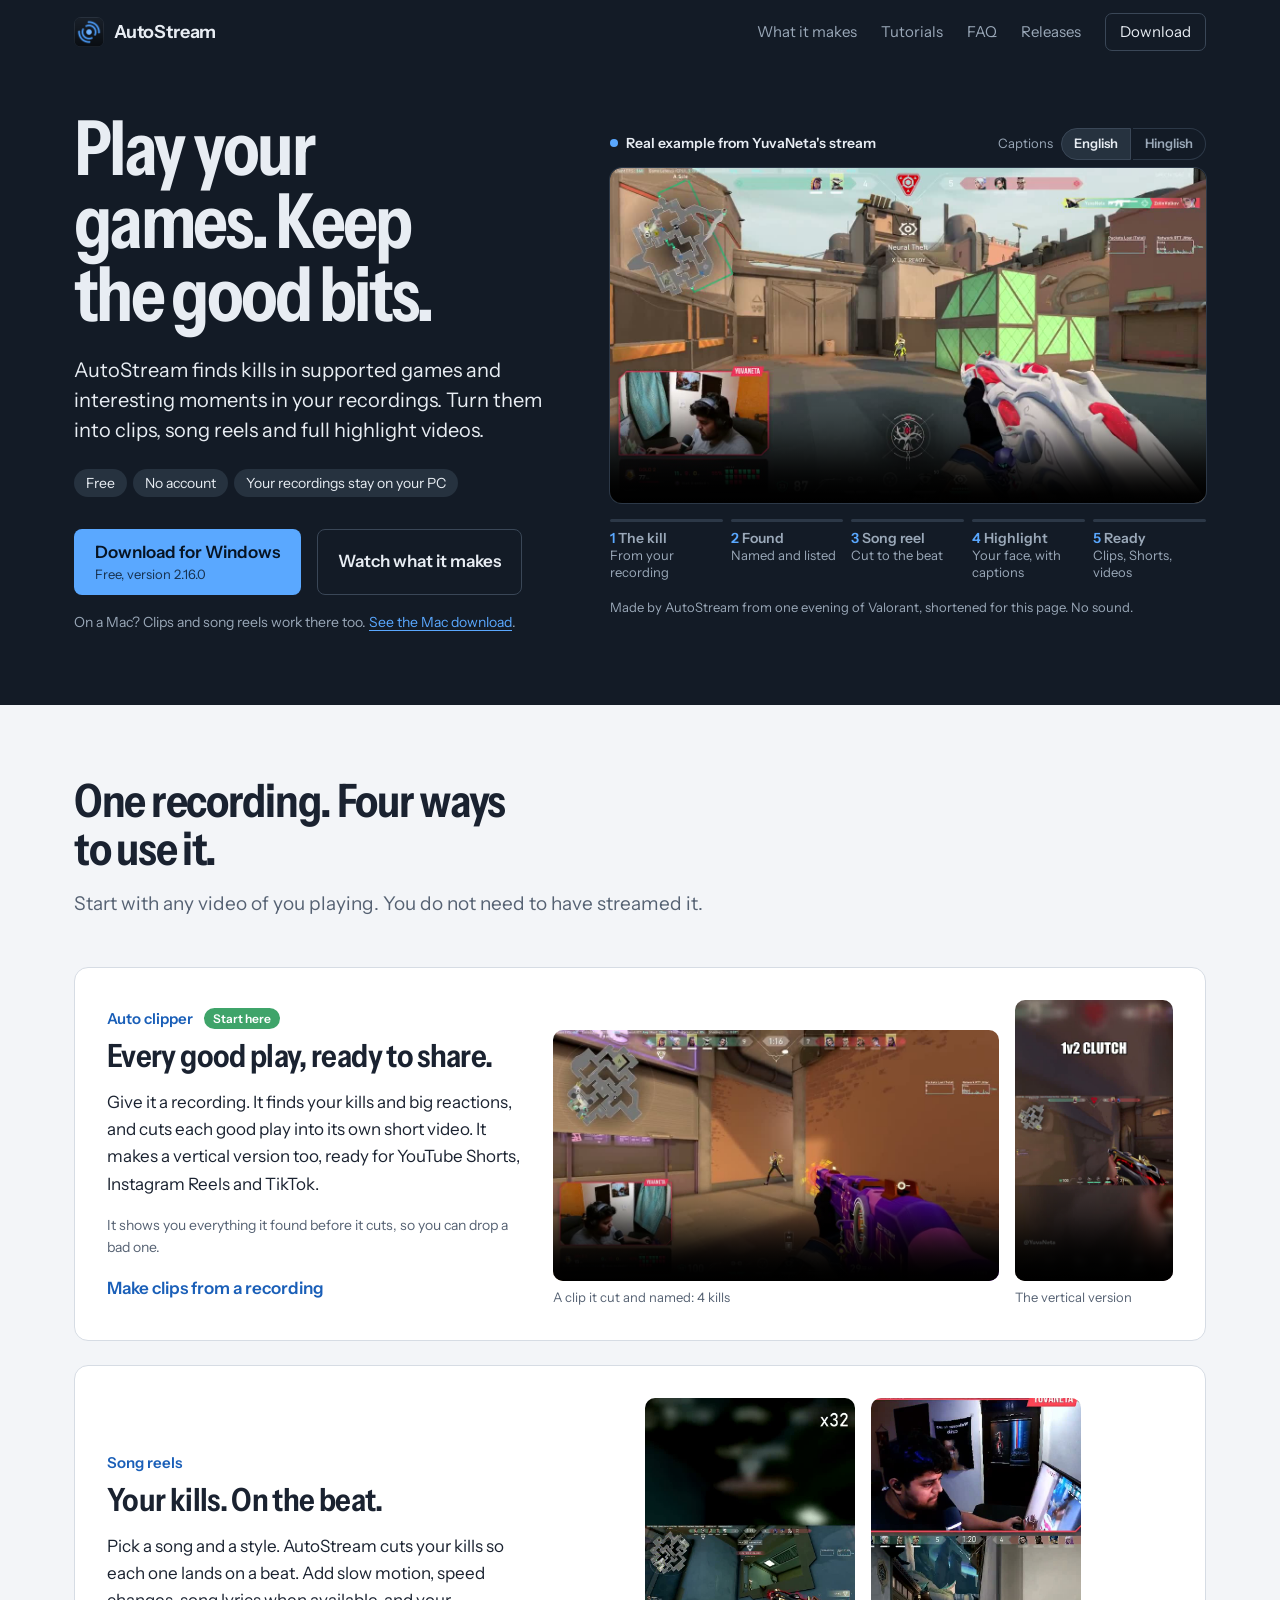
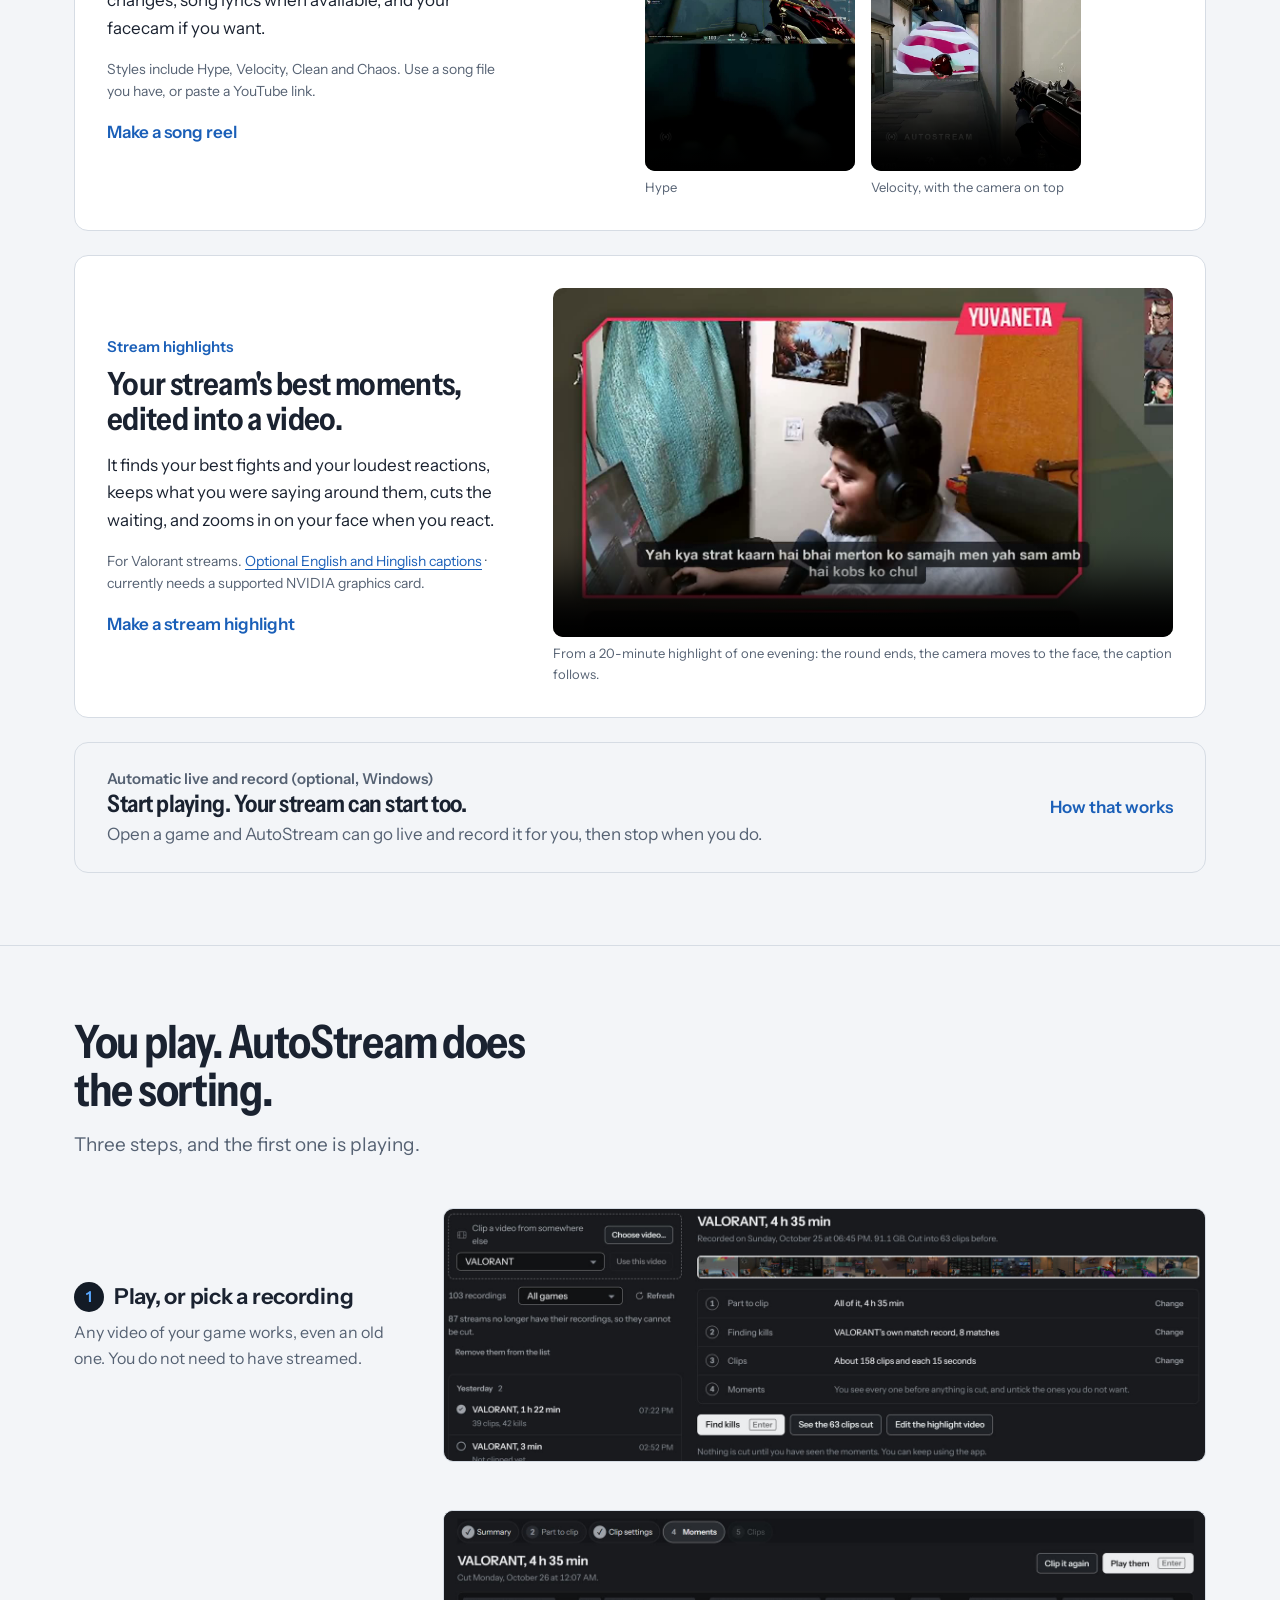
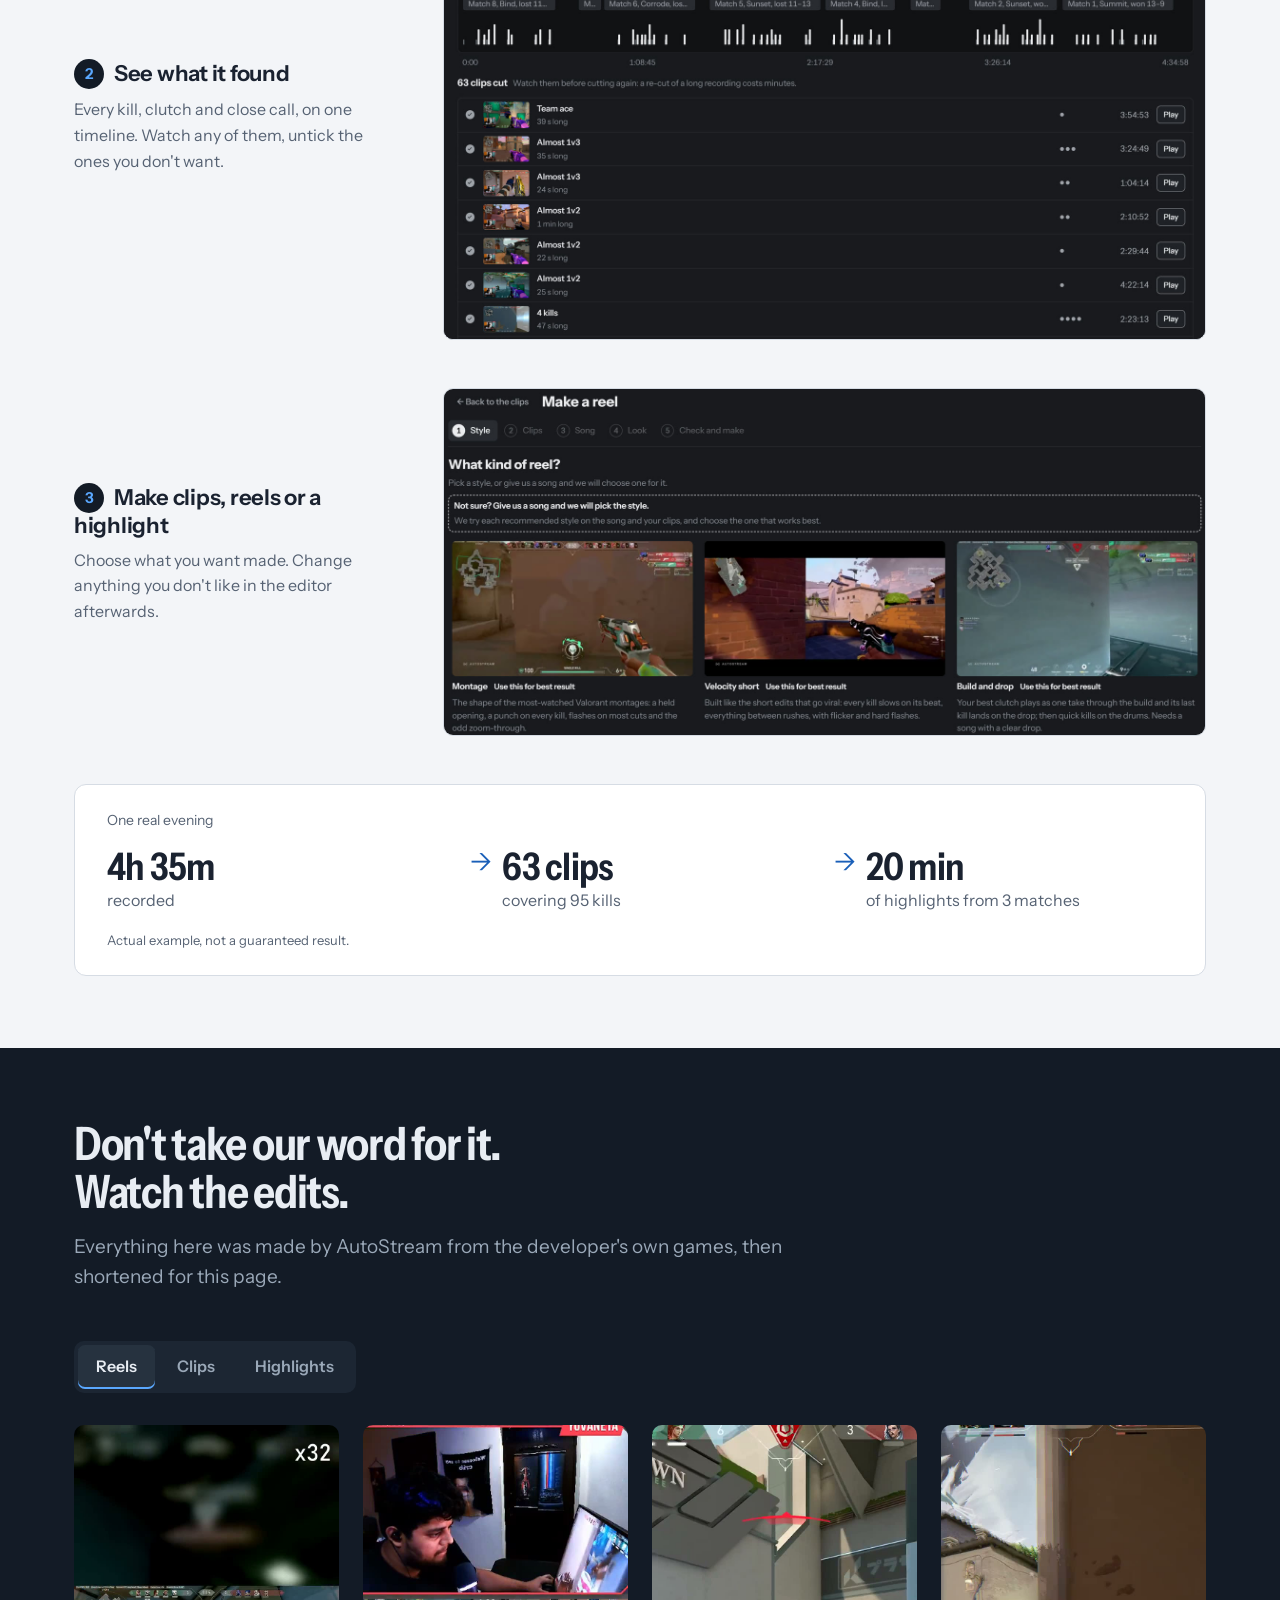
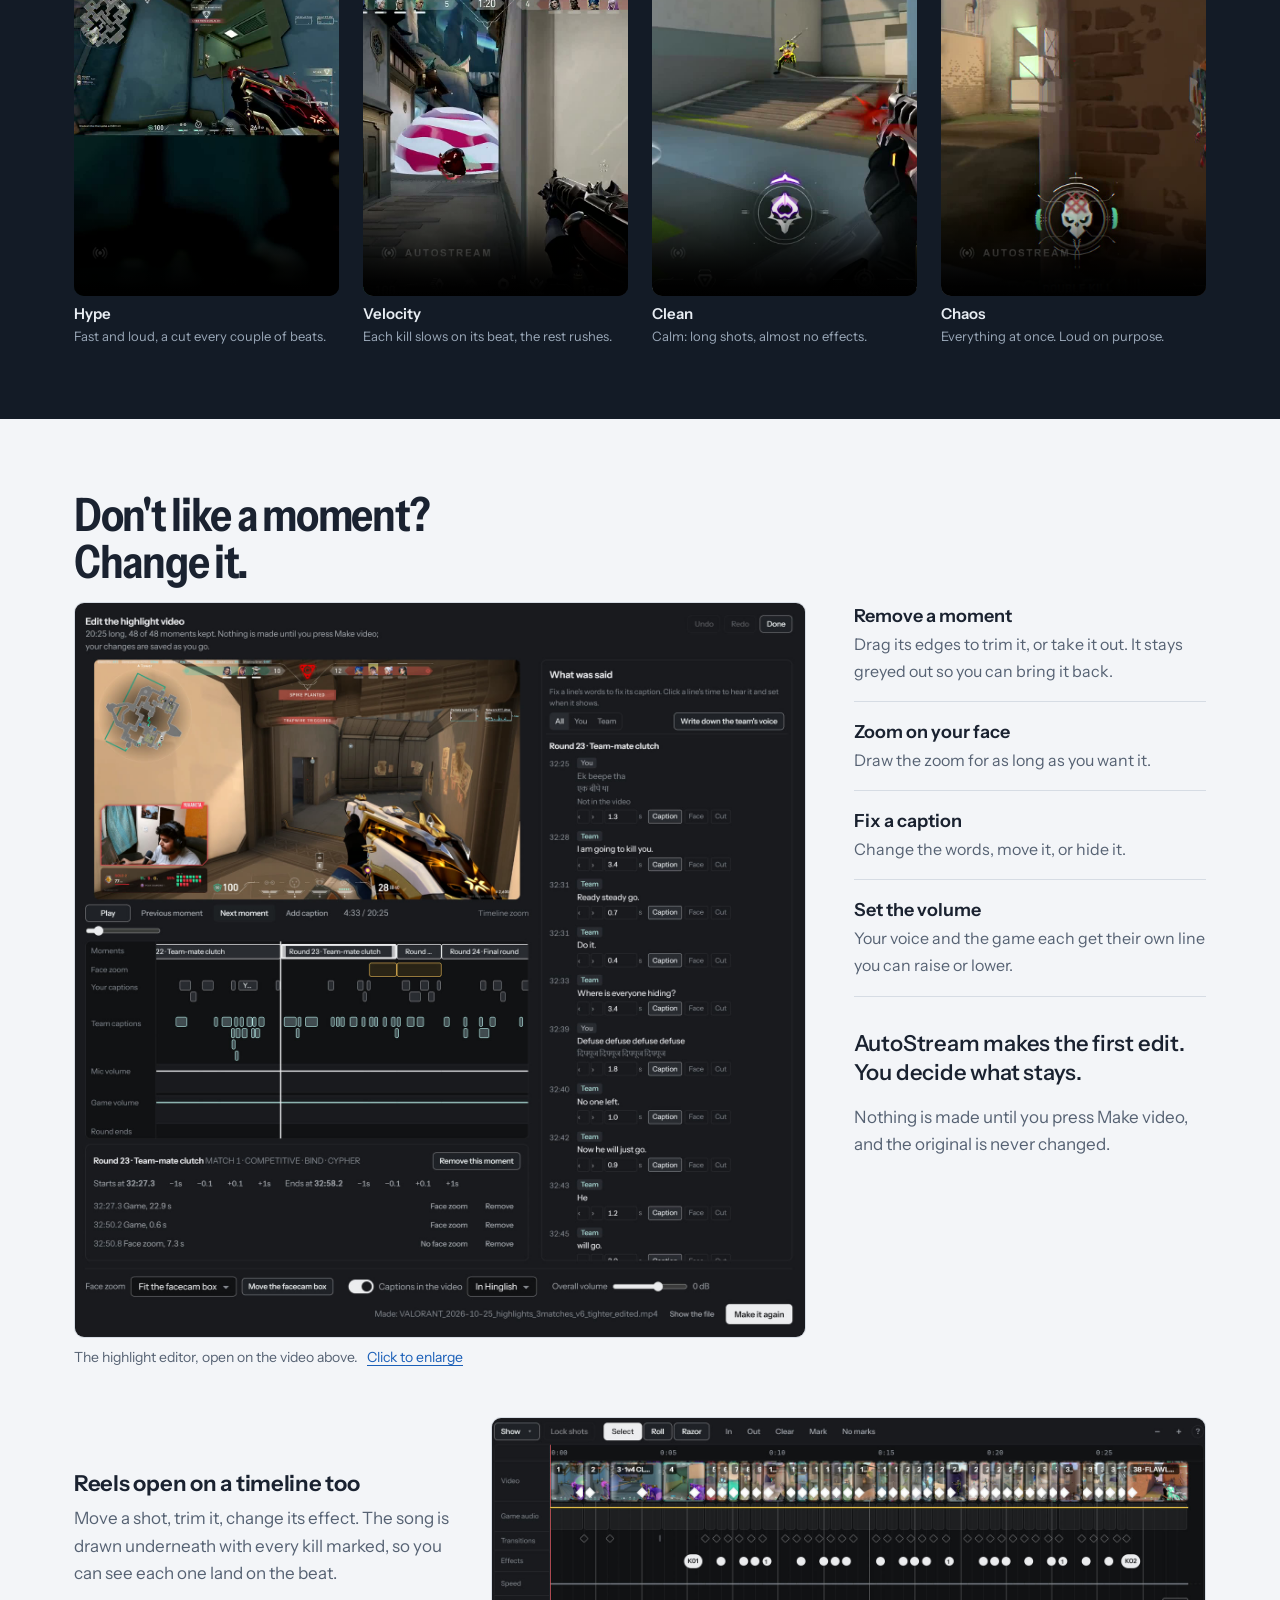
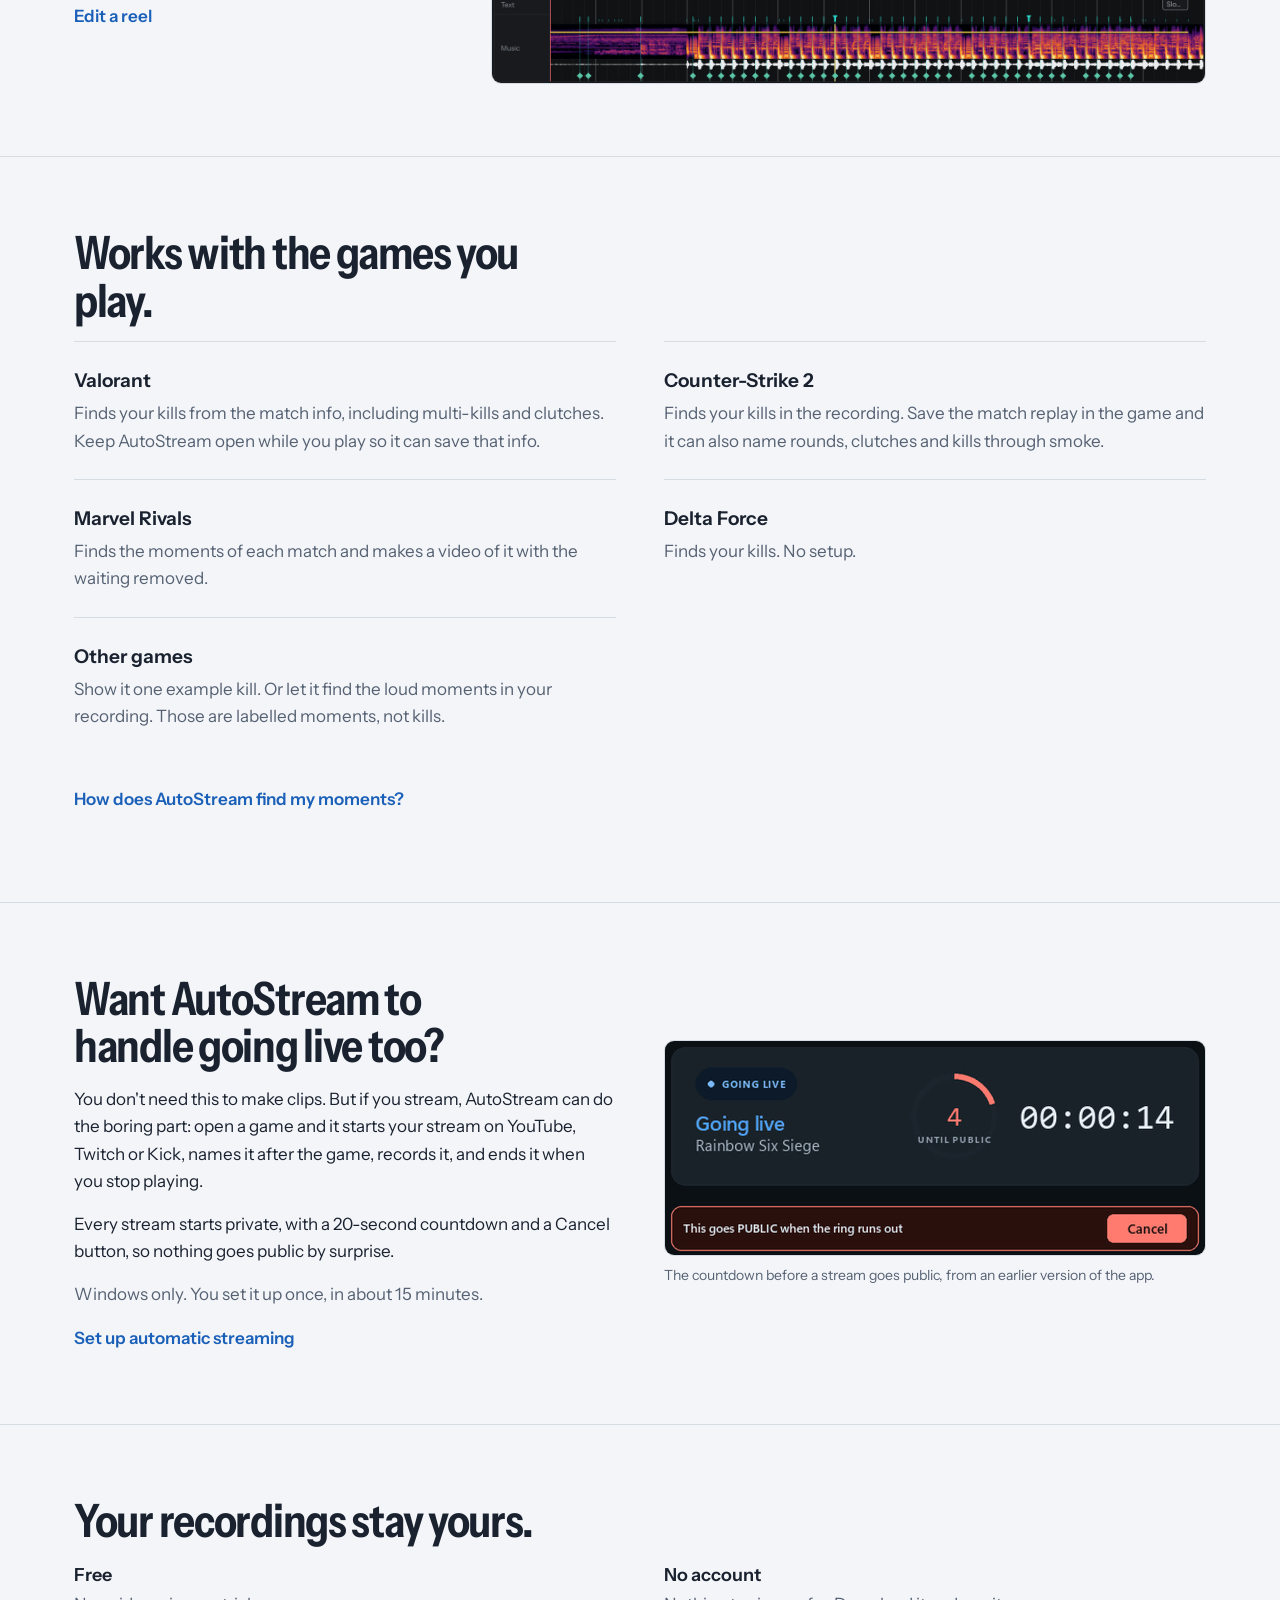
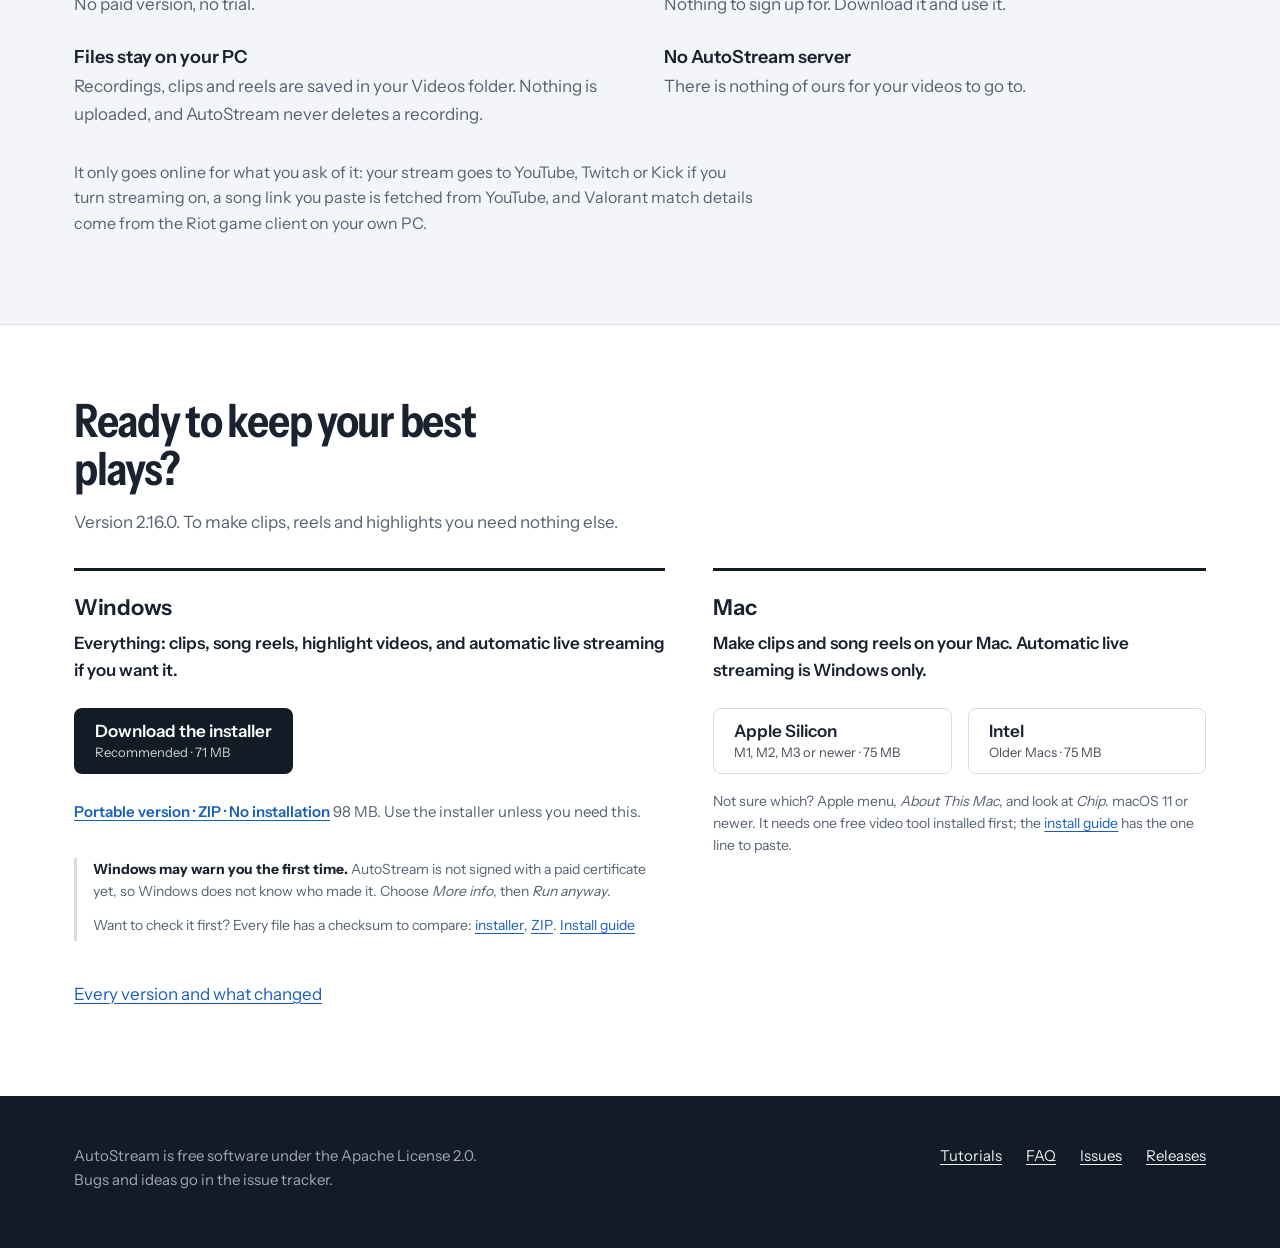
<file: docs/index.html>
<!DOCTYPE html>
<html lang="en">
<head>
<meta charset="utf-8">
<script>document.documentElement.classList.add('js')</script>
<meta name="viewport" content="width=device-width, initial-scale=1">
<title>AutoStream: turn your gaming recordings into clips, reels and highlight videos</title>
<meta name="description" content="Free app for gamers. Give it a recording and it finds your kills and reactions, cuts them into clips and Shorts, makes song reels and edits whole streams into highlight videos. No account. Your recordings stay on your PC.">
<meta property="og:title" content="AutoStream: play your games, keep the good bits">
<meta property="og:description" content="Finds your kills and reactions, cuts them into clips, and turns your best moments into reels and highlight videos. Free.">
<meta property="og:image" content="media/hero.jpg">
<link rel="icon" href="assets/autostream.ico">
<link rel="stylesheet" href="assets/style.css">
<script data-goatcounter="https://getautostream.goatcounter.com/count" async src="https://gc.zgo.at/count.js"></script>
</head>
<body>
<a class="skip" href="#main">Skip to content</a>

<header class="top">
  <div class="wrap">
    <a class="brand" href="./"><img src="assets/logo.png" alt="" width="30" height="30">AutoStream</a>
    <a class="nav-get nav-get-m" href="#download">Download</a>
    <button class="menu-btn" type="button" aria-expanded="false" aria-controls="site-nav"><span class="bars" aria-hidden="true"></span><span class="sr">Menu</span></button>
    <nav id="site-nav" aria-label="Site">
      <a href="#makes">What it makes</a>
      <a href="tutorials/">Tutorials</a>
      <a href="faq.html">FAQ</a>
      <a class="nav-gh" href="https://github.com/hardikneeravsharma/autostream-site/releases">Releases</a>
      <a class="nav-get" href="#download">Download</a>
    </nav>
  </div>
</header>

<div class="hero">
  <div class="wrap">
    <div class="hero-copy">
      <h1>Play your games. Keep the good bits.</h1>
      <p class="lede">AutoStream finds kills in supported games and interesting moments in your recordings. Turn them
        into clips, song reels and full highlight videos.</p>
    </div>

    <figure class="showreel">
      <div class="reel-top">
        <p class="real">Real example from YuvaNeta's stream</p>
        <div class="caplang" role="group" aria-label="Caption language">
          <span aria-hidden="true">Captions</span>
          <button type="button" data-lang="en" aria-pressed="true">English</button>
          <button type="button" data-lang="hi" aria-pressed="false">Hinglish</button>
        </div>
      </div>
      <div class="frame">
        <video id="showreel" data-loop data-stages="0,3,5,7.97,11.97" src="media/hero.mp4" poster="media/hero.jpg"
               muted loop playsinline autoplay preload="metadata" width="1280" height="720"
               aria-label="One evening of Valorant going through AutoStream: a kill from the recording, the list of moments it found, two song reels, the highlight video zoomed in on the player's face with a caption, and the finished clips and video"></video>
        <!-- what was said at that moment of the stream, in the app's own two caption languages -->
        <p class="cap" hidden></p>
        <span hidden data-line data-at="8.23,10.67" data-en="Bro, leave the one who wants to surrender,"
              data-hi="Jisko sarendar karna chod ke chale jo koi dikrat nahin hai"></span>
        <span hidden data-line data-at="10.67,12.0" data-en="We will play 4v5, okay" data-hi="4v5 khel lenge, okay"></span>
      </div>
      <ol class="stages" aria-label="What you are watching">
        <li><b>The kill</b><span>From your recording</span></li>
        <li><b>Found</b><span>Named and listed</span></li>
        <li><b>Song reel</b><span>Cut to the beat</span></li>
        <li><b>Highlight</b><span>Your face, with captions</span></li>
        <li><b>Ready</b><span>Clips, Shorts, videos</span></li>
      </ol>
      <figcaption>Made by AutoStream from one evening of Valorant, shortened for this page. No sound.</figcaption>
    </figure>

    <div class="hero-get">
      <ul class="promises" aria-label="The basics">
        <li>Free</li><li>No account</li><li>Your recordings stay on your PC</li>
      </ul>
      <div class="get">
        <a class="btn btn-main" data-asset="win-setup" href="https://github.com/hardikneeravsharma/autostream-site/releases/latest">
          Download for Windows <small>Free, version <span data-version>2.16.0</span></small></a>
        <a class="btn btn-alt" href="#watch">Watch what it makes</a>
      </div>
      <p class="fine">On a Mac? Clips and song reels work there too. <a href="#download">See the Mac download</a>.</p>
    </div>
  </div>
</div>

<main id="main">

<section id="makes">
  <div class="wrap">
    <h2>One recording. Four ways to use it.</h2>
    <p class="intro">Start with any video of you playing. You do not need to have streamed it.</p>

    <div class="uses">
      <article class="use">
        <div>
          <p class="what">Auto clipper <span class="start">Start here</span></p>
          <h3>Every good play, ready to share.</h3>
          <p>Give it a recording. It finds your kills and big reactions, and cuts each good play into its own short
            video. It makes a vertical version too, ready for YouTube Shorts, Instagram Reels and TikTok.</p>
          <p class="note">It shows you everything it found before it cuts, so you can drop a bad one.</p>
          <a class="more" href="tutorials/clips.html">Make clips from a recording</a>
        </div>
        <div class="media-clips">
          <figure class="vid wide">
            <video data-loop data-src="media/clip-4kills.mp4" poster="media/clip-4kills.jpg" muted loop playsinline preload="none"
                   width="960" height="540" aria-label="A clip AutoStream cut: four kills in one round of Valorant"></video>
            <figcaption>A clip it cut and named: 4 kills</figcaption>
          </figure>
          <figure class="vid tall">
            <video data-loop data-src="media/clip-vertical.mp4" poster="media/clip-vertical.jpg" muted loop playsinline preload="none"
                   width="720" height="1280" aria-label="The tall version of a clip, captioned 1v2 clutch"></video>
            <figcaption>The vertical version</figcaption>
          </figure>
        </div>
      </article>

      <article class="use">
        <div>
          <p class="what">Song reels</p>
          <h3>Your kills. On the beat.</h3>
          <p>Pick a song and a style. AutoStream cuts your kills so each one lands on a beat. Add slow motion, speed
            changes, song lyrics when available, and your facecam if you want.</p>
          <p class="note">Styles include Hype, Velocity, Clean and Chaos. Use a song file you have, or paste a YouTube link.</p>
          <a class="more" href="tutorials/reels.html">Make a song reel</a>
        </div>
        <div class="media-reels">
          <figure class="vid tall">
            <video data-loop data-src="media/reel-hype.mp4" poster="media/reel-hype.jpg" muted loop playsinline preload="none"
                   width="720" height="1280" aria-label="A Hype style reel: fast cuts, a kill counter, the game over a blurred copy of itself"></video>
            <figcaption>Hype</figcaption>
          </figure>
          <figure class="vid tall">
            <video data-loop data-src="media/reel-velocity.mp4" poster="media/reel-velocity.jpg" muted loop playsinline preload="none"
                   width="720" height="1280" aria-label="A Velocity style reel with the player's camera above the game"></video>
            <figcaption>Velocity, with the camera on top</figcaption>
          </figure>
        </div>
      </article>

      <article class="use">
        <div>
          <p class="what">Stream highlights</p>
          <h3>Your stream's best moments, edited into a video.</h3>
          <p>It finds your best fights and your loudest reactions, keeps what you were saying around them, cuts the
            waiting, and zooms in on your face when you react.</p>
          <p class="note">For Valorant streams.
            <a href="tutorials/highlights.html#captions">Optional English and Hinglish captions</a> · currently needs a
            supported NVIDIA graphics card.</p>
          <a class="more" href="tutorials/highlights.html">Make a stream highlight</a>
        </div>
        <figure class="vid wide">
          <video data-loop data-src="media/highlight.mp4" poster="media/highlight.jpg" muted loop playsinline preload="none"
                 width="1280" height="720" aria-label="A stretch of a stream highlight: a round is lost, then the picture zooms onto the player's face with a Hinglish caption"></video>
          <figcaption>From a 20-minute highlight of one evening: the round ends, the camera moves to the face, the caption follows.</figcaption>
        </figure>
      </article>

      <article class="use small">
        <div>
          <p class="what">Automatic live and record <span class="muted">(optional, Windows)</span></p>
          <h3>Start playing. Your stream can start too.</h3>
          <p>Open a game and AutoStream can go live and record it for you, then stop when you do.</p>
        </div>
        <a class="more" href="#live">How that works</a>
      </article>
    </div>
  </div>
</section>

<section>
  <div class="wrap">
    <h2>You play. AutoStream does the sorting.</h2>
    <p class="intro">Three steps, and the first one is playing.</p>
    <ol class="steps3">
      <li>
        <div><h3>Play, or pick a recording</h3>
        <p>Any video of your game works, even an old one. You do not need to have streamed.</p></div>
        <img class="shot" src="media/app-summary.jpg" width="1600" height="530" loading="lazy"
             alt="AutoStream's Clips page with a 4 hour 35 minute Valorant recording picked, and a button to choose any other video">
      </li>
      <li>
        <div><h3>See what it found</h3>
        <p>Every kill, clutch and close call, on one timeline. Watch any of them, untick the ones you don't want.</p></div>
        <img class="shot crop" src="media/app-moments.jpg" width="1600" height="1128" loading="lazy"
             alt="The moments AutoStream found in the recording: a timeline of kills across eight matches and a list named Team ace, Almost 1v3, 4 kills, Last alive">
      </li>
      <li>
        <div><h3>Make clips, reels or a highlight</h3>
        <p>Choose what you want made. Change anything you don't like in the editor afterwards.</p></div>
        <img class="shot" src="media/app-styles.jpg" width="1600" height="728" loading="lazy"
             alt="The reel maker's first step: pick a style, with a preview of each one">
      </li>
    </ol>
    <div class="example">
      <p class="label">One real evening</p>
      <div class="flow">
        <p><b>4h 35m</b><span>recorded</span></p>
        <p><b>63 clips</b><span>covering 95 kills</span></p>
        <p><b>20 min</b><span>of highlights from 3 matches</span></p>
      </div>
      <p class="fine">Actual example, not a guaranteed result.</p>
    </div>
  </div>
</section>

<section class="ink" id="watch">
  <div class="wrap">
    <h2>Don't take our word for it. Watch the edits.</h2>
    <p class="intro">Everything here was made by AutoStream from the developer's own games, then shortened for this page.</p>
    <div class="tabs" role="tablist" aria-label="Examples">
      <button type="button" role="tab" id="tab-reels" aria-controls="panel-reels" aria-selected="true">Reels</button>
      <button type="button" role="tab" id="tab-clips" aria-controls="panel-clips" aria-selected="false" tabindex="-1">Clips</button>
      <button type="button" role="tab" id="tab-highlights" aria-controls="panel-highlights" aria-selected="false" tabindex="-1">Highlights</button>
    </div>

    <div class="panel" id="panel-reels" role="tabpanel" aria-labelledby="tab-reels">
      <div class="wall reels">
        <figure class="vid tall">
          <video data-loop data-src="media/reel-hype.mp4" poster="media/reel-hype.jpg" muted loop playsinline preload="none" width="720" height="1280"
                 aria-label="Hype style reel"></video>
          <figcaption><b>Hype</b>Fast and loud, a cut every couple of beats.</figcaption>
        </figure>
        <figure class="vid tall">
          <video data-loop data-src="media/reel-velocity.mp4" poster="media/reel-velocity.jpg" muted loop playsinline preload="none" width="720" height="1280"
                 aria-label="Velocity style reel with the player's camera"></video>
          <figcaption><b>Velocity</b>Each kill slows on its beat, the rest rushes.</figcaption>
        </figure>
        <figure class="vid tall">
          <video data-loop data-src="media/reel-clean.mp4" poster="media/reel-clean.jpg" muted loop playsinline preload="none" width="720" height="1280"
                 aria-label="Clean style reel: long shots, almost no effects"></video>
          <figcaption><b>Clean</b>Calm: long shots, almost no effects.</figcaption>
        </figure>
        <figure class="vid tall">
          <video data-loop data-src="media/reel-chaos.mp4" poster="media/reel-chaos.jpg" muted loop playsinline preload="none" width="720" height="1280"
                 aria-label="Chaos style reel: many fast cuts and flashes"></video>
          <figcaption><b>Chaos</b>Everything at once. Loud on purpose.</figcaption>
        </figure>
      </div>
    </div>

    <div class="panel" id="panel-clips" role="tabpanel" aria-labelledby="tab-clips" hidden>
      <div class="wall clips">
        <figure class="vid wide">
          <video data-loop data-src="media/clip-3k.mp4" poster="media/clip-3k.jpg" muted loop playsinline preload="none" width="960" height="540"
                 aria-label="Clip: three kills in five seconds"></video>
          <figcaption><b>3 kills in 5 seconds</b>Named by AutoStream</figcaption>
        </figure>
        <figure class="vid wide">
          <video data-loop data-src="media/clip-lastalive.mp4" poster="media/clip-lastalive.jpg" muted loop playsinline preload="none" width="960" height="540"
                 aria-label="Clip: last alive against four"></video>
          <figcaption><b>Last alive, 1 against 4</b>It counts who was still alive</figcaption>
        </figure>
        <figure class="vid wide">
          <video data-loop data-src="media/clip-4kills.mp4" poster="media/clip-4kills.jpg" muted loop playsinline preload="none" width="960" height="540"
                 aria-label="Clip: four kills in a round"></video>
          <figcaption><b>4 kills</b>One round, start to finish</figcaption>
        </figure>
        <figure class="vid wide">
          <video data-loop data-src="media/clip-cs2.mp4" poster="media/clip-cs2.jpg" muted loop playsinline preload="none" width="960" height="540"
                 aria-label="Counter-Strike 2 clip: two kills in one round"></video>
          <figcaption><b>Counter-Strike 2: 2 kills</b>Found in the recording</figcaption>
        </figure>
        <figure class="vid tall">
          <video data-loop data-src="media/clip-vertical.mp4" poster="media/clip-vertical.jpg" muted loop playsinline preload="none" width="720" height="1280"
                 aria-label="Vertical version of a clip with a caption"></video>
          <figcaption><b>Vertical version</b>Captioned, ready for Shorts</figcaption>
        </figure>
      </div>
    </div>

    <div class="panel" id="panel-highlights" role="tabpanel" aria-labelledby="tab-highlights" hidden>
      <div class="wall highlight">
        <figure class="vid wide">
          <video data-loop data-src="media/highlight.mp4" poster="media/highlight.jpg" muted loop playsinline preload="none" width="1280" height="720"
                 aria-label="Stream highlight: gameplay with a caption, the round result, then the face camera filling the screen with a caption"></video>
        </figure>
        <div>
          <h3>Three matches, 20 minutes</h3>
          <p class="muted">Made from the 4 h 35 min recording above. It keeps whole fights rather than lone kills, cuts the
            time spent waiting, and moves to your face when you are dead and talking. The captions are what was
            said, written the way it was said.</p>
          <p><a href="tutorials/highlight-editor.html">Change any of it in the editor</a></p>
        </div>
      </div>
      <div class="wall highlight second">
        <figure class="vid wide">
          <video data-loop data-src="media/highlight-rivals.mp4" poster="media/highlight-rivals.jpg" muted loop playsinline preload="none" width="960" height="540"
                 aria-label="Marvel Rivals match highlight: a title card naming the hero, the map and the win, then the fights"></video>
        </figure>
        <div>
          <h3>Marvel Rivals: one match, the fights only</h3>
          <p class="muted">Each match becomes its own video with the waiting cut out, plus a short highlight like this
            one: a title, then only the fights.</p>
        </div>
      </div>
    </div>
  </div>
</section>

<section>
  <div class="wrap">
    <h2>Don't like a moment? Change it.</h2>
    <div class="editor">
      <figure>
        <a class="zoom" href="media/app-editor-full.jpg"><img class="shot" src="media/app-editor.jpg" width="1600" height="1610" loading="lazy"
             alt="The highlight editor: the video on top, a row of moments, face zooms, captions and volume underneath, and everything that was said on the right"></a>
        <figcaption>The highlight editor, open on the video above. <a class="zoom zoom-hint" href="media/app-editor-full.jpg">Click to enlarge</a></figcaption>
      </figure>
      <div>
        <ul class="changes">
          <li><b>Remove a moment</b><span>Drag its edges to trim it, or take it out. It stays greyed out so you can bring it back.</span></li>
          <li><b>Zoom on your face</b><span>Draw the zoom for as long as you want it.</span></li>
          <li><b>Fix a caption</b><span>Change the words, move it, or hide it.</span></li>
          <li><b>Set the volume</b><span>Your voice and the game each get their own line you can raise or lower.</span></li>
        </ul>
        <p class="firstcut">AutoStream makes the first edit. You decide what stays.</p>
        <p class="muted">Nothing is made until you press Make video, and the original is never changed.</p>
      </div>
    </div>
    <div class="also">
      <div>
        <h3>Reels open on a timeline too</h3>
        <p class="muted">Move a shot, trim it, change its effect. The song is drawn underneath with every kill marked, so
          you can see each one land on the beat.</p>
        <a class="more" href="tutorials/reels.html">Edit a reel</a>
      </div>
      <img class="shot" src="media/app-timeline.jpg" width="1600" height="596" loading="lazy"
           alt="A reel's timeline: shots in a row with their kills marked, effects, and the song drawn as a colourful picture of its sound with every beat marked">
    </div>
  </div>
</section>

<section>
  <div class="wrap">
    <h2>Works with the games you play.</h2>
    <dl class="games">
      <div><dt>Valorant</dt>
        <dd>Finds your kills from the match info, including multi-kills and clutches. Keep AutoStream open while you
          play so it can save that info.</dd></div>
      <div><dt>Counter-Strike 2</dt>
        <dd>Finds your kills in the recording. Save the match replay in the game and it can also name rounds,
          clutches and kills through smoke.</dd></div>
      <div><dt>Marvel Rivals</dt>
        <dd>Finds the moments of each match and makes a video of it with the waiting removed.</dd></div>
      <div><dt>Delta Force</dt>
        <dd>Finds your kills. No setup.</dd></div>
      <div><dt>Other games</dt>
        <dd>Show it one example kill. Or let it find the loud moments in your recording. Those are labelled
          moments, not kills.</dd></div>
    </dl>
    <p style="margin-top: var(--s5)"><a class="more" href="tutorials/clips.html#how-it-finds">How does AutoStream find my moments?</a></p>
  </div>
</section>

<section id="live">
  <div class="wrap split">
    <div>
      <h2>Want AutoStream to handle going live too?</h2>
      <p>You don't need this to make clips. But if you stream, AutoStream can do the boring part: open a game and it
        starts your stream on YouTube, Twitch or Kick, names it after the game, records it, and ends it when you stop
        playing.</p>
      <p>Every stream starts private, with a 20-second countdown and a Cancel button, so nothing goes public by
        surprise.</p>
      <p class="muted">Windows only. You set it up once, in about 15 minutes.</p>
      <a class="more" href="tutorials/streaming.html">Set up automatic streaming</a>
    </div>
    <figure>
      <img class="shot" src="media/app-countdown.jpg" width="1060" height="420" loading="lazy"
           alt="AutoStream holding a new stream private: a ring counting down 4 seconds until public, and a Cancel button">
      <figcaption>The countdown before a stream goes public, from an earlier version of the app.</figcaption>
    </figure>
  </div>
</section>

<section>
  <div class="wrap">
    <h2>Your recordings stay yours.</h2>
    <ul class="points">
      <li><b>Free</b><span>No paid version, no trial.</span></li>
      <li><b>No account</b><span>Nothing to sign up for. Download it and use it.</span></li>
      <li><b>Files stay on your PC</b><span>Recordings, clips and reels are saved in your Videos folder. Nothing is
        uploaded, and AutoStream never deletes a recording.</span></li>
      <li><b>No AutoStream server</b><span>There is nothing of ours for your videos to go to.</span></li>
    </ul>
    <p class="online">It only goes online for what you ask of it: your stream goes to YouTube, Twitch or Kick if you
      turn streaming on, a song link you paste is fetched from YouTube, and Valorant match details come from the Riot
      game client on your own PC.</p>
  </div>
</section>

<section class="download paper" id="download">
  <div class="wrap">
    <h2>Ready to keep your best plays?</h2>
    <p class="muted">Version <span data-version>2.16.0</span>. To make clips, reels and highlights you need nothing else.</p>
    <div class="platforms">
      <div class="platform">
        <h3>Windows</h3>
        <p class="does">Everything: clips, song reels, highlight videos, and automatic live streaming if you want it.</p>
        <div class="get">
          <a class="btn btn-main" data-asset="win-setup" href="https://github.com/hardikneeravsharma/autostream-site/releases/latest">
            Download the installer <small>Recommended · <span data-size>71 MB</span></small></a>
        </div>
        <p class="alt-get"><a data-asset="win-zip" href="https://github.com/hardikneeravsharma/autostream-site/releases/latest">Portable
          version · ZIP · No installation</a> <span><span data-size>98 MB</span>. Use the installer unless you need this.</span></p>
        <div class="trust">
          <p><b>Windows may warn you the first time.</b> AutoStream is not signed with a paid certificate yet, so
            Windows does not know who made it. Choose <em>More info</em>, then <em>Run anyway</em>.</p>
          <p>Want to check it first? Every file has a checksum to compare:
            <a data-sum="win-setup" href="https://github.com/hardikneeravsharma/autostream-site/releases/latest">installer</a>,
            <a data-sum="win-zip" href="https://github.com/hardikneeravsharma/autostream-site/releases/latest">ZIP</a>.
            <a href="tutorials/install.html">Install guide</a></p>
        </div>
      </div>
      <div class="platform">
        <h3>Mac</h3>
        <p class="does">Make clips and song reels on your Mac. Automatic live streaming is Windows only.</p>
        <div class="get mac">
          <a class="btn btn-alt" data-asset="mac-arm" href="https://github.com/hardikneeravsharma/autostream-site/releases/latest">
            Apple Silicon <small>M1, M2, M3 or newer · <span data-size>75 MB</span></small></a>
          <a class="btn btn-alt" data-asset="mac-intel" href="https://github.com/hardikneeravsharma/autostream-site/releases/latest">
            Intel <small>Older Macs · <span data-size>75 MB</span></small></a>
        </div>
        <p class="checks">Not sure which? Apple menu, <em>About This Mac</em>, and look at <em>Chip</em>. macOS 11 or
          newer. It needs one free video tool installed first; the <a href="tutorials/install.html#mac">install
          guide</a> has the one line to paste.</p>
      </div>
    </div>
    <p style="margin-top: var(--s5)"><a href="https://github.com/hardikneeravsharma/autostream-site/releases">Every version and what changed</a></p>
  </div>
</section>

</main>

<footer class="site">
  <div class="wrap">
    <div>
      <p>AutoStream is free software under the Apache License 2.0. Bugs and ideas go
        in the issue tracker.</p>
    </div>
    <ul>
      <li><a href="tutorials/">Tutorials</a></li>
      <li><a href="faq.html">FAQ</a></li>
      <li><a href="https://github.com/hardikneeravsharma/autostream-site/issues">Issues</a></li>
      <li><a href="https://github.com/hardikneeravsharma/autostream-site/releases">Releases</a></li>
    </ul>
  </div>
</footer>
<script src="assets/site.js" defer></script>
</body>
</html>
</file>
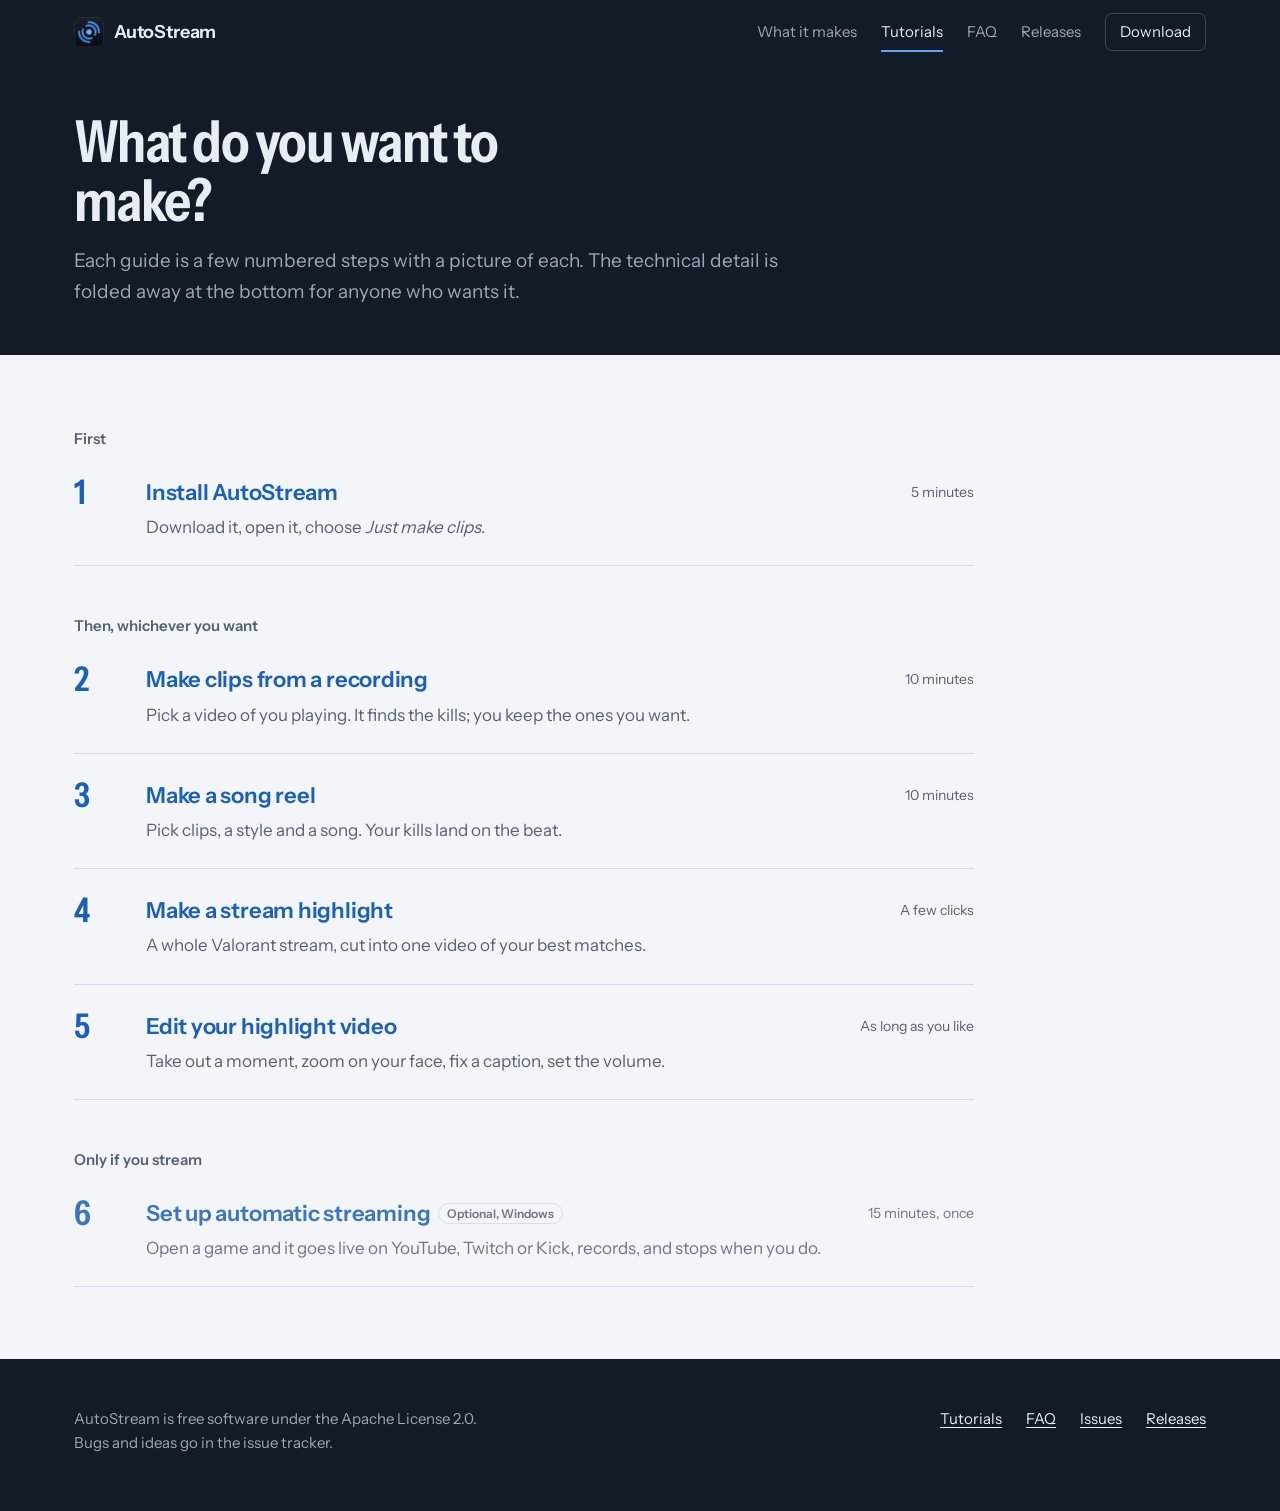
<file: docs/tutorials/index.html>
<!DOCTYPE html>
<html lang="en">
<head>
<meta charset="utf-8">
<script>document.documentElement.classList.add('js')</script>
<meta name="viewport" content="width=device-width, initial-scale=1">
<title>Tutorials | AutoStream</title>
<meta name="description" content="Short step-by-step guides: install AutoStream, make clips from a recording, make a song reel, make and edit a stream highlight, and set up automatic streaming.">
<link rel="icon" href="../assets/autostream.ico">
<link rel="stylesheet" href="../assets/style.css">
<script data-goatcounter="https://getautostream.goatcounter.com/count" async src="https://gc.zgo.at/count.js"></script>
</head>
<body>
<a class="skip" href="#main">Skip to content</a>
<header class="top">
  <div class="wrap">
    <a class="brand" href="../"><img src="../assets/logo.png" alt="" width="30" height="30">AutoStream</a>
    <a class="nav-get nav-get-m" href="../#download">Download</a>
    <button class="menu-btn" type="button" aria-expanded="false" aria-controls="site-nav"><span class="bars" aria-hidden="true"></span><span class="sr">Menu</span></button>
    <nav id="site-nav" aria-label="Site">
      <a href="../#makes">What it makes</a>
      <a href="./" aria-current="page">Tutorials</a>
      <a href="../faq.html">FAQ</a>
      <a class="nav-gh" href="https://github.com/hardikneeravsharma/autostream-site/releases">Releases</a>
      <a class="nav-get" href="../#download">Download</a>
    </nav>
  </div>
</header>
<div class="page-head">
  <div class="wrap">
    <h1>What do you want to make?</h1>
    <p>Each guide is a few numbered steps with a picture of each. The technical detail is folded away at the bottom
      for anyone who wants it.</p>
  </div>
</div>
<main id="main">
  <section>
    <div class="wrap">
      <p class="course-head">First</p>
      <ol class="course">
        <li><div><a href="install.html">Install AutoStream</a><p>Download it, open it, choose <em>Just make clips</em>.</p></div><span class="time">5 minutes</span></li>
      </ol>
      <p class="course-head">Then, whichever you want</p>
      <ol class="course" start="2" style="counter-reset: c 1">
        <li><div><a href="clips.html">Make clips from a recording</a><p>Pick a video of you playing. It finds the kills; you keep the ones you want.</p></div><span class="time">10 minutes</span></li>
        <li><div><a href="reels.html">Make a song reel</a><p>Pick clips, a style and a song. Your kills land on the beat.</p></div><span class="time">10 minutes</span></li>
        <li><div><a href="highlights.html">Make a stream highlight</a><p>A whole Valorant stream, cut into one video of your best matches.</p></div><span class="time">A few clicks</span></li>
        <li><div><a href="highlight-editor.html">Edit your highlight video</a><p>Take out a moment, zoom on your face, fix a caption, set the volume.</p></div><span class="time">As long as you like</span></li>
      </ol>
      <p class="course-head">Only if you stream</p>
      <ol class="course" start="6" style="counter-reset: c 5">
        <li class="optional"><div><a href="streaming.html">Set up automatic streaming</a><span class="opt">Optional, Windows</span><p>Open a game and it goes live on YouTube, Twitch or Kick, records, and stops when you do.</p></div><span class="time">15 minutes, once</span></li>
      </ol>
    </div>
  </section>
</main>
<footer class="site">
  <div class="wrap">
    <div>
      <p>AutoStream is free software under the Apache License 2.0. Bugs and ideas go
        in the issue tracker.</p>
    </div>
    <ul>
      <li><a href="./">Tutorials</a></li>
      <li><a href="../faq.html">FAQ</a></li>
      <li><a href="https://github.com/hardikneeravsharma/autostream-site/issues">Issues</a></li>
      <li><a href="https://github.com/hardikneeravsharma/autostream-site/releases">Releases</a></li>
    </ul>
  </div>
</footer>
<script src="../assets/site.js" defer></script>
</body>
</html>
</file>
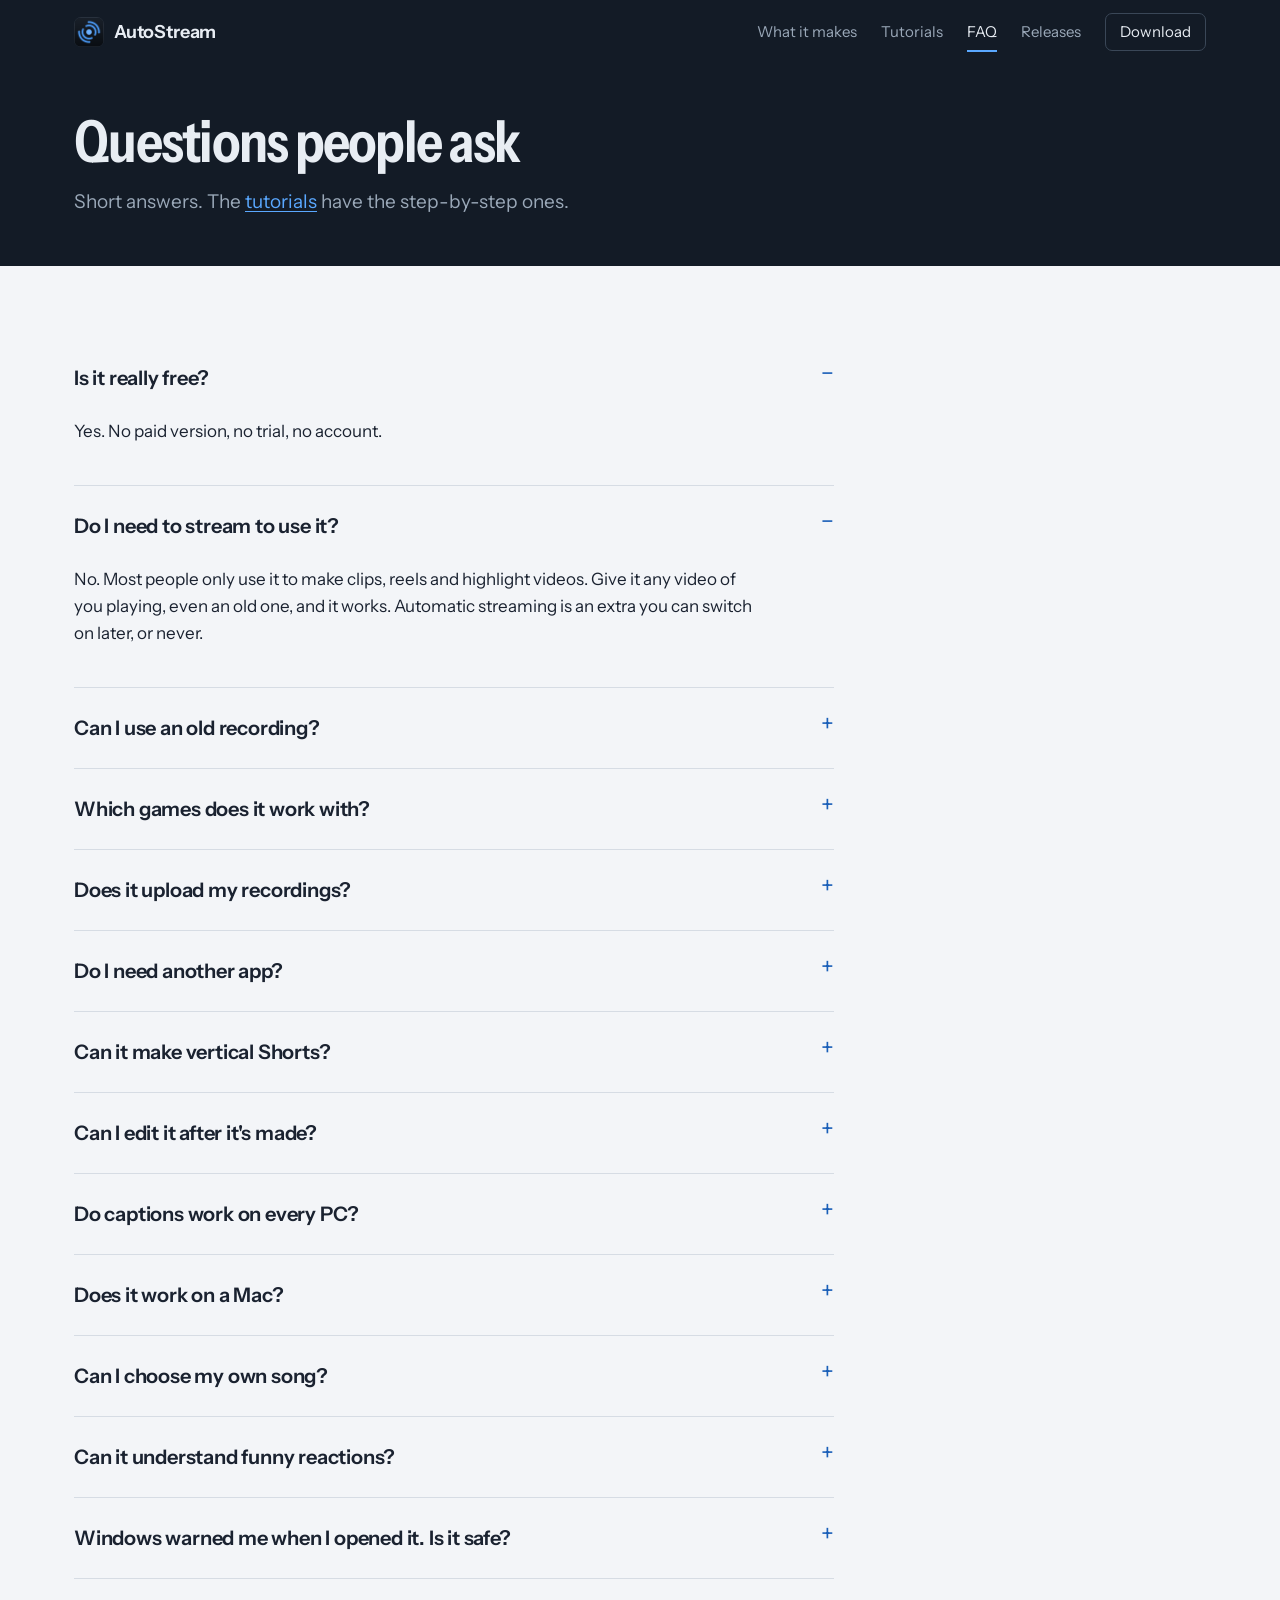
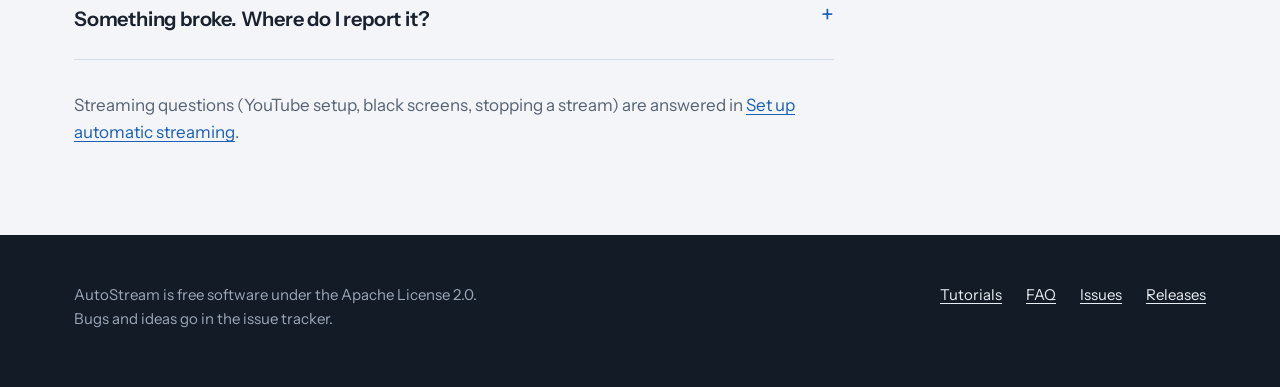
<file: docs/faq.html>
<!DOCTYPE html>
<html lang="en">
<head>
<meta charset="utf-8">
<script>document.documentElement.classList.add('js')</script>
<meta name="viewport" content="width=device-width, initial-scale=1">
<title>FAQ | AutoStream</title>
<meta name="description" content="Is AutoStream free? Do I need to stream to use it? Which games does it work with? Short answers about old recordings, games, clips, reels, highlight videos, captions and Mac.">
<link rel="icon" href="assets/autostream.ico">
<link rel="stylesheet" href="assets/style.css">
<script data-goatcounter="https://getautostream.goatcounter.com/count" async src="https://gc.zgo.at/count.js"></script>
</head>
<body>
<a class="skip" href="#main">Skip to content</a>
<header class="top">
  <div class="wrap">
    <a class="brand" href="./"><img src="assets/logo.png" alt="" width="30" height="30">AutoStream</a>
    <a class="nav-get nav-get-m" href="./#download">Download</a>
    <button class="menu-btn" type="button" aria-expanded="false" aria-controls="site-nav"><span class="bars" aria-hidden="true"></span><span class="sr">Menu</span></button>
    <nav id="site-nav" aria-label="Site">
      <a href="./#makes">What it makes</a>
      <a href="tutorials/">Tutorials</a>
      <a href="faq.html" aria-current="page">FAQ</a>
      <a class="nav-gh" href="https://github.com/hardikneeravsharma/autostream-site/releases">Releases</a>
      <a class="nav-get" href="./#download">Download</a>
    </nav>
  </div>
</header>
<div class="page-head">
  <div class="wrap">
    <h1>Questions people ask</h1>
    <p>Short answers. The <a href="tutorials/" style="color:var(--signal)">tutorials</a> have the step-by-step ones.</p>
  </div>
</div>
<main id="main">
  <section>
    <div class="wrap faq">
      <details open>
        <summary>Is it really free?</summary>
        <div class="a"><p>Yes. No paid version, no trial, no account.</p></div>
      </details>
      <details open>
        <summary>Do I need to stream to use it?</summary>
        <div class="a"><p>No. Most people only use it to make clips, reels and highlight videos. Give it any video of you
          playing, even an old one, and it works. Automatic streaming is an extra you can switch on later, or never.</p></div>
      </details>
      <details>
        <summary>Can I use an old recording?</summary>
        <div class="a"><p>Yes. Any video of you playing works, however old: a recording you made, or a stream
          you downloaded. Pick the file, drag the two handles to the part you
          want read, and it does the rest. You do not need to have had AutoStream open when you played.</p>
          <p>For Valorant, the most exact results use match info from the Riot game client. AutoStream saves it while
          you play, and can fetch your last twenty matches later. Without it, it reads the kills off the screen.</p></div>
      </details>
      <details>
        <summary>Which games does it work with?</summary>
        <div class="a">
          <p><b>Valorant</b>: kills from the match info, including multi-kills and clutches. Keep AutoStream open while you
            play so it can save that info.</p>
          <p><b>Counter-Strike 2</b>: kills from the recording. Save the match replay and it can also name rounds,
            clutches and kills through smoke.</p>
          <p><b>Marvel Rivals</b>: a video of each match with the waiting removed, plus a short highlight of its fights.</p>
          <p><b>Delta Force</b>: kills, with no setup.</p>
          <p><b>Any other game</b>: show it one example kill, which takes about a minute. Or let it find the loud
            moments in your audio. It calls those moments, not kills, because it cannot tell a kill from a death by
            sound.</p>
        </div>
      </details>
      <details>
        <summary>Does it upload my recordings?</summary>
        <div class="a"><p>No. Recordings, clips and reels are saved in your Videos folder and stay there. There is no
          AutoStream server for them to go to. Uploading is up to you.</p>
          <p>It only goes online for what you ask: your stream goes to YouTube, Twitch or Kick if you turn streaming on,
          a song link is fetched from YouTube, and Valorant match details come from the Riot game client on your own PC.</p></div>
      </details>
      <details>
        <summary>Do I need another app?</summary>
        <div class="a"><p>Not for clips, reels or highlights. AutoStream cuts video with a free tool called
          ffmpeg. On Windows it offers to install it for you the first time; on a Mac it is one line to paste.</p>
          <p>Only if you want AutoStream to go live for you does it need OBS, the free streaming app, and it sets OBS
          up itself. See <a href="tutorials/streaming.html">Set up automatic streaming</a>.</p></div>
      </details>
      <details>
        <summary>Can it make vertical Shorts?</summary>
        <div class="a"><p>Yes. Every clip can come with a tall 1080 by 1920 version, with a caption on it, ready for
          YouTube Shorts, Instagram Reels or TikTok. Song reels are tall by default.</p></div>
      </details>
      <details>
        <summary>Can I edit it after it's made?</summary>
        <div class="a"><p>Yes. Reels open on a timeline where you can move, trim and change every shot. Highlight
          videos open in an editor where you can remove moments, zoom on your face, fix captions and change the
          volume. Nothing is made again until you press the button, and the original is never changed.</p></div>
      </details>
      <details>
        <summary>Do captions work on every PC?</summary>
        <div class="a"><p>No. Captions are optional, and for now they need a Windows PC with a supported NVIDIA graphics card,
          plus a one-time download of a few gigabytes. AutoStream shows the size and asks before downloading.
          Everything else, including the highlight video itself, works without them.</p></div>
      </details>
      <details>
        <summary>Does it work on a Mac?</summary>
        <div class="a"><p>Yes, for clips and song reels, including the reel's timeline. Automatic live streaming and
          captions are Windows only. Record on your PC, copy the video to the Mac, and cut it there. The
          <a href="tutorials/install.html#mac">install guide</a> shows the one extra step.</p></div>
      </details>
      <details>
        <summary>Can I choose my own song?</summary>
        <div class="a"><p>Yes. Pick a song file from your PC, or paste a YouTube link and only the audio is downloaded.
          You choose which part of the song to use. Whether you may publish a song is between you and whoever owns it.</p></div>
      </details>
      <details>
        <summary>Can it understand funny reactions?</summary>
        <div class="a"><p>Partly. It hears when you get much louder than you normally talk, so it catches the shouting,
          the hype and the rage, and it puts those moments in your clips and highlights. It does not yet know a laugh
          from a scream. With captions on, it writes down what you said, in English or Hinglish.</p></div>
      </details>
      <details>
        <summary>Windows warned me when I opened it. Is it safe?</summary>
        <div class="a"><p>The app is new and not signed yet, and signing costs money every year, so Windows treats it as
          unknown. Choose <em>More info</em>, then <em>Run anyway</em>. Every release is built on GitHub's own machines,
          with a checksum beside each file if you want to check what you downloaded.</p></div>
      </details>
      <details>
        <summary>Something broke. Where do I report it?</summary>
        <div class="a"><p>Open an issue on <a href="https://github.com/hardikneeravsharma/autostream-site/issues">GitHub</a>.
          The Logs page in the app explains most problems in a sentence; include that line if you can, after checking
          it for anything private.</p></div>
      </details>
      <p class="muted" style="margin-top: var(--s5)">Streaming questions (YouTube setup, black screens, stopping a
        stream) are answered in <a href="tutorials/streaming.html">Set up automatic streaming</a>.</p>
    </div>
  </section>
</main>
<footer class="site">
  <div class="wrap">
    <div>
      <p>AutoStream is free software under the Apache License 2.0. Bugs and ideas go
        in the issue tracker.</p>
    </div>
    <ul>
      <li><a href="tutorials/">Tutorials</a></li>
      <li><a href="faq.html">FAQ</a></li>
      <li><a href="https://github.com/hardikneeravsharma/autostream-site/issues">Issues</a></li>
      <li><a href="https://github.com/hardikneeravsharma/autostream-site/releases">Releases</a></li>
    </ul>
  </div>
</footer>
<script src="assets/site.js" defer></script>
</body>
</html>
</file>
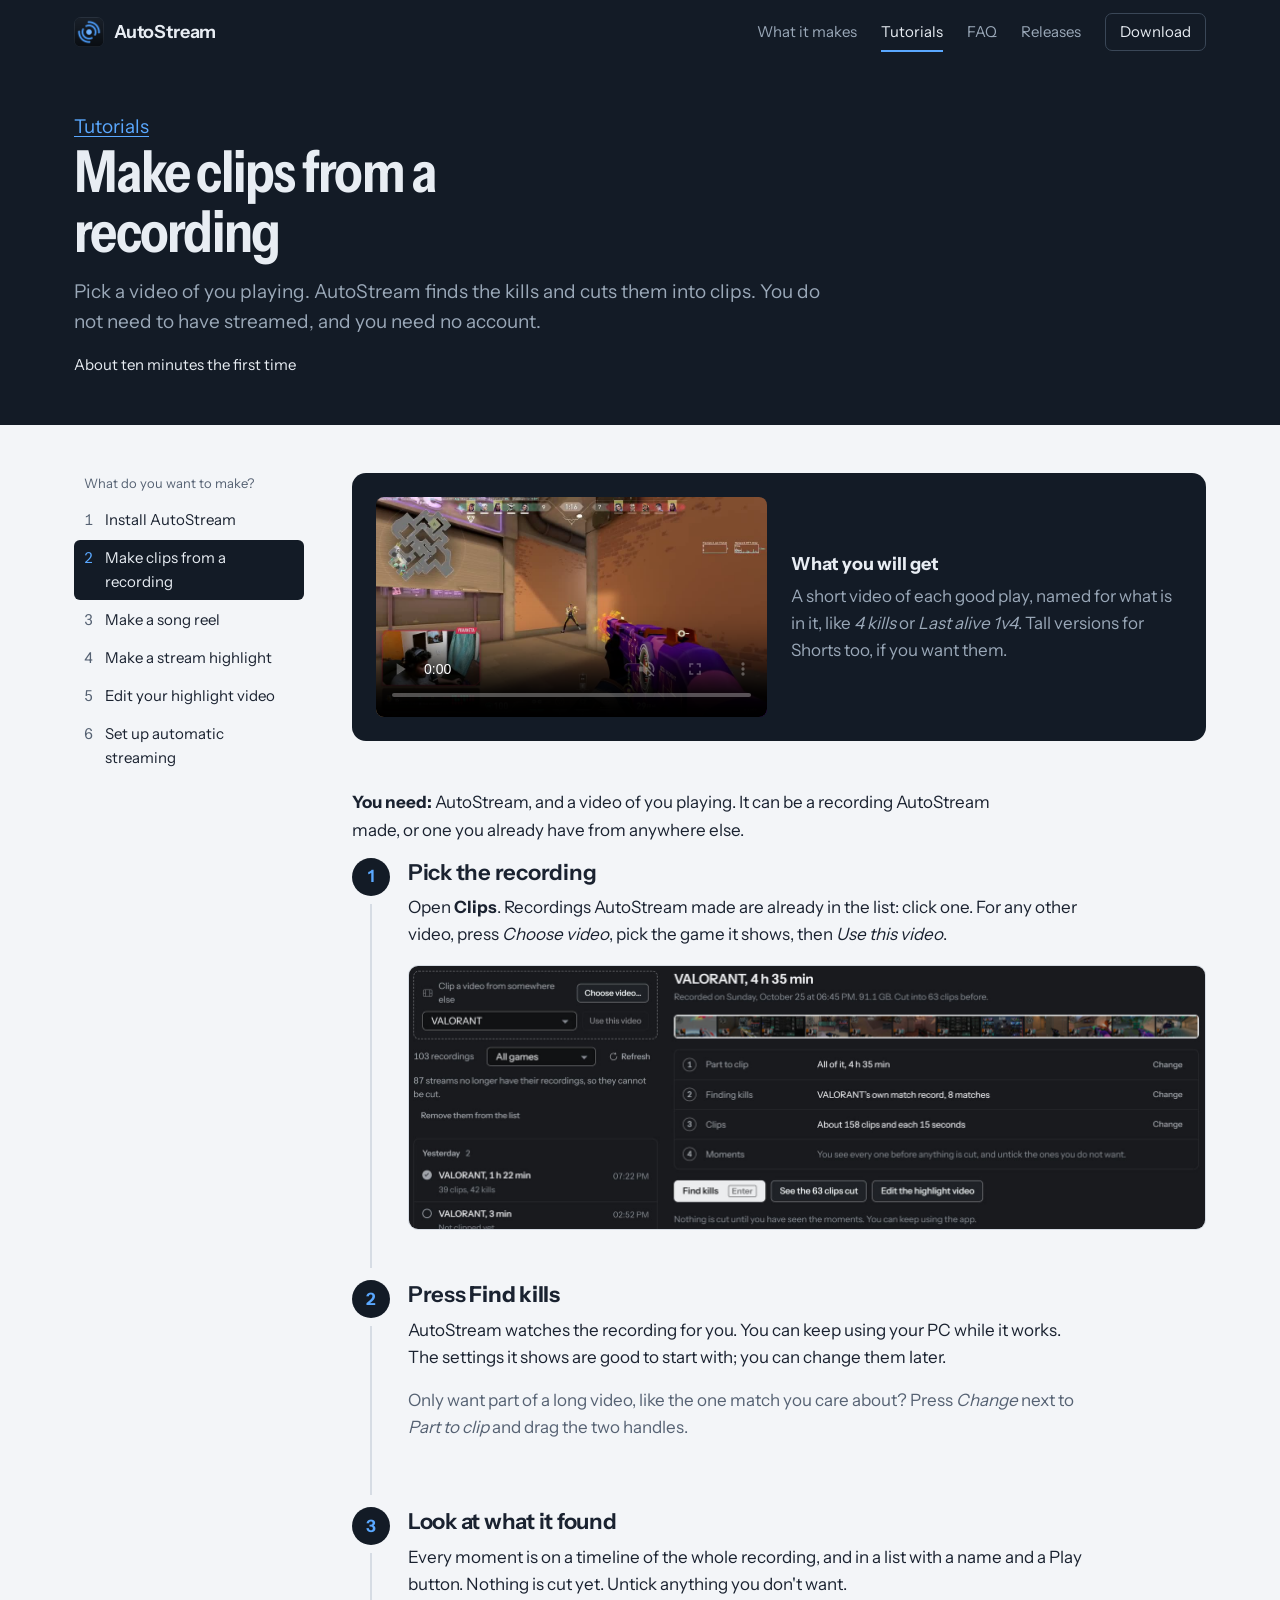
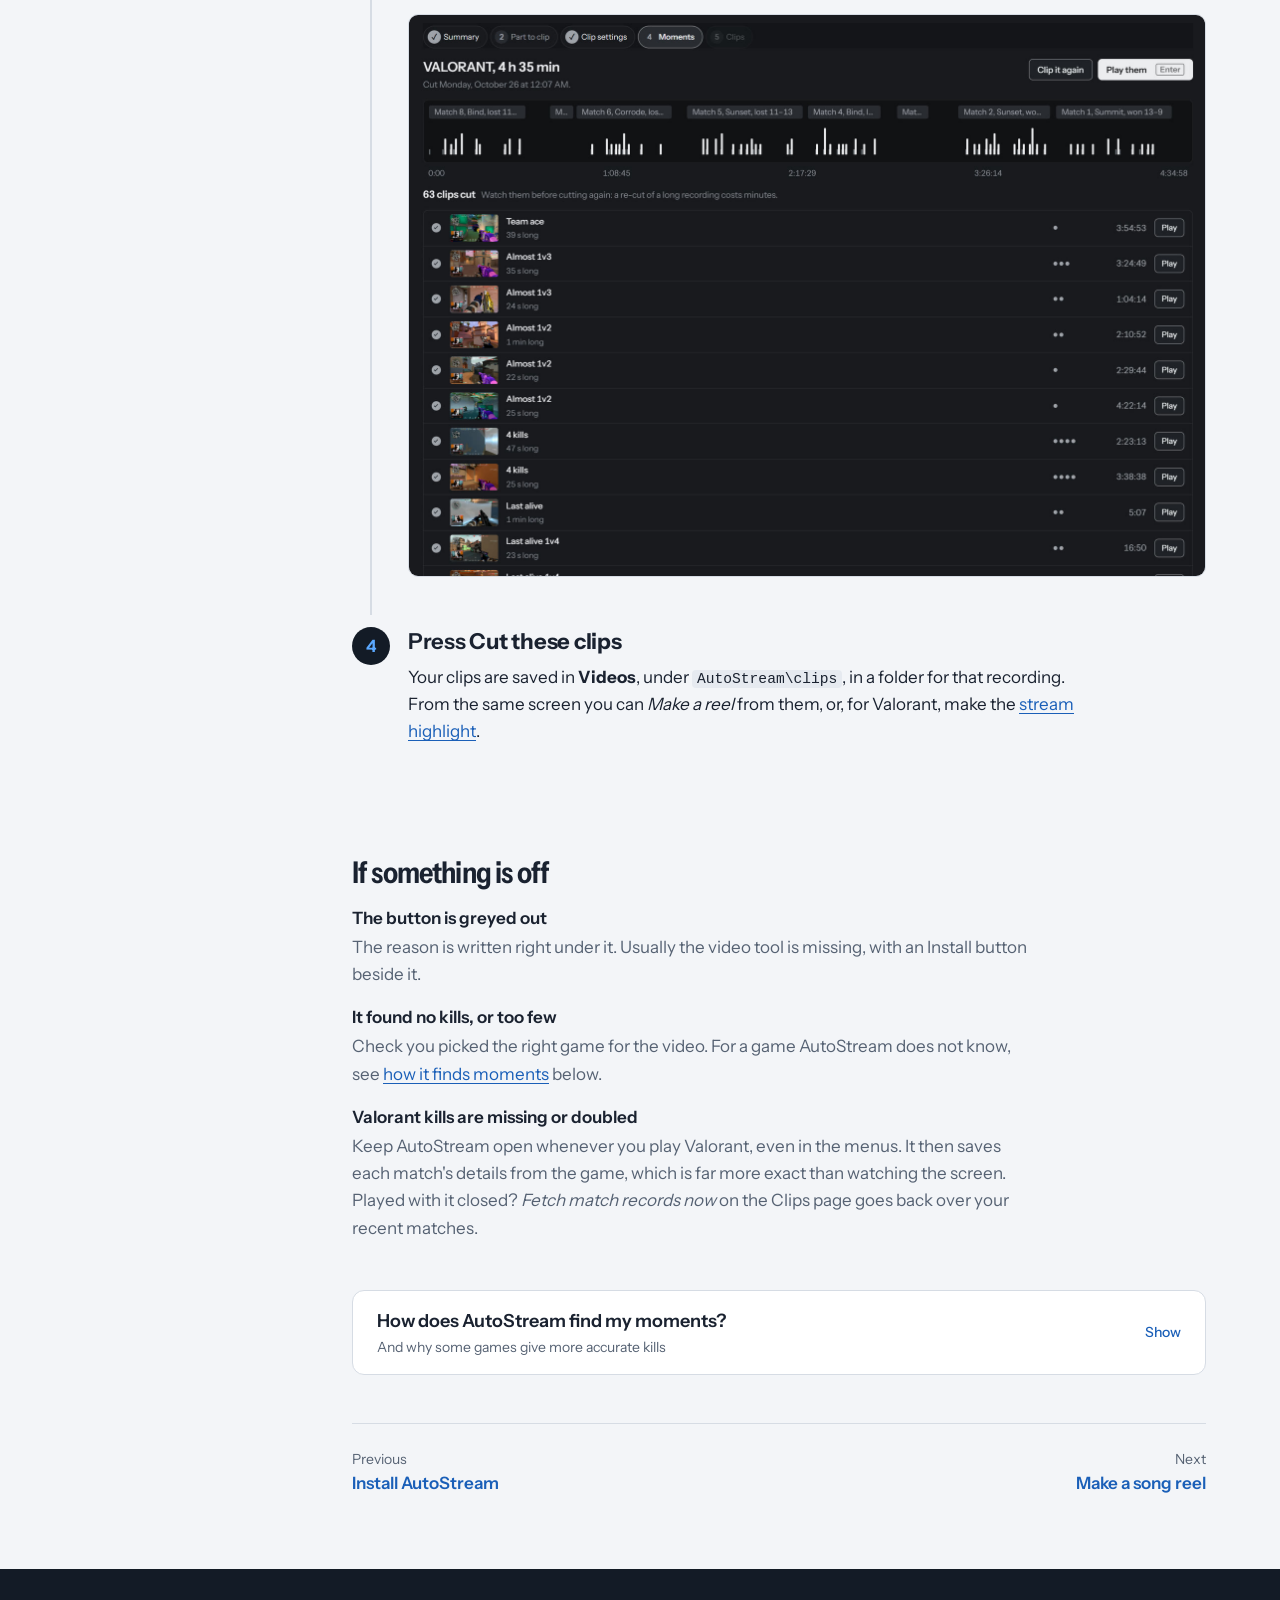
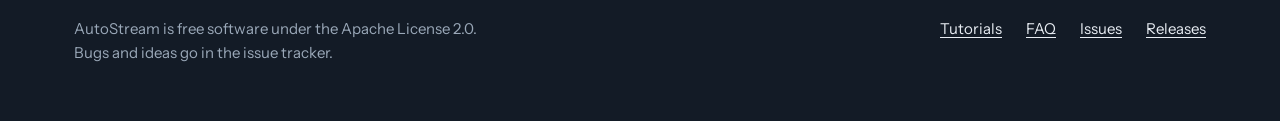
<file: docs/tutorials/clips.html>
<!DOCTYPE html>
<html lang="en">
<head>
<meta charset="utf-8">
<script>document.documentElement.classList.add('js')</script>
<meta name="viewport" content="width=device-width, initial-scale=1">
<title>Make clips from a recording | AutoStream</title>
<meta name="description" content="Turn any gaming recording into clips and tall Shorts with AutoStream.">
<link rel="icon" href="../assets/autostream.ico">
<link rel="stylesheet" href="../assets/style.css">
<script data-goatcounter="https://getautostream.goatcounter.com/count" async src="https://gc.zgo.at/count.js"></script>
</head>
<body>
<a class="skip" href="#main">Skip to content</a>
<header class="top">
  <div class="wrap">
    <a class="brand" href="../"><img src="../assets/logo.png" alt="" width="30" height="30">AutoStream</a>
    <a class="nav-get nav-get-m" href="../#download">Download</a>
    <button class="menu-btn" type="button" aria-expanded="false" aria-controls="site-nav"><span class="bars" aria-hidden="true"></span><span class="sr">Menu</span></button>
    <nav id="site-nav" aria-label="Site">
      <a href="../#makes">What it makes</a>
      <a href="./" aria-current="page">Tutorials</a>
      <a href="../faq.html">FAQ</a>
      <a class="nav-gh" href="https://github.com/hardikneeravsharma/autostream-site/releases">Releases</a>
      <a class="nav-get" href="../#download">Download</a>
    </nav>
  </div>
</header>
<div class="page-head">
  <div class="wrap">
    <p class="crumb"><a href="./">Tutorials</a></p>
    <h1>Make clips from a recording</h1>
    <p>Pick a video of you playing. AutoStream finds the kills and cuts them into clips. You do not need to have streamed, and you need no account.</p>
    <p class="facts">About ten minutes the first time</p>
  </div>
</div>
<main id="main" class="wrap doc">
  <aside>
    <nav aria-label="Tutorials">
      <p>What do you want to make?</p>
      <ol>
        <li><a href="install.html">Install AutoStream</a></li>
        <li><a href="clips.html" aria-current="page">Make clips from a recording</a></li>
        <li><a href="reels.html">Make a song reel</a></li>
        <li><a href="highlights.html">Make a stream highlight</a></li>
        <li><a href="highlight-editor.html">Edit your highlight video</a></li>
        <li><a href="streaming.html">Set up automatic streaming</a></li>
      </ol>
    </nav>
  </aside>
  <article>
<div class="result">
  <video data-loop data-src="../media/clip-4kills.mp4" poster="../media/clip-4kills.jpg" muted loop playsinline preload="none"
         width="960" height="540" aria-label="A clip AutoStream cut: four kills in one round"></video>
  <div><b>What you will get</b><p>A short video of each good play, named for what is in it, like
    <em>4 kills</em> or <em>Last alive 1v4</em>. Tall versions for Shorts too, if you want them.</p></div>
</div>

<p><b>You need:</b> AutoStream, and a video of you playing. It can be a recording AutoStream made, or one you already
  have from anywhere else.</p>

<ol class="how">
  <li>
    <h3>Pick the recording</h3>
    <p>Open <b>Clips</b>. Recordings AutoStream made are already in the list: click one. For any other video,
      press <em>Choose video</em>, pick the game it shows, then <em>Use this video</em>.</p>
    <img class="shot" src="../media/app-summary.jpg" width="1600" height="530" loading="lazy"
         alt="The Clips page: Choose video on the left, a 4 hour 35 minute recording picked on the right, with Find kills, See the 63 clips cut and Edit the highlight video buttons">
  </li>
  <li>
    <h3>Press <b>Find kills</b></h3>
    <p>AutoStream watches the recording for you. You can keep using your PC while it works. The settings it shows
      are good to start with; you can change them later.</p>
    <p class="muted">Only want part of a long video, like the one match you care about? Press <em>Change</em> next
      to <em>Part to clip</em> and drag the two handles.</p>
  </li>
  <li>
    <h3>Look at what it found</h3>
    <p>Every moment is on a timeline of the whole recording, and in a list with a name and a Play button. Nothing
      is cut yet. Untick anything you don't want.</p>
    <img class="shot" src="../media/app-moments.jpg" width="1600" height="1128" loading="lazy"
         alt="The moments found: a timeline of kills over 4 hours 35 minutes, and a list named Team ace, Almost 1v3, 4 kills, Last alive">
  </li>
  <li>
    <h3>Press <b>Cut these clips</b></h3>
    <p>Your clips are saved in <b>Videos</b>, under <code>AutoStream\clips</code>, in a folder for that recording.
      From the same screen you can <em>Make a reel</em> from them, or, for Valorant, make the
      <a href="highlights.html">stream highlight</a>.</p>
  </li>
</ol>

<h2>If something is off</h2>
<dl class="fixes">
  <dt>The button is greyed out</dt>
  <dd>The reason is written right under it. Usually the video tool is missing, with an Install button beside it.</dd>
  <dt>It found no kills, or too few</dt>
  <dd>Check you picked the right game for the video. For a game AutoStream does not know, see
    <a href="#how-it-finds">how it finds moments</a> below.</dd>
  <dt>Valorant kills are missing or doubled</dt>
  <dd>Keep AutoStream open whenever you play Valorant, even in the menus. It then saves each match's details from
    the game, which is far more exact than watching the screen. Played with it closed? <em>Fetch match records
    now</em> on the Clips page goes back over your recent matches.</dd>
</dl>

<details class="tech" id="how-it-finds">
  <summary><span>How does AutoStream find my moments?<small>And why some games give more accurate kills</small></span></summary>
  <div class="body">
    <p>Not every game draws a kill marker, so there is no single trick. Two things can tell AutoStream where your
      kills are, and they are not close in quality. Reading the screen always works and is approximate. The game's
      own record of the match is exact, and knows things no screen shows: who was still alive, whether a shot went
      through smoke. That is what turns "3 kills" into "1v3 clutch".</p>
    <div class="table-scroll"><table>
      <thead><tr><th scope="col">Game</th><th scope="col">What it reads</th><th scope="col">What you do</th></tr></thead>
      <tbody>
        <tr><td>Valorant</td><td>Riot's match record from the game client on your PC: exact kill times and who was
          alive at each. Without it, the yellow border the game draws round your own row in the kill feed, at about
          14 times real time.</td><td>Keep AutoStream running while you play.</td></tr>
        <tr><td>Counter-Strike 2</td><td>Your <code>.dem</code> replay: rounds, clutches, kills through smoke,
          wallbangs, no-scopes. Without one, the kill-card tally under the crosshair, at about 10 times real time.</td>
          <td>In the game: <em>Watch</em>, your match, <em>Download</em>. AutoStream finds it and works out which
          player is you.</td></tr>
        <tr><td>Delta Force</td><td>The skull drawn under the crosshair.</td><td>Nothing.</td></tr>
        <tr><td>Marvel Rivals</td><td>The HUD: ult meter, health bar and objective line. You get a summary of each
          match with the dead time cut, and a highlight of its fights.</td><td>Nothing.</td></tr>
        <tr><td>Any other game</td><td>A kill marker you show it once (<em>Calibrate a game</em>: scrub to a frame just
          after a kill and box the marker), or the loud moments in the audio. Loud moments are never called kills,
          because they might not be.</td><td>About a minute, or nothing.</td></tr>
      </tbody>
    </table></div>
    <h3>Reactions</h3>
    <p>Your reactions are read off your microphone, measured against how loudly you normally talk. That needs your mic
      on its own audio track, which AutoStream's own recordings have.</p>
    <h3>Do not rename recordings</h3>
    <p>A name like <code>2026-09-05 00-46-48.mp4</code>, the way most recording apps name files, is the exact time it was recorded, and that is how
      a recording is matched to its demo or match record.</p>
    <h3>Clip settings</h3>
    <div class="table-scroll"><table>
      <thead><tr><th scope="col">Style</th><th scope="col">Before the kill</th><th scope="col">After</th><th scope="col">Length</th></tr></thead>
      <tbody>
        <tr><td>Short-form</td><td>1.5 s</td><td>2 s</td><td>15 s</td></tr>
        <tr><td>Montage cut</td><td>1 s</td><td>1.5 s</td><td>6 s</td></tr>
        <tr><td>Full context</td><td>6 s</td><td>4 s</td><td>30 s</td></tr>
      </tbody>
    </table></div>
    <p>Then the minimum kills per clip, whether you want 1080x1920 verticals, and whether to build a montage.
      Counter-Strike gets at least 3 seconds before and 4 after, because a kill there ends a slow approach. In the
      review you can also write a caption for the vertical, set its framing, and add zoom, freeze and sound effects.
      Running it again with other settings reuses the first reading, so it is nearly instant.</p>
  </div>
</details>

<nav class="next" aria-label="Next and previous tutorial"><a href="install.html"><small>Previous</small>Install AutoStream</a><a href="reels.html" style="text-align:right"><small>Next</small>Make a song reel</a></nav>
  </article>
</main>
<footer class="site">
  <div class="wrap">
    <div>
      <p>AutoStream is free software under the Apache License 2.0. Bugs and ideas go
        in the issue tracker.</p>
    </div>
    <ul>
      <li><a href="./">Tutorials</a></li>
      <li><a href="../faq.html">FAQ</a></li>
      <li><a href="https://github.com/hardikneeravsharma/autostream-site/issues">Issues</a></li>
      <li><a href="https://github.com/hardikneeravsharma/autostream-site/releases">Releases</a></li>
    </ul>
  </div>
</footer>
<script src="../assets/site.js" defer></script>
</body>
</html>
</file>
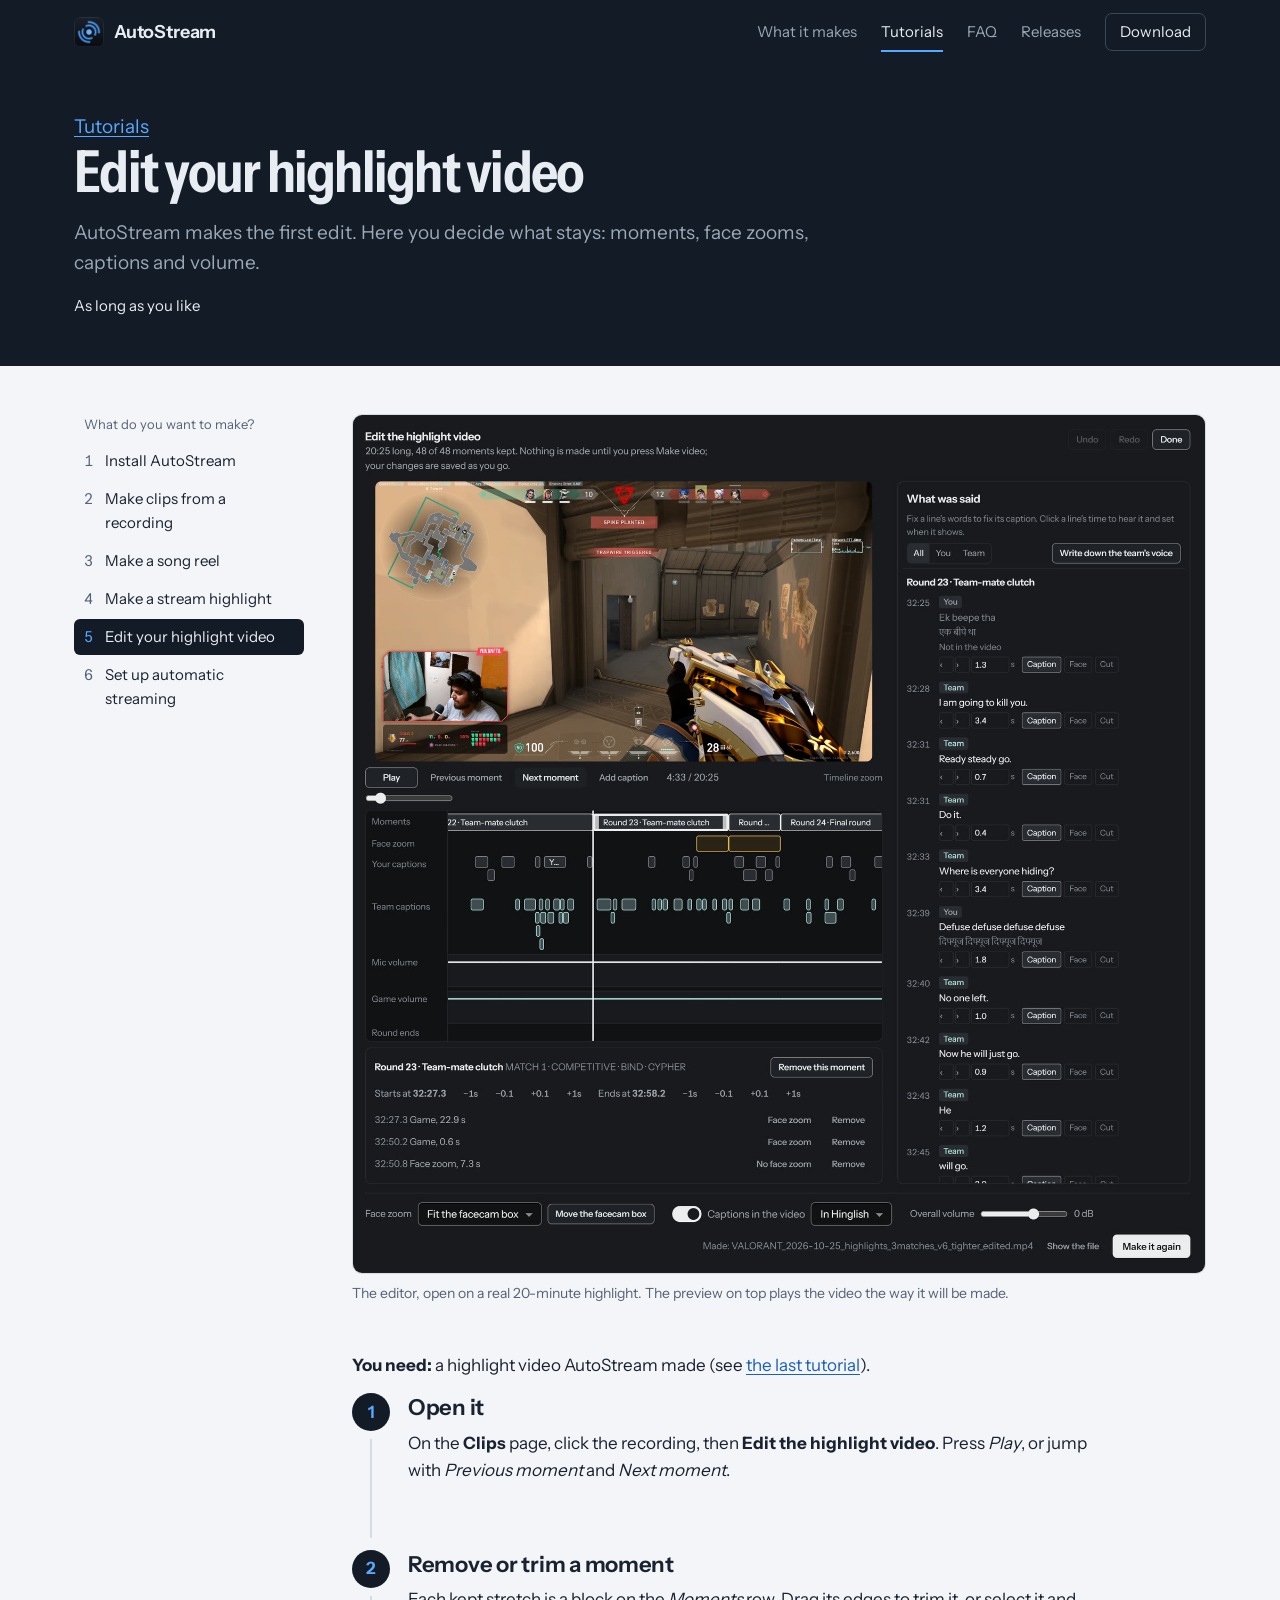
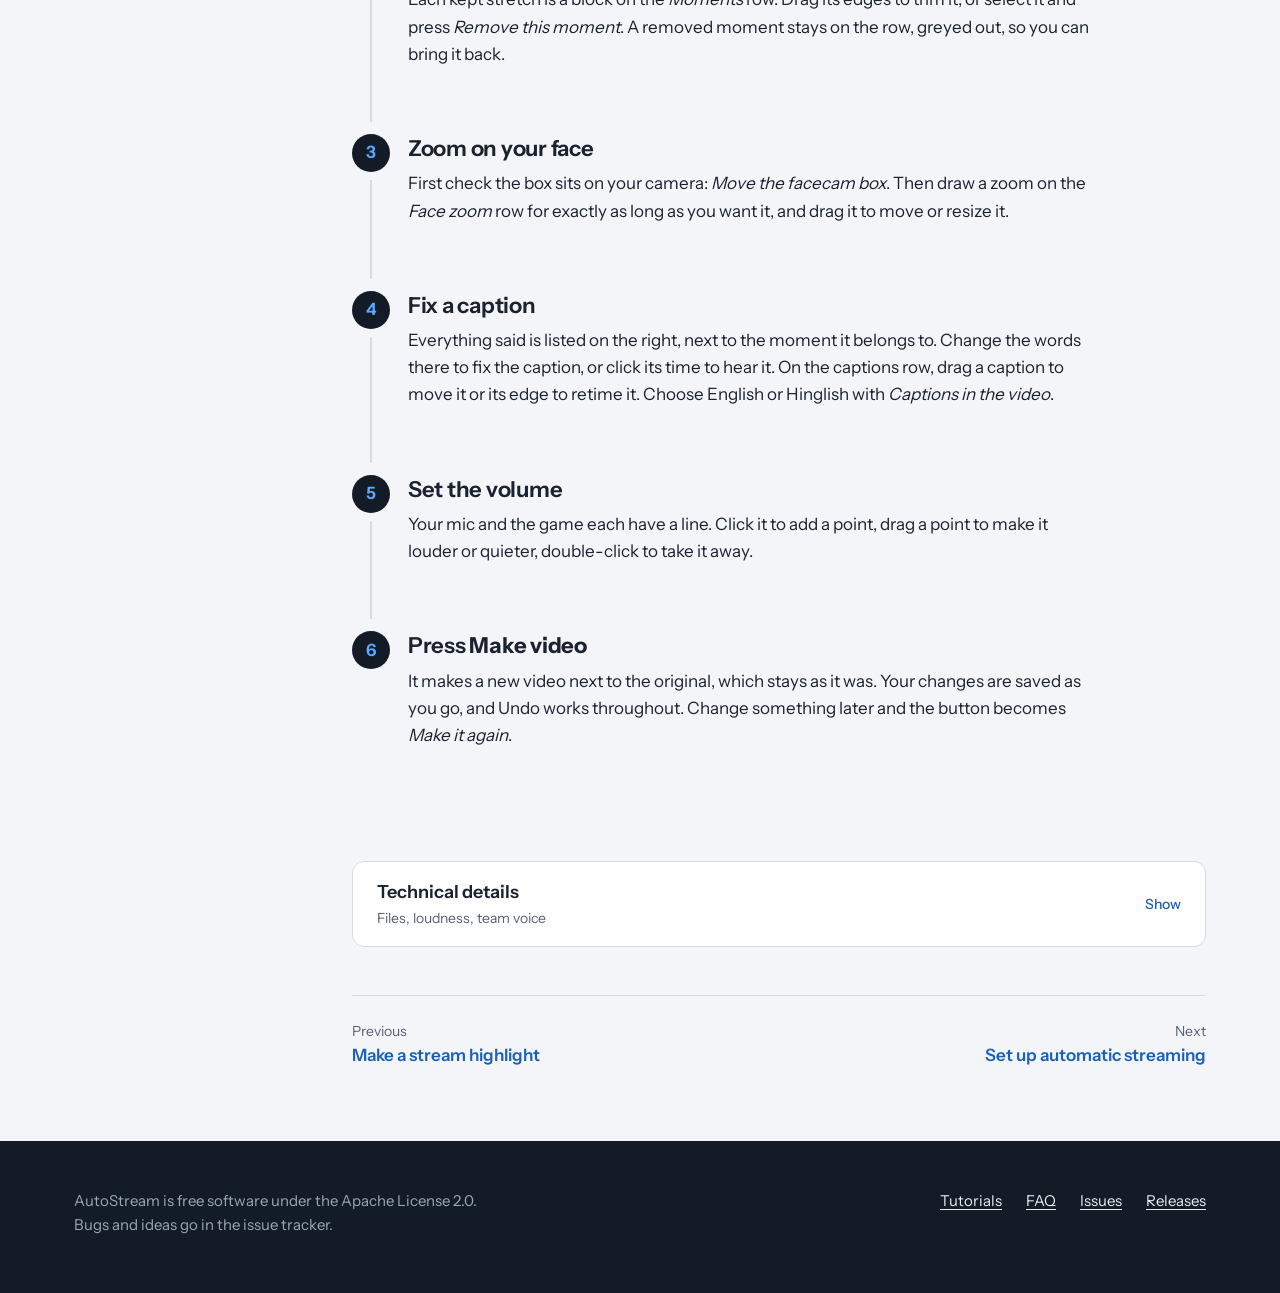
<file: docs/tutorials/highlight-editor.html>
<!DOCTYPE html>
<html lang="en">
<head>
<meta charset="utf-8">
<script>document.documentElement.classList.add('js')</script>
<meta name="viewport" content="width=device-width, initial-scale=1">
<title>Edit your highlight video | AutoStream</title>
<meta name="description" content="Edit the stream highlight video AutoStream made: moments, face zoom, captions, volume.">
<link rel="icon" href="../assets/autostream.ico">
<link rel="stylesheet" href="../assets/style.css">
<script data-goatcounter="https://getautostream.goatcounter.com/count" async src="https://gc.zgo.at/count.js"></script>
</head>
<body>
<a class="skip" href="#main">Skip to content</a>
<header class="top">
  <div class="wrap">
    <a class="brand" href="../"><img src="../assets/logo.png" alt="" width="30" height="30">AutoStream</a>
    <a class="nav-get nav-get-m" href="../#download">Download</a>
    <button class="menu-btn" type="button" aria-expanded="false" aria-controls="site-nav"><span class="bars" aria-hidden="true"></span><span class="sr">Menu</span></button>
    <nav id="site-nav" aria-label="Site">
      <a href="../#makes">What it makes</a>
      <a href="./" aria-current="page">Tutorials</a>
      <a href="../faq.html">FAQ</a>
      <a class="nav-gh" href="https://github.com/hardikneeravsharma/autostream-site/releases">Releases</a>
      <a class="nav-get" href="../#download">Download</a>
    </nav>
  </div>
</header>
<div class="page-head">
  <div class="wrap">
    <p class="crumb"><a href="./">Tutorials</a></p>
    <h1>Edit your highlight video</h1>
    <p>AutoStream makes the first edit. Here you decide what stays: moments, face zooms, captions and volume.</p>
    <p class="facts">As long as you like</p>
  </div>
</div>
<main id="main" class="wrap doc">
  <aside>
    <nav aria-label="Tutorials">
      <p>What do you want to make?</p>
      <ol>
        <li><a href="install.html">Install AutoStream</a></li>
        <li><a href="clips.html">Make clips from a recording</a></li>
        <li><a href="reels.html">Make a song reel</a></li>
        <li><a href="highlights.html">Make a stream highlight</a></li>
        <li><a href="highlight-editor.html" aria-current="page">Edit your highlight video</a></li>
        <li><a href="streaming.html">Set up automatic streaming</a></li>
      </ol>
    </nav>
  </aside>
  <article>
<figure style="margin-bottom: var(--s6); max-width: 880px">
  <img class="shot" src="../media/app-editor.jpg" width="1600" height="1610" loading="lazy"
       alt="The highlight editor: the video, a row of moments, face zooms, your captions, your team's captions, mic and game volume, and on the right everything that was said">
  <figcaption>The editor, open on a real 20-minute highlight. The preview on top plays the video the way it will
    be made.</figcaption>
</figure>

<p><b>You need:</b> a highlight video AutoStream made (see <a href="highlights.html">the last tutorial</a>).</p>

<ol class="how">
  <li>
    <h3>Open it</h3>
    <p>On the <b>Clips</b> page, click the recording, then <b>Edit the highlight video</b>. Press <em>Play</em>, or
      jump with <em>Previous moment</em> and <em>Next moment</em>.</p>
  </li>
  <li>
    <h3>Remove or trim a moment</h3>
    <p>Each kept stretch is a block on the <em>Moments</em> row. Drag its edges to trim it, or select it and press
      <em>Remove this moment</em>. A removed moment stays on the row, greyed out, so you can bring it back.</p>
  </li>
  <li>
    <h3>Zoom on your face</h3>
    <p>First check the box sits on your camera: <em>Move the facecam box</em>. Then draw a zoom on the <em>Face
      zoom</em> row for exactly as long as you want it, and drag it to move or resize it.</p>
  </li>
  <li>
    <h3>Fix a caption</h3>
    <p>Everything said is listed on the right, next to the moment it belongs to. Change the words there to fix the
      caption, or click its time to hear it. On the captions row, drag a caption to move it or its edge to retime
      it. Choose English or Hinglish with <em>Captions in the video</em>.</p>
  </li>
  <li>
    <h3>Set the volume</h3>
    <p>Your mic and the game each have a line. Click it to add a point, drag a point to make it louder or quieter,
      double-click to take it away.</p>
  </li>
  <li>
    <h3>Press <b>Make video</b></h3>
    <p>It makes a new video next to the original, which stays as it was. Your changes are saved as you go, and Undo
      works throughout. Change something later and the button becomes <em>Make it again</em>.</p>
  </li>
</ol>

<details class="tech">
  <summary><span>Technical details<small>Files, loudness, team voice</small></span></summary>
  <div class="body">
    <h3>What it writes</h3>
    <p><code>&lt;your video&gt;_edited.mp4</code> and a matching <code>.srt</code> subtitle file, beside the original.
      The project is kept in <code>&lt;your video&gt;.edit.json</code>.</p>
    <h3>Overall volume</h3>
    <p>The <em>Overall volume</em> slider moves the loudness the finished video is aimed at; 0 dB is the usual
      -16 LUFS for YouTube.</p>
    <h3>Your team's voice</h3>
    <p><em>Write down the team's voice</em> transcribes the game track, where your team's voice comms are, into a
      second row of captions above yours, marked <code>[Team]</code> in the subtitle file. Like your own captions it
      needs an NVIDIA graphics card; where it cannot run, the button says so rather than failing halfway.</p>
    <h3>When it renders</h3>
    <p>Make video waits while you are live, recording or cutting clips, so it never costs you frames in a game.</p>
  </div>
</details>

<nav class="next" aria-label="Next and previous tutorial"><a href="highlights.html"><small>Previous</small>Make a stream highlight</a><a href="streaming.html" style="text-align:right"><small>Next</small>Set up automatic streaming</a></nav>
  </article>
</main>
<footer class="site">
  <div class="wrap">
    <div>
      <p>AutoStream is free software under the Apache License 2.0. Bugs and ideas go
        in the issue tracker.</p>
    </div>
    <ul>
      <li><a href="./">Tutorials</a></li>
      <li><a href="../faq.html">FAQ</a></li>
      <li><a href="https://github.com/hardikneeravsharma/autostream-site/issues">Issues</a></li>
      <li><a href="https://github.com/hardikneeravsharma/autostream-site/releases">Releases</a></li>
    </ul>
  </div>
</footer>
<script src="../assets/site.js" defer></script>
</body>
</html>
</file>
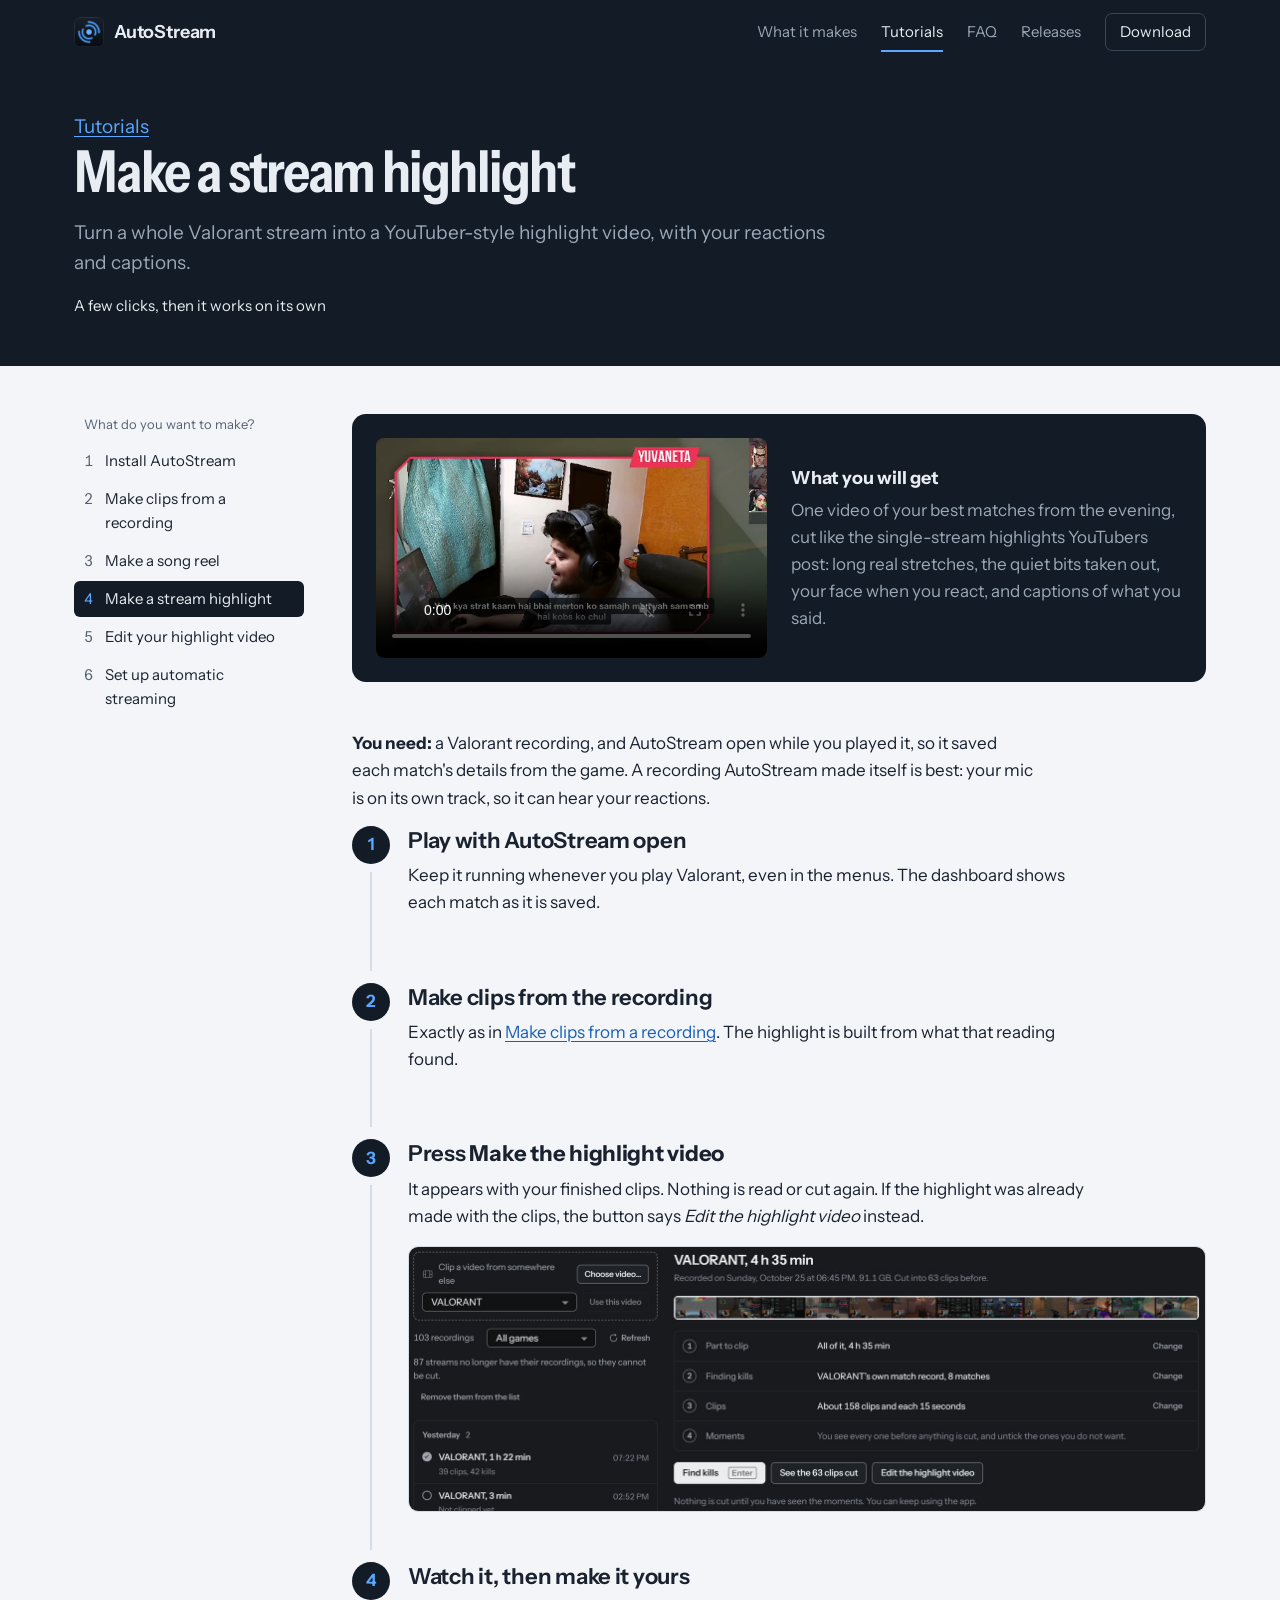
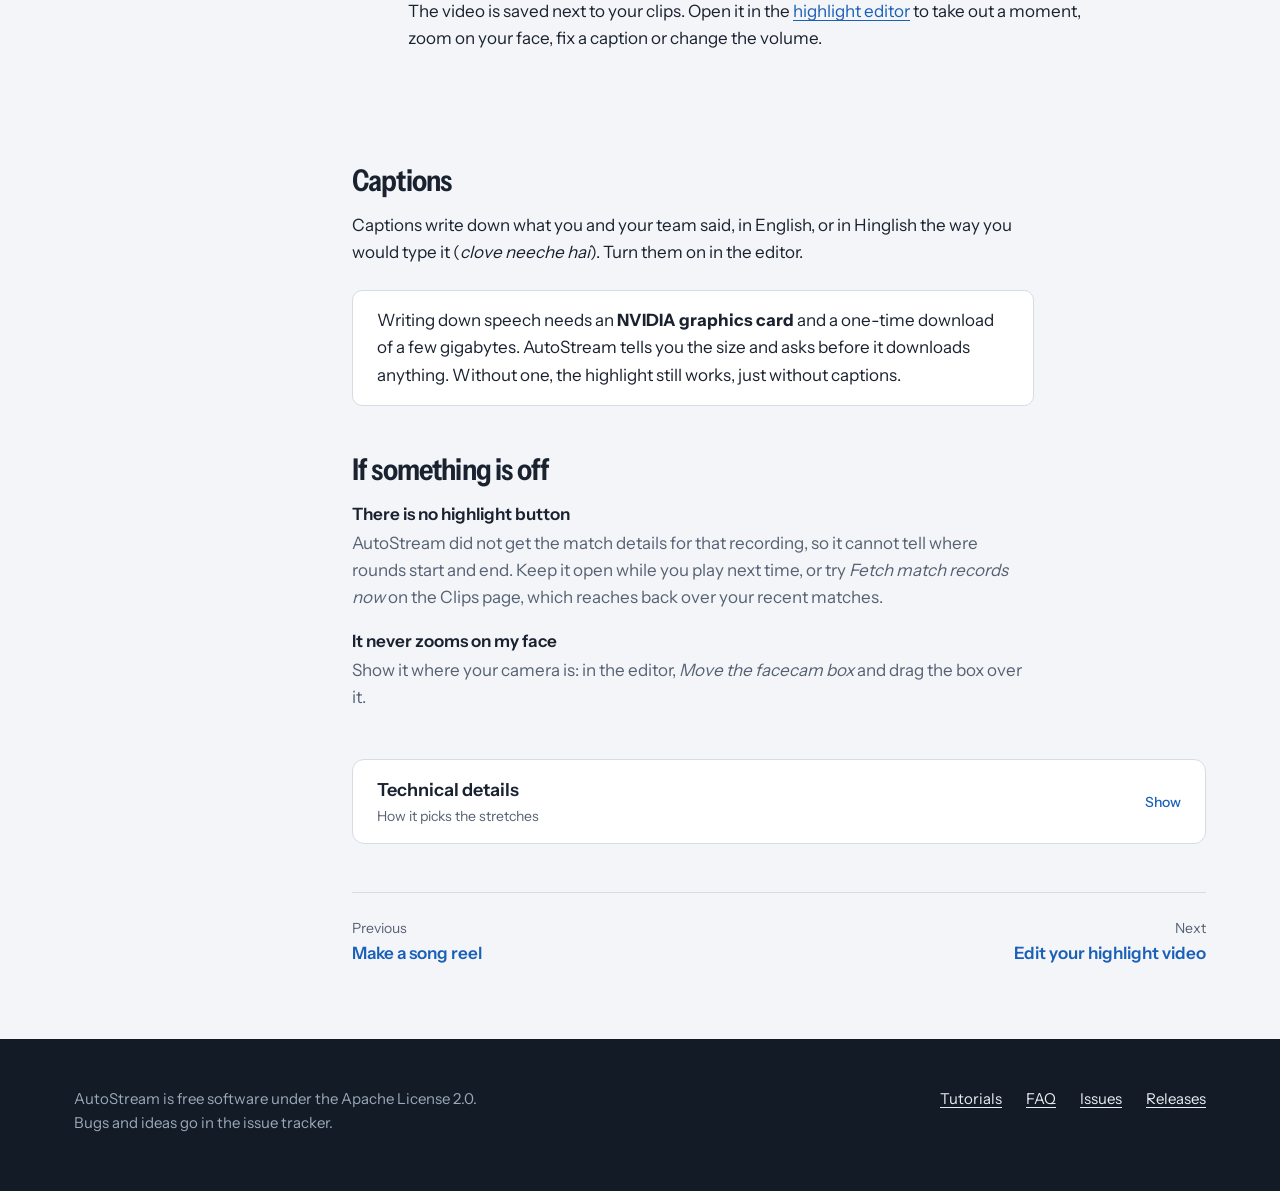
<file: docs/tutorials/highlights.html>
<!DOCTYPE html>
<html lang="en">
<head>
<meta charset="utf-8">
<script>document.documentElement.classList.add('js')</script>
<meta name="viewport" content="width=device-width, initial-scale=1">
<title>Make a stream highlight | AutoStream</title>
<meta name="description" content="Turn a whole Valorant stream into a highlight video with AutoStream.">
<link rel="icon" href="../assets/autostream.ico">
<link rel="stylesheet" href="../assets/style.css">
<script data-goatcounter="https://getautostream.goatcounter.com/count" async src="https://gc.zgo.at/count.js"></script>
</head>
<body>
<a class="skip" href="#main">Skip to content</a>
<header class="top">
  <div class="wrap">
    <a class="brand" href="../"><img src="../assets/logo.png" alt="" width="30" height="30">AutoStream</a>
    <a class="nav-get nav-get-m" href="../#download">Download</a>
    <button class="menu-btn" type="button" aria-expanded="false" aria-controls="site-nav"><span class="bars" aria-hidden="true"></span><span class="sr">Menu</span></button>
    <nav id="site-nav" aria-label="Site">
      <a href="../#makes">What it makes</a>
      <a href="./" aria-current="page">Tutorials</a>
      <a href="../faq.html">FAQ</a>
      <a class="nav-gh" href="https://github.com/hardikneeravsharma/autostream-site/releases">Releases</a>
      <a class="nav-get" href="../#download">Download</a>
    </nav>
  </div>
</header>
<div class="page-head">
  <div class="wrap">
    <p class="crumb"><a href="./">Tutorials</a></p>
    <h1>Make a stream highlight</h1>
    <p>Turn a whole Valorant stream into a YouTuber-style highlight video, with your reactions and captions.</p>
    <p class="facts">A few clicks, then it works on its own</p>
  </div>
</div>
<main id="main" class="wrap doc">
  <aside>
    <nav aria-label="Tutorials">
      <p>What do you want to make?</p>
      <ol>
        <li><a href="install.html">Install AutoStream</a></li>
        <li><a href="clips.html">Make clips from a recording</a></li>
        <li><a href="reels.html">Make a song reel</a></li>
        <li><a href="highlights.html" aria-current="page">Make a stream highlight</a></li>
        <li><a href="highlight-editor.html">Edit your highlight video</a></li>
        <li><a href="streaming.html">Set up automatic streaming</a></li>
      </ol>
    </nav>
  </aside>
  <article>
<div class="result">
  <video data-loop data-src="../media/highlight.mp4" poster="../media/highlight.jpg" muted loop playsinline preload="none"
         width="1280" height="720" aria-label="Part of a stream highlight: a lost round, then the player's face and a caption"></video>
  <div><b>What you will get</b><p>One video of your best matches from the evening, cut like the single-stream
    highlights YouTubers post: long real stretches, the quiet bits taken out, your face when you react, and captions
    of what you said.</p></div>
</div>

<p><b>You need:</b> a Valorant recording, and AutoStream open while you played it, so it saved each match's details
  from the game. A recording AutoStream made itself is best: your mic is on its own track, so it can hear your
  reactions.</p>

<ol class="how">
  <li>
    <h3>Play with AutoStream open</h3>
    <p>Keep it running whenever you play Valorant, even in the menus. The dashboard shows each match as it is
      saved.</p>
  </li>
  <li>
    <h3>Make clips from the recording</h3>
    <p>Exactly as in <a href="clips.html">Make clips from a recording</a>. The highlight is built from what that
      reading found.</p>
  </li>
  <li>
    <h3>Press <b>Make the highlight video</b></h3>
    <p>It appears with your finished clips. Nothing is read or cut again. If the highlight was already made with the
      clips, the button says <em>Edit the highlight video</em> instead.</p>
    <img class="shot" src="../media/app-summary.jpg" width="1600" height="530" loading="lazy"
         alt="A recording's page on the Clips screen, with the Edit the highlight video button next to See the 63 clips cut">
  </li>
  <li>
    <h3>Watch it, then make it yours</h3>
    <p>The video is saved next to your clips. Open it in the <a href="highlight-editor.html">highlight editor</a> to
      take out a moment, zoom on your face, fix a caption or change the volume.</p>
  </li>
</ol>

<h2 id="captions">Captions</h2>
<p>Captions write down what you and your team said, in English, or in Hinglish the way you would type it
  (<em>clove neeche hai</em>). Turn them on in the editor.</p>
<div class="callout"><p>Writing down speech needs an <b>NVIDIA graphics card</b> and a one-time download of a few
  gigabytes. AutoStream tells you the size and asks before it downloads anything. Without one, the highlight still
  works, just without captions.</p></div>

<h2>If something is off</h2>
<dl class="fixes">
  <dt>There is no highlight button</dt>
  <dd>AutoStream did not get the match details for that recording, so it cannot tell where rounds start and end.
    Keep it open while you play next time, or try <em>Fetch match records now</em> on the Clips page, which reaches
    back over your recent matches.</dd>
  <dt>It never zooms on my face</dt>
  <dd>Show it where your camera is: in the editor, <em>Move the facecam box</em> and drag the box over it.</dd>
</dl>

<details class="tech">
  <summary><span>Technical details<small>How it picks the stretches</small></span></summary>
  <div class="body">
    <p>Your kills, your deaths and your reactions on the mic become events on the recording's clock. Events within
      12 seconds of each other are one stretch. A stretch starts where the situation started (the first contact of
      its fight, or the moment you were left last alive) and ends when the round is decided and you have finished
      reacting, never running into the next round's fight. Inside a stretch only dead time is cut: six seconds with
      both the mic and the game quiet and nothing brewing.</p>
    <p>It covers the three strongest matches of the session at four to six minutes each, with at most one
      deathmatch. The last kill of a run of three or more gets a small punch-in, and the video ends on the game's
      result screen and your channel's end screen. Rounds come from Riot's match record, which is why Valorant is
      needed.</p>
    <p>Hinglish captions are written from what the speech-to-text heard in Devanagari, letter by letter, so they never
      invent a word; English and game words said in Hindi come back in English spelling.</p>
  </div>
</details>

<nav class="next" aria-label="Next and previous tutorial"><a href="reels.html"><small>Previous</small>Make a song reel</a><a href="highlight-editor.html" style="text-align:right"><small>Next</small>Edit your highlight video</a></nav>
  </article>
</main>
<footer class="site">
  <div class="wrap">
    <div>
      <p>AutoStream is free software under the Apache License 2.0. Bugs and ideas go
        in the issue tracker.</p>
    </div>
    <ul>
      <li><a href="./">Tutorials</a></li>
      <li><a href="../faq.html">FAQ</a></li>
      <li><a href="https://github.com/hardikneeravsharma/autostream-site/issues">Issues</a></li>
      <li><a href="https://github.com/hardikneeravsharma/autostream-site/releases">Releases</a></li>
    </ul>
  </div>
</footer>
<script src="../assets/site.js" defer></script>
</body>
</html>
</file>
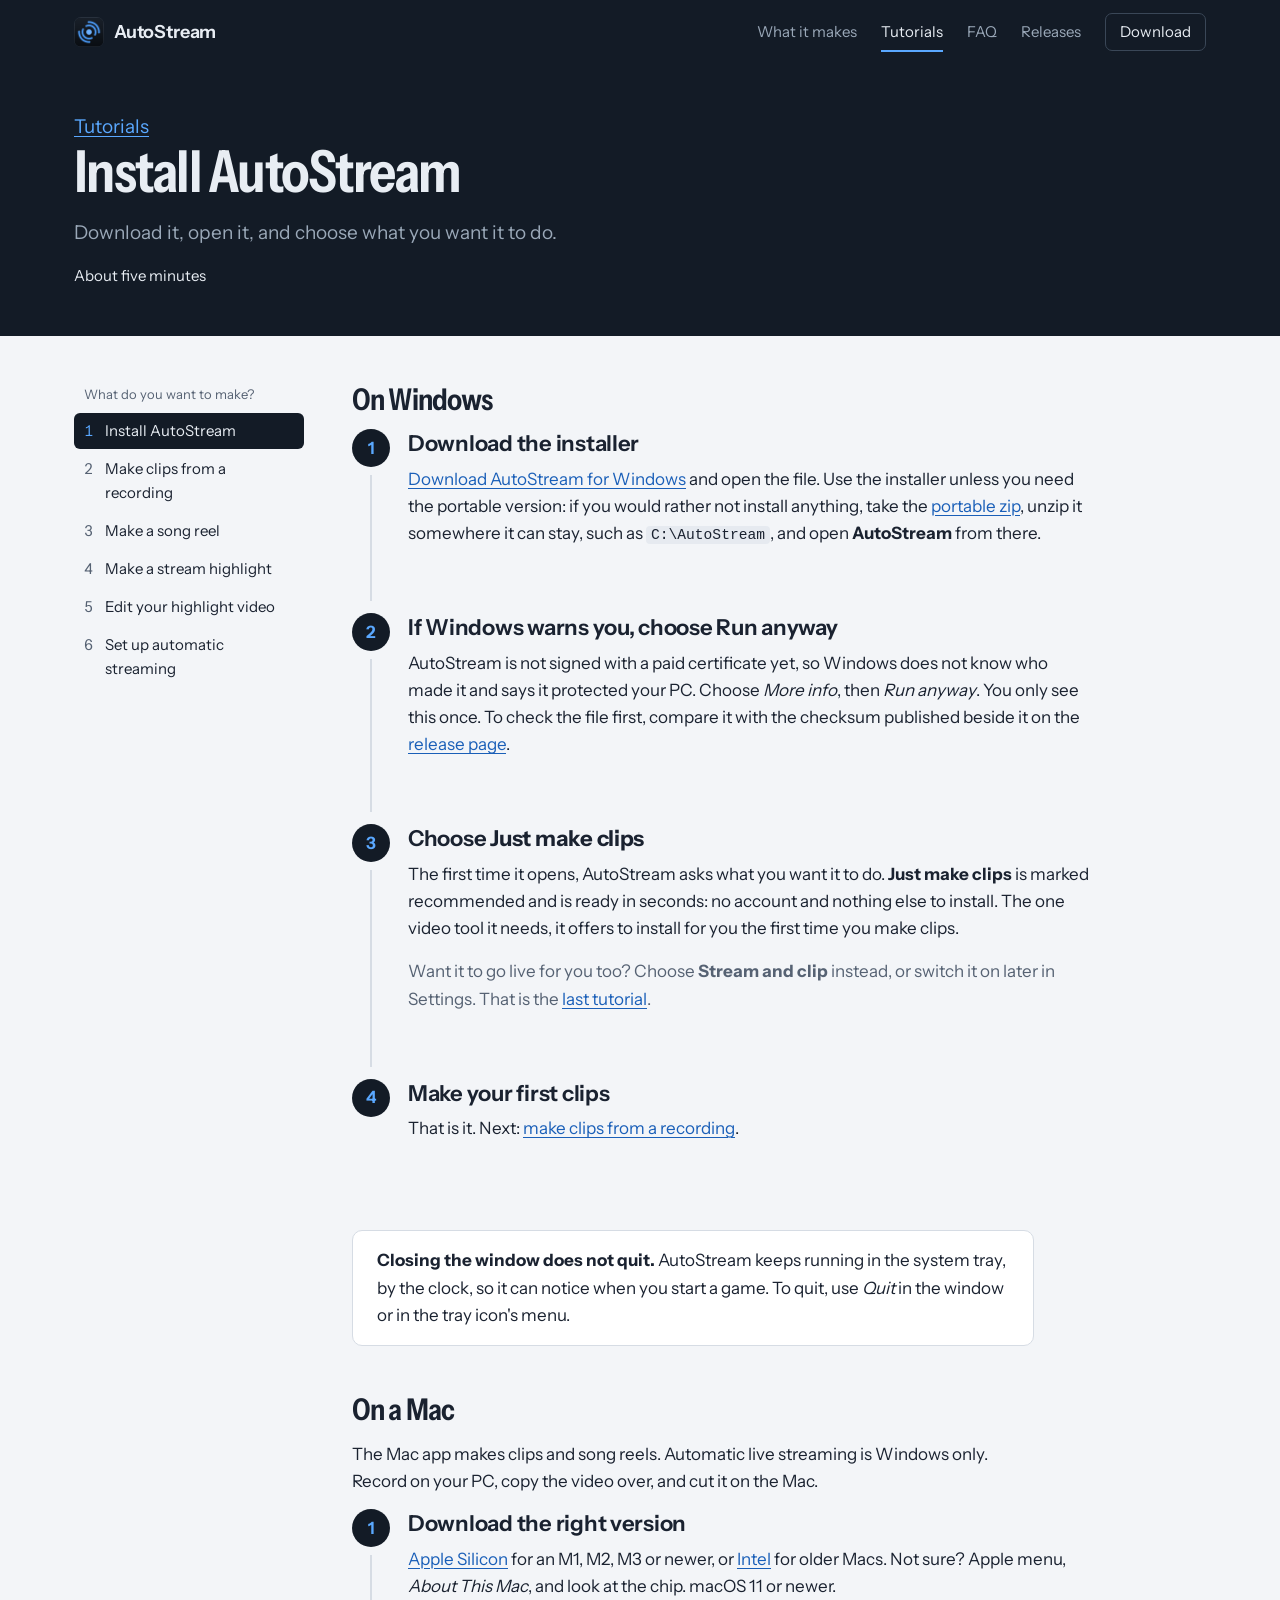
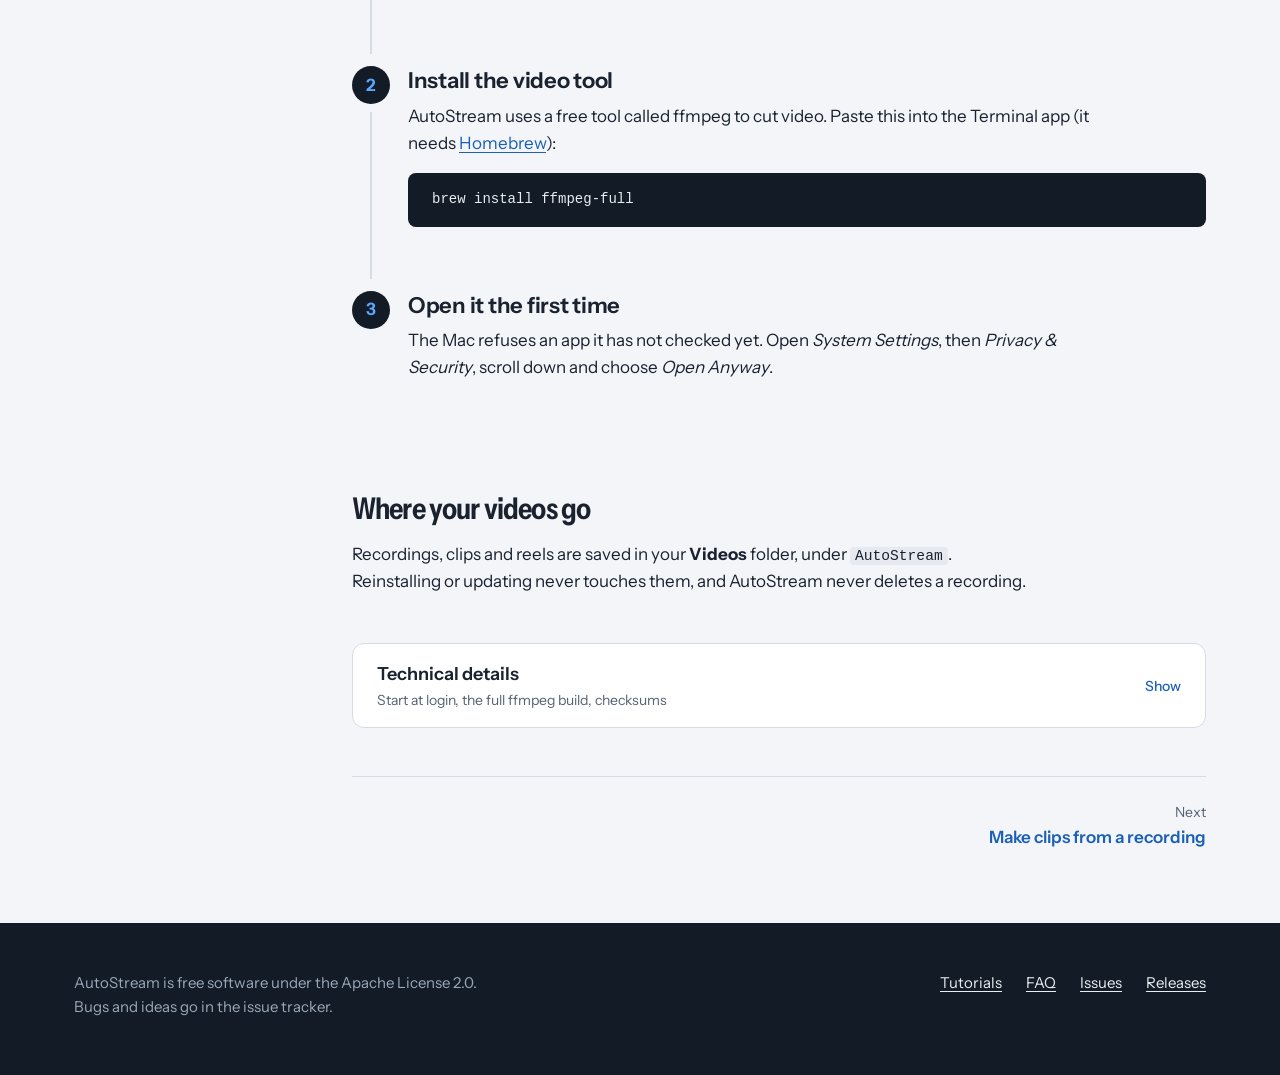
<file: docs/tutorials/install.html>
<!DOCTYPE html>
<html lang="en">
<head>
<meta charset="utf-8">
<script>document.documentElement.classList.add('js')</script>
<meta name="viewport" content="width=device-width, initial-scale=1">
<title>Install AutoStream | AutoStream</title>
<meta name="description" content="Install AutoStream on Windows or Mac.">
<link rel="icon" href="../assets/autostream.ico">
<link rel="stylesheet" href="../assets/style.css">
<script data-goatcounter="https://getautostream.goatcounter.com/count" async src="https://gc.zgo.at/count.js"></script>
</head>
<body>
<a class="skip" href="#main">Skip to content</a>
<header class="top">
  <div class="wrap">
    <a class="brand" href="../"><img src="../assets/logo.png" alt="" width="30" height="30">AutoStream</a>
    <a class="nav-get nav-get-m" href="../#download">Download</a>
    <button class="menu-btn" type="button" aria-expanded="false" aria-controls="site-nav"><span class="bars" aria-hidden="true"></span><span class="sr">Menu</span></button>
    <nav id="site-nav" aria-label="Site">
      <a href="../#makes">What it makes</a>
      <a href="./" aria-current="page">Tutorials</a>
      <a href="../faq.html">FAQ</a>
      <a class="nav-gh" href="https://github.com/hardikneeravsharma/autostream-site/releases">Releases</a>
      <a class="nav-get" href="../#download">Download</a>
    </nav>
  </div>
</header>
<div class="page-head">
  <div class="wrap">
    <p class="crumb"><a href="./">Tutorials</a></p>
    <h1>Install AutoStream</h1>
    <p>Download it, open it, and choose what you want it to do.</p>
    <p class="facts">About five minutes</p>
  </div>
</div>
<main id="main" class="wrap doc">
  <aside>
    <nav aria-label="Tutorials">
      <p>What do you want to make?</p>
      <ol>
        <li><a href="install.html" aria-current="page">Install AutoStream</a></li>
        <li><a href="clips.html">Make clips from a recording</a></li>
        <li><a href="reels.html">Make a song reel</a></li>
        <li><a href="highlights.html">Make a stream highlight</a></li>
        <li><a href="highlight-editor.html">Edit your highlight video</a></li>
        <li><a href="streaming.html">Set up automatic streaming</a></li>
      </ol>
    </nav>
  </aside>
  <article>
<h2>On Windows</h2>
<ol class="how">
  <li>
    <h3>Download the installer</h3>
    <p><a data-asset="win-setup" href="https://github.com/hardikneeravsharma/autostream-site/releases/latest">Download AutoStream for Windows</a>
      and open the file. Use the installer unless you need the portable version: if you would rather not install
      anything, take the
      <a data-asset="win-zip" href="https://github.com/hardikneeravsharma/autostream-site/releases/latest">portable zip</a>, unzip it
      somewhere it can stay, such as <code>C:\AutoStream</code>, and open <b>AutoStream</b> from there.</p>
  </li>
  <li>
    <h3>If Windows warns you, choose Run anyway</h3>
    <p>AutoStream is not signed with a paid certificate yet, so Windows does not know who made it and says it
      protected your PC. Choose <em>More info</em>, then <em>Run anyway</em>. You only see this once. To check the file
      first, compare it with the checksum published beside it on the
      <a href="https://github.com/hardikneeravsharma/autostream-site/releases/latest">release page</a>.</p>
  </li>
  <li>
    <h3>Choose <b>Just make clips</b></h3>
    <p>The first time it opens, AutoStream asks what you want it to do. <b>Just make clips</b> is marked
      recommended and is ready in seconds: no account and nothing else to install. The one video tool it needs, it
      offers to install for you the first time you make clips.</p>
    <p class="muted">Want it to go live for you too? Choose <b>Stream and clip</b> instead, or switch it on later in
      Settings. That is the <a href="streaming.html">last tutorial</a>.</p>
  </li>
  <li>
    <h3>Make your first clips</h3>
    <p>That is it. Next: <a href="clips.html">make clips from a recording</a>.</p>
  </li>
</ol>
<div class="callout">
  <p><b>Closing the window does not quit.</b> AutoStream keeps running in the system tray, by the clock, so it
    can notice when you start a game. To quit, use <em>Quit</em> in the window or in the tray icon's menu.</p>
</div>

<h2 id="mac">On a Mac</h2>
<p>The Mac app makes clips and song reels. Automatic live streaming is Windows only. Record on your PC, copy the
  video over, and cut it on the Mac.</p>
<ol class="how">
  <li>
    <h3>Download the right version</h3>
    <p><a data-asset="mac-arm" href="https://github.com/hardikneeravsharma/autostream-site/releases/latest">Apple Silicon</a> for an M1, M2, M3
      or newer, or <a data-asset="mac-intel" href="https://github.com/hardikneeravsharma/autostream-site/releases/latest">Intel</a> for older Macs.
      Not sure? Apple menu, <em>About This Mac</em>, and look at the chip. macOS 11 or newer.</p>
  </li>
  <li>
    <h3>Install the video tool</h3>
    <p>AutoStream uses a free tool called ffmpeg to cut video. Paste this into the Terminal app (it needs
      <a href="https://brew.sh">Homebrew</a>):</p>
<pre><code>brew install ffmpeg-full</code></pre>
  </li>
  <li>
    <h3>Open it the first time</h3>
    <p>The Mac refuses an app it has not checked yet. Open <em>System Settings</em>, then <em>Privacy &amp;
      Security</em>, scroll down and choose <em>Open Anyway</em>.</p>
  </li>
</ol>

<h2>Where your videos go</h2>
<p>Recordings, clips and reels are saved in your <b>Videos</b> folder, under <code>AutoStream</code>. Reinstalling
  or updating never touches them, and AutoStream never deletes a recording.</p>

<details class="tech">
  <summary><span>Technical details<small>Start at login, the full ffmpeg build, checksums</small></span></summary>
  <div class="body">
    <h3>Start AutoStream when Windows starts</h3>
    <p>Finish setup first. Then open PowerShell <em>as Administrator</em> and run the script that sits next to
      <code>AutoStream.exe</code>, changing the path to wherever AutoStream lives:</p>
<pre><code>powershell -ExecutionPolicy Bypass -File "C:\AutoStream\Run-At-Startup.ps1"</code></pre>
    <p>It registers a scheduled task that starts AutoStream 45 seconds after you log in, starts it now, and checks it
      is running. Add <code>-Remove</code> to undo it. Administrator is only needed to register the task; AutoStream
      itself runs as you, because it has to see your desktop and your games.</p>
    <h3>Why the full ffmpeg on a Mac</h3>
    <p>The plain Homebrew <code>ffmpeg</code> cannot draw text, so captions and titles would be missing.
      <code>ffmpeg-full</code> can.</p>
    <h3>Checking the download</h3>
    <p>Every release is built on GitHub's own machines, with a SHA-256 checksum next to each
      file on the <a href="https://github.com/hardikneeravsharma/autostream-site/releases">releases page</a>.</p>
  </div>
</details>

<nav class="next" aria-label="Next and previous tutorial"><span></span><a href="clips.html" style="text-align:right"><small>Next</small>Make clips from a recording</a></nav>
  </article>
</main>
<footer class="site">
  <div class="wrap">
    <div>
      <p>AutoStream is free software under the Apache License 2.0. Bugs and ideas go
        in the issue tracker.</p>
    </div>
    <ul>
      <li><a href="./">Tutorials</a></li>
      <li><a href="../faq.html">FAQ</a></li>
      <li><a href="https://github.com/hardikneeravsharma/autostream-site/issues">Issues</a></li>
      <li><a href="https://github.com/hardikneeravsharma/autostream-site/releases">Releases</a></li>
    </ul>
  </div>
</footer>
<script src="../assets/site.js" defer></script>
</body>
</html>
</file>
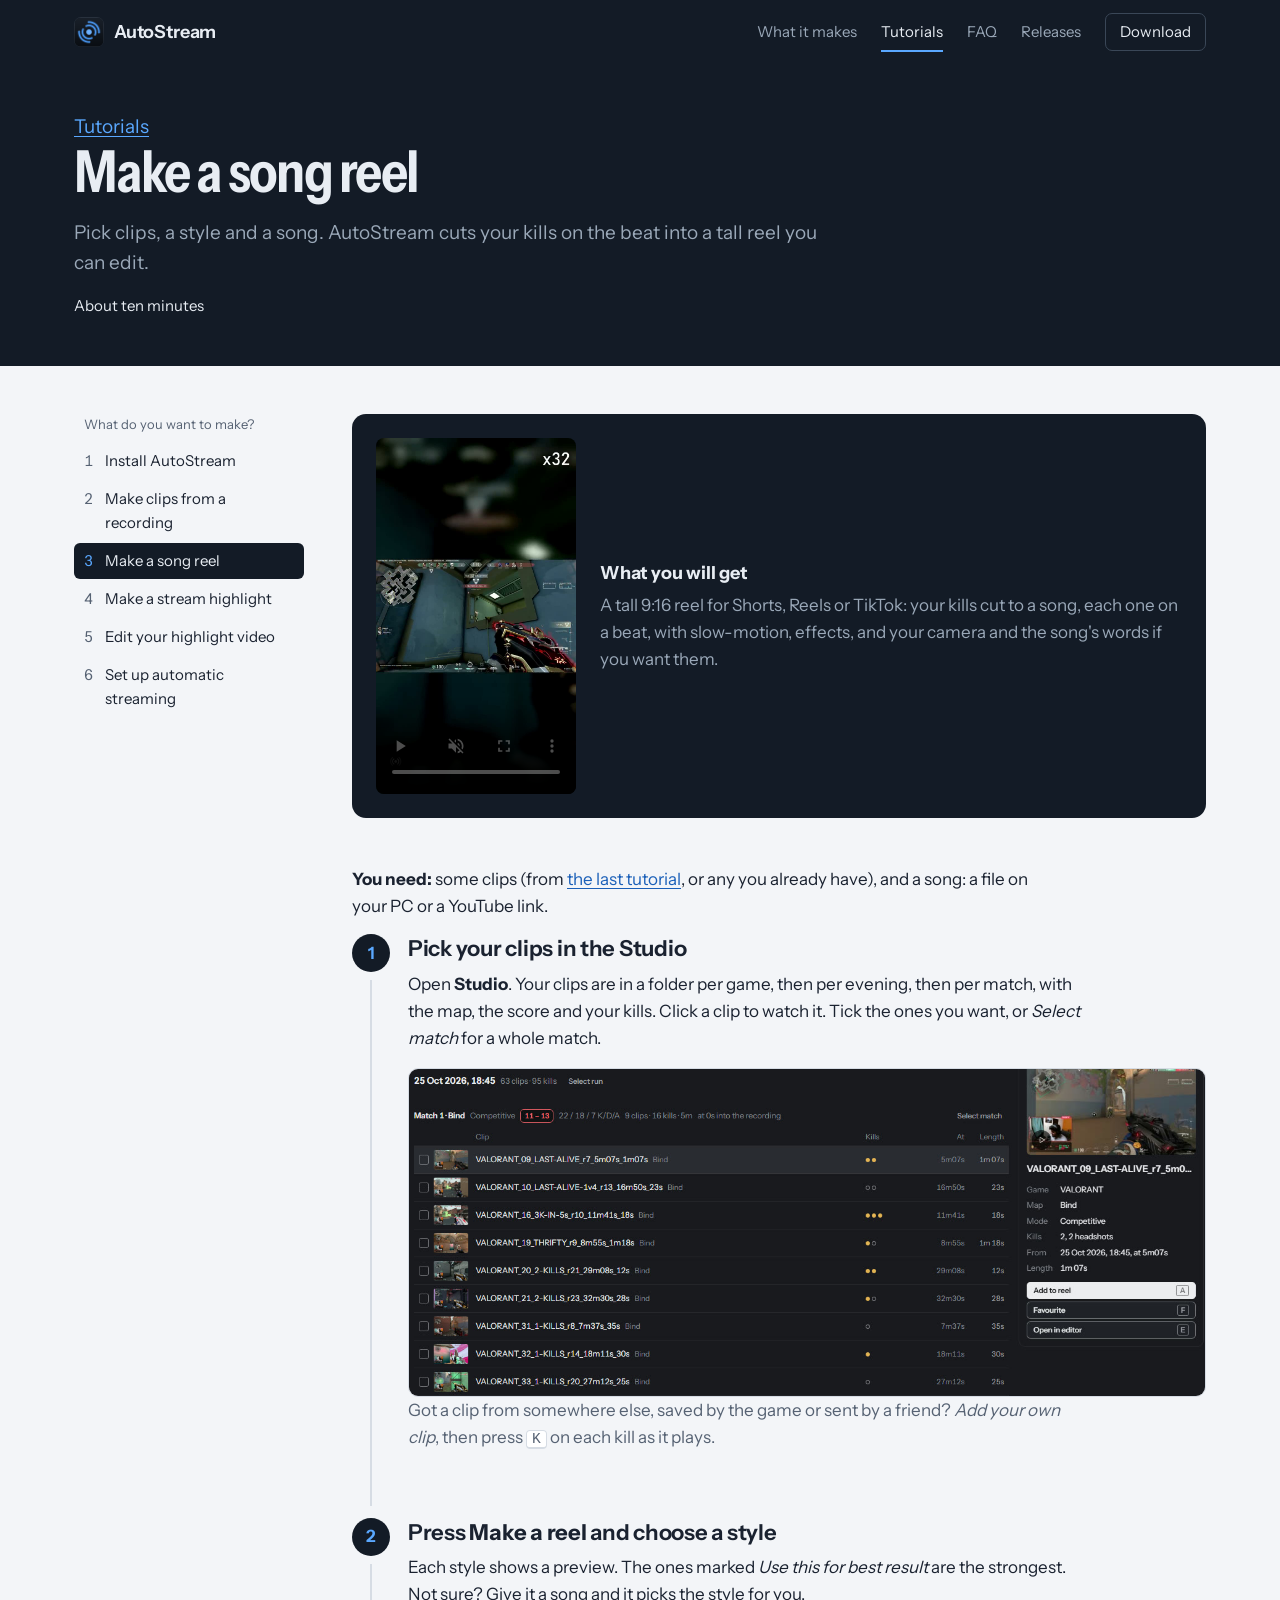
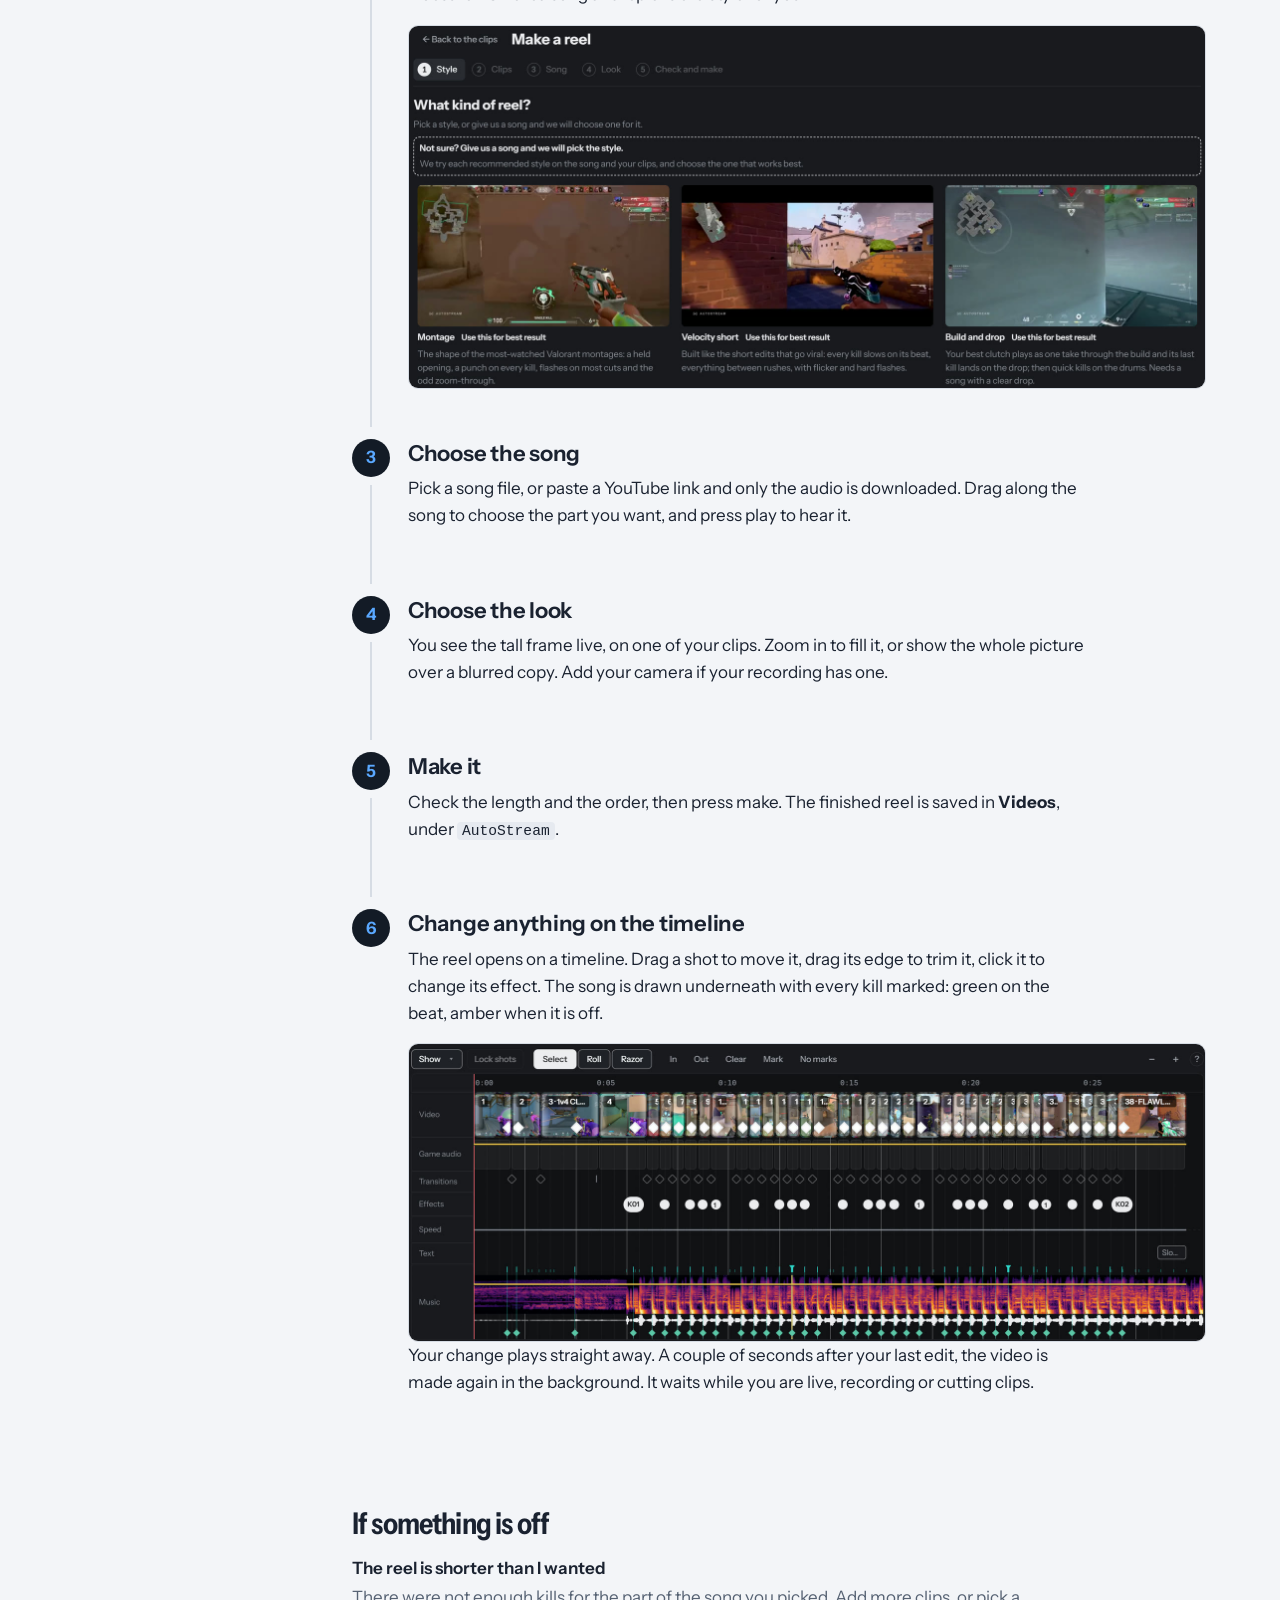
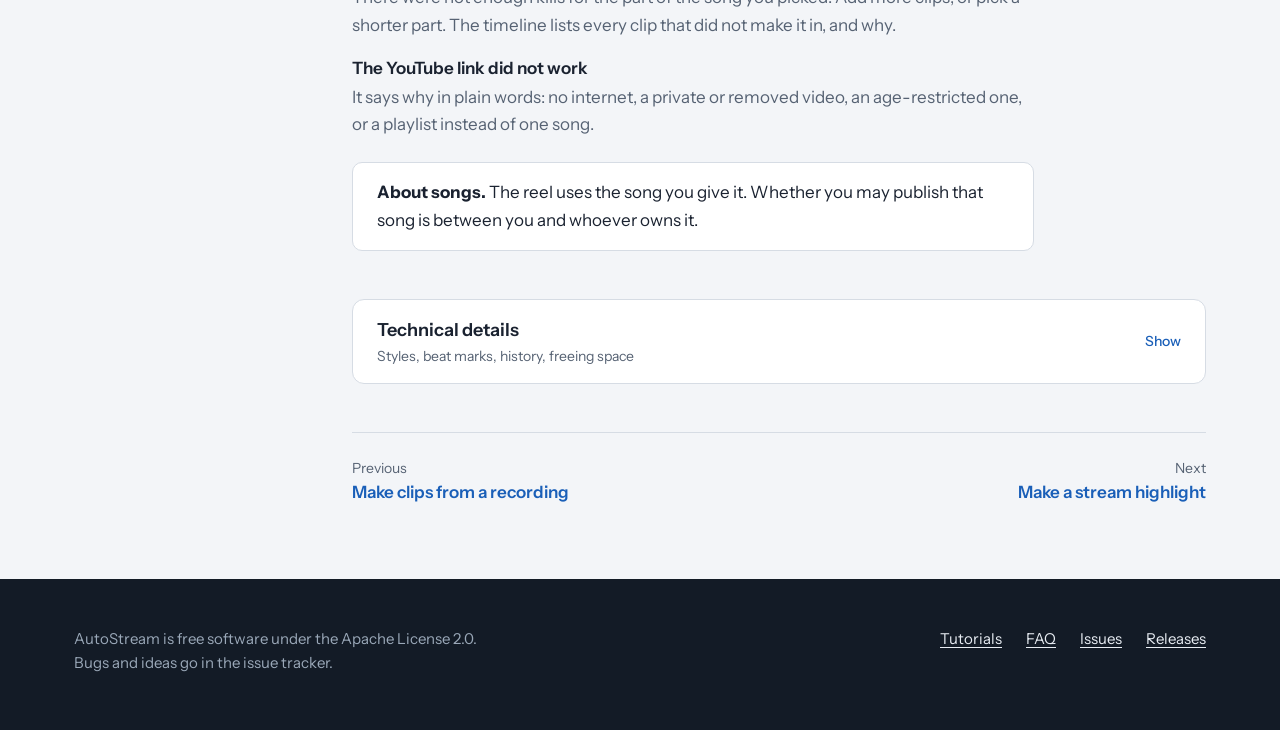
<file: docs/tutorials/reels.html>
<!DOCTYPE html>
<html lang="en">
<head>
<meta charset="utf-8">
<script>document.documentElement.classList.add('js')</script>
<meta name="viewport" content="width=device-width, initial-scale=1">
<title>Make a song reel | AutoStream</title>
<meta name="description" content="Make a 9:16 song reel from your kills with AutoStream.">
<link rel="icon" href="../assets/autostream.ico">
<link rel="stylesheet" href="../assets/style.css">
<script data-goatcounter="https://getautostream.goatcounter.com/count" async src="https://gc.zgo.at/count.js"></script>
</head>
<body>
<a class="skip" href="#main">Skip to content</a>
<header class="top">
  <div class="wrap">
    <a class="brand" href="../"><img src="../assets/logo.png" alt="" width="30" height="30">AutoStream</a>
    <a class="nav-get nav-get-m" href="../#download">Download</a>
    <button class="menu-btn" type="button" aria-expanded="false" aria-controls="site-nav"><span class="bars" aria-hidden="true"></span><span class="sr">Menu</span></button>
    <nav id="site-nav" aria-label="Site">
      <a href="../#makes">What it makes</a>
      <a href="./" aria-current="page">Tutorials</a>
      <a href="../faq.html">FAQ</a>
      <a class="nav-gh" href="https://github.com/hardikneeravsharma/autostream-site/releases">Releases</a>
      <a class="nav-get" href="../#download">Download</a>
    </nav>
  </div>
</header>
<div class="page-head">
  <div class="wrap">
    <p class="crumb"><a href="./">Tutorials</a></p>
    <h1>Make a song reel</h1>
    <p>Pick clips, a style and a song. AutoStream cuts your kills on the beat into a tall reel you can edit.</p>
    <p class="facts">About ten minutes</p>
  </div>
</div>
<main id="main" class="wrap doc">
  <aside>
    <nav aria-label="Tutorials">
      <p>What do you want to make?</p>
      <ol>
        <li><a href="install.html">Install AutoStream</a></li>
        <li><a href="clips.html">Make clips from a recording</a></li>
        <li><a href="reels.html" aria-current="page">Make a song reel</a></li>
        <li><a href="highlights.html">Make a stream highlight</a></li>
        <li><a href="highlight-editor.html">Edit your highlight video</a></li>
        <li><a href="streaming.html">Set up automatic streaming</a></li>
      </ol>
    </nav>
  </aside>
  <article>
<div class="result tall">
  <video data-loop data-src="../media/reel-hype.mp4" poster="../media/reel-hype.jpg" muted loop playsinline preload="none"
         width="720" height="1280" aria-label="A Hype style reel made by AutoStream"></video>
  <div><b>What you will get</b><p>A tall 9:16 reel for Shorts, Reels or TikTok: your kills cut to a song, each one on
    a beat, with slow-motion, effects, and your camera and the song's words if you want them.</p></div>
</div>

<p><b>You need:</b> some clips (from <a href="clips.html">the last tutorial</a>, or any you already have), and a song:
  a file on your PC or a YouTube link.</p>

<ol class="how">
  <li>
    <h3>Pick your clips in the Studio</h3>
    <p>Open <b>Studio</b>. Your clips are in a folder per game, then per evening, then per match, with the map, the
      score and your kills. Click a clip to watch it. Tick the ones you want, or <em>Select match</em> for a whole
      match.</p>
    <img class="shot" src="../media/app-studio-run.jpg" width="1290" height="530" loading="lazy"
         alt="The Studio showing one evening's clips grouped by match, each with its kills drawn as dots">
    <p class="muted">Got a clip from somewhere else, saved by the game or sent by a friend? <em>Add your own
      clip</em>, then press <kbd>K</kbd> on each kill as it plays.</p>
  </li>
  <li>
    <h3>Press <b>Make a reel</b> and choose a style</h3>
    <p>Each style shows a preview. The ones marked <em>Use this for best result</em> are the strongest. Not sure?
      Give it a song and it picks the style for you.</p>
    <img class="shot" src="../media/app-styles.jpg" width="1600" height="728" loading="lazy"
         alt="Make a reel, step 1: style cards for Montage, Velocity short, Build and drop, Fast-paced headshot and Hype">
  </li>
  <li>
    <h3>Choose the song</h3>
    <p>Pick a song file, or paste a YouTube link and only the audio is downloaded. Drag along the song to choose the
      part you want, and press play to hear it.</p>
  </li>
  <li>
    <h3>Choose the look</h3>
    <p>You see the tall frame live, on one of your clips. Zoom in to fill it, or show the whole picture over a
      blurred copy. Add your camera if your recording has one.</p>
  </li>
  <li>
    <h3>Make it</h3>
    <p>Check the length and the order, then press make. The finished reel is saved in <b>Videos</b>, under
      <code>AutoStream</code>.</p>
  </li>
  <li>
    <h3>Change anything on the timeline</h3>
    <p>The reel opens on a timeline. Drag a shot to move it, drag its edge to trim it, click it to change its effect.
      The song is drawn underneath with every kill marked: green on the beat, amber when it is off.</p>
    <img class="shot" src="../media/app-timeline.jpg" width="1600" height="596" loading="lazy"
         alt="A reel's timeline: shots with their kills, effects, and the song's sound drawn underneath with kills marked">
    <p>Your change plays straight away. A couple of seconds after your last edit, the video is made again in the
      background. It waits while you are live, recording or cutting clips.</p>
  </li>
</ol>

<h2>If something is off</h2>
<dl class="fixes">
  <dt>The reel is shorter than I wanted</dt>
  <dd>There were not enough kills for the part of the song you picked. Add more clips, or pick a shorter part.
    The timeline lists every clip that did not make it in, and why.</dd>
  <dt>The YouTube link did not work</dt>
  <dd>It says why in plain words: no internet, a private or removed video, an age-restricted one, or a playlist
    instead of one song.</dd>
</dl>
<div class="callout"><p><b>About songs.</b> The reel uses the song you give it. Whether you may publish that song
  is between you and whoever owns it.</p></div>

<details class="tech">
  <summary><span>Technical details<small>Styles, beat marks, history, freeing space</small></span></summary>
  <div class="body">
    <h3>The styles</h3>
    <p>Build and drop, Fast-paced headshot, Montage, Hype and Velocity are marked as giving the best result; Clean,
      Chaos and Cinematic are there too. Each style's pace, flash rate and opening are the medians of the popular
      montage edits it is modelled on, not guesses.</p>
    <h3>Marking the beats yourself</h3>
    <p>On the Song step, nudge the part's start by a bar, a beat or 10 ms, and press <kbd>K</kbd> on every beat a kill
      should land on. Shot 1's kill then lands on mark 1, shot 2's on mark 2.</p>
    <h3>The music lane</h3>
    <p>It is the song's spectrogram, where a kick and a hi-hat look different. The line above it says in words how
      many kills land on the hit they were cut to. The music and game audio each have a volume line with
      keyframes, as in any editor.</p>
    <h3>A slow song intro</h3>
    <p>Drop a GIF or a video over a long intro and <em>Fill the lead-in</em> trims it to exactly the gap.</p>
    <h3>History and space</h3>
    <p>Every render is kept in History; restore an older one or save it as its own reel. To free space, select clips
      and press <em>Delete</em>: it says how much that frees and which reels use them first. Deleting a reel never
      deletes the clips it was cut from.</p>
  </div>
</details>

<nav class="next" aria-label="Next and previous tutorial"><a href="clips.html"><small>Previous</small>Make clips from a recording</a><a href="highlights.html" style="text-align:right"><small>Next</small>Make a stream highlight</a></nav>
  </article>
</main>
<footer class="site">
  <div class="wrap">
    <div>
      <p>AutoStream is free software under the Apache License 2.0. Bugs and ideas go
        in the issue tracker.</p>
    </div>
    <ul>
      <li><a href="./">Tutorials</a></li>
      <li><a href="../faq.html">FAQ</a></li>
      <li><a href="https://github.com/hardikneeravsharma/autostream-site/issues">Issues</a></li>
      <li><a href="https://github.com/hardikneeravsharma/autostream-site/releases">Releases</a></li>
    </ul>
  </div>
</footer>
<script src="../assets/site.js" defer></script>
</body>
</html>
</file>
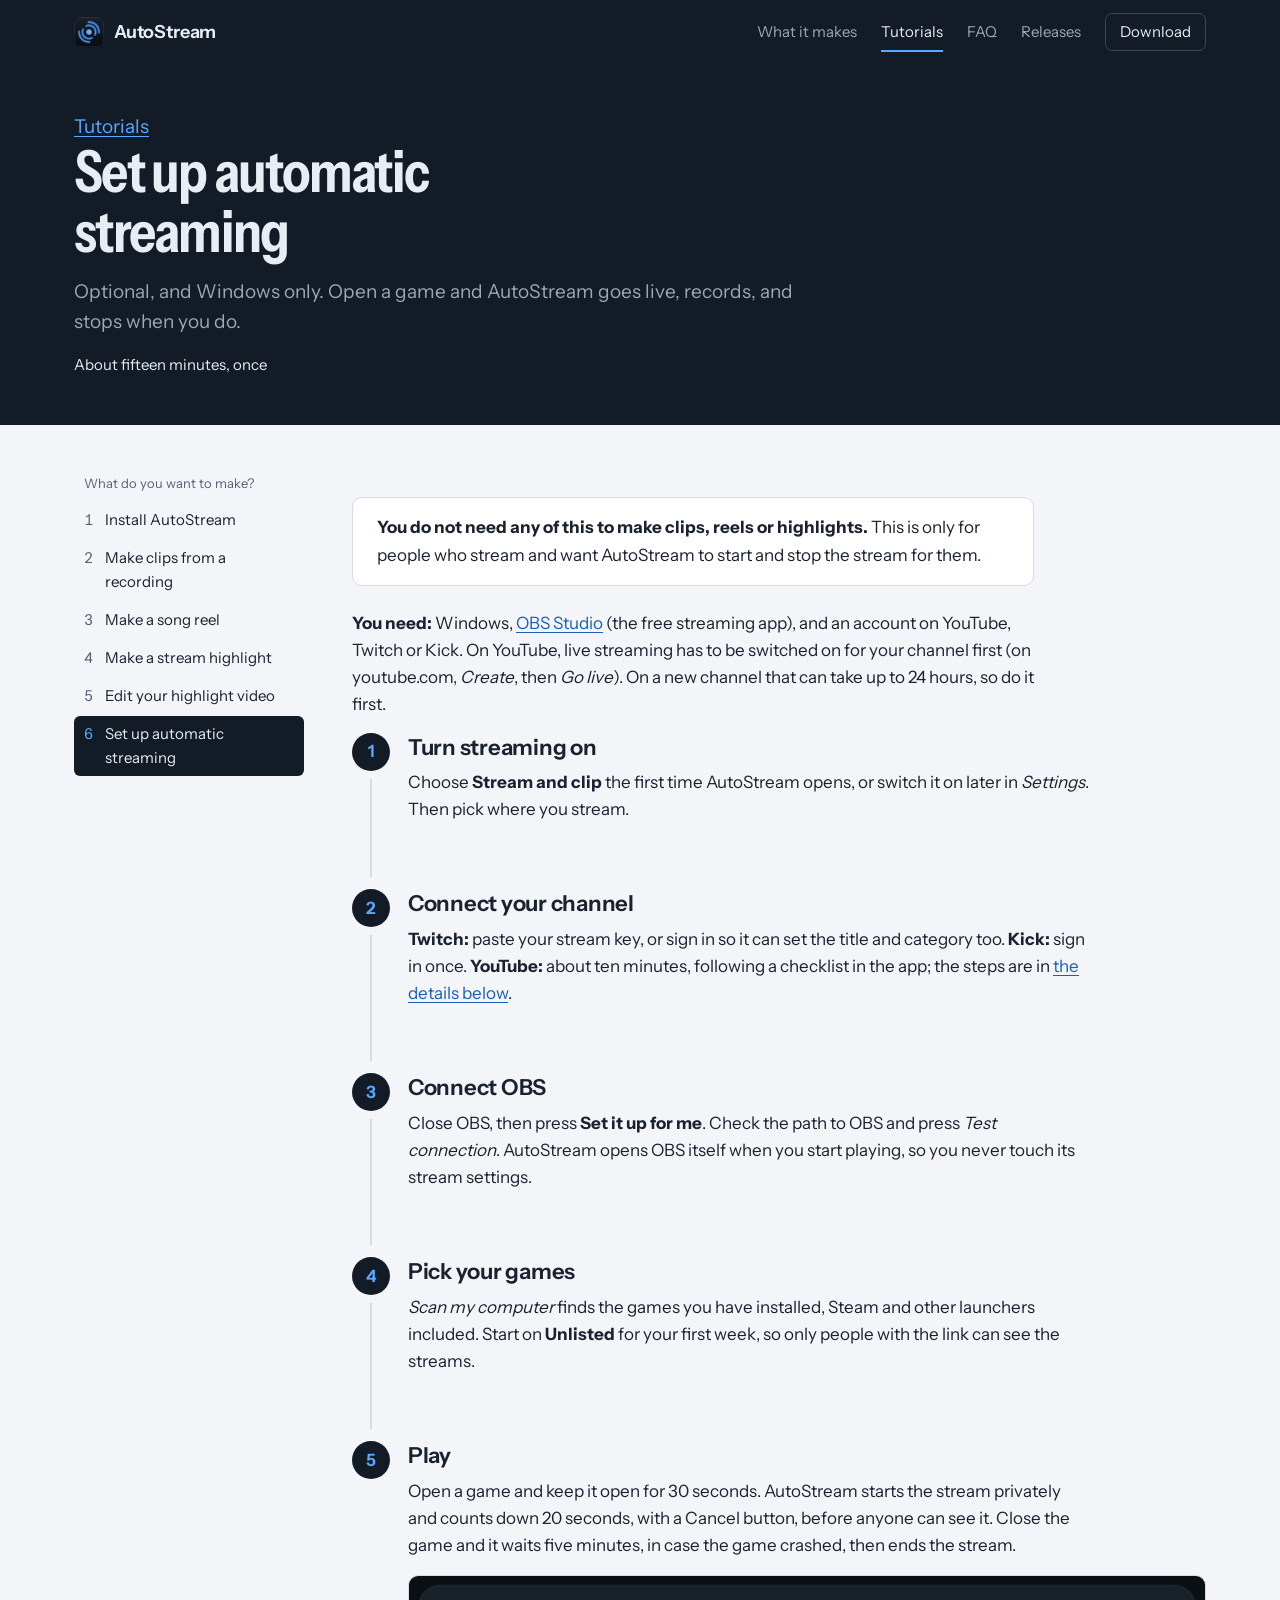
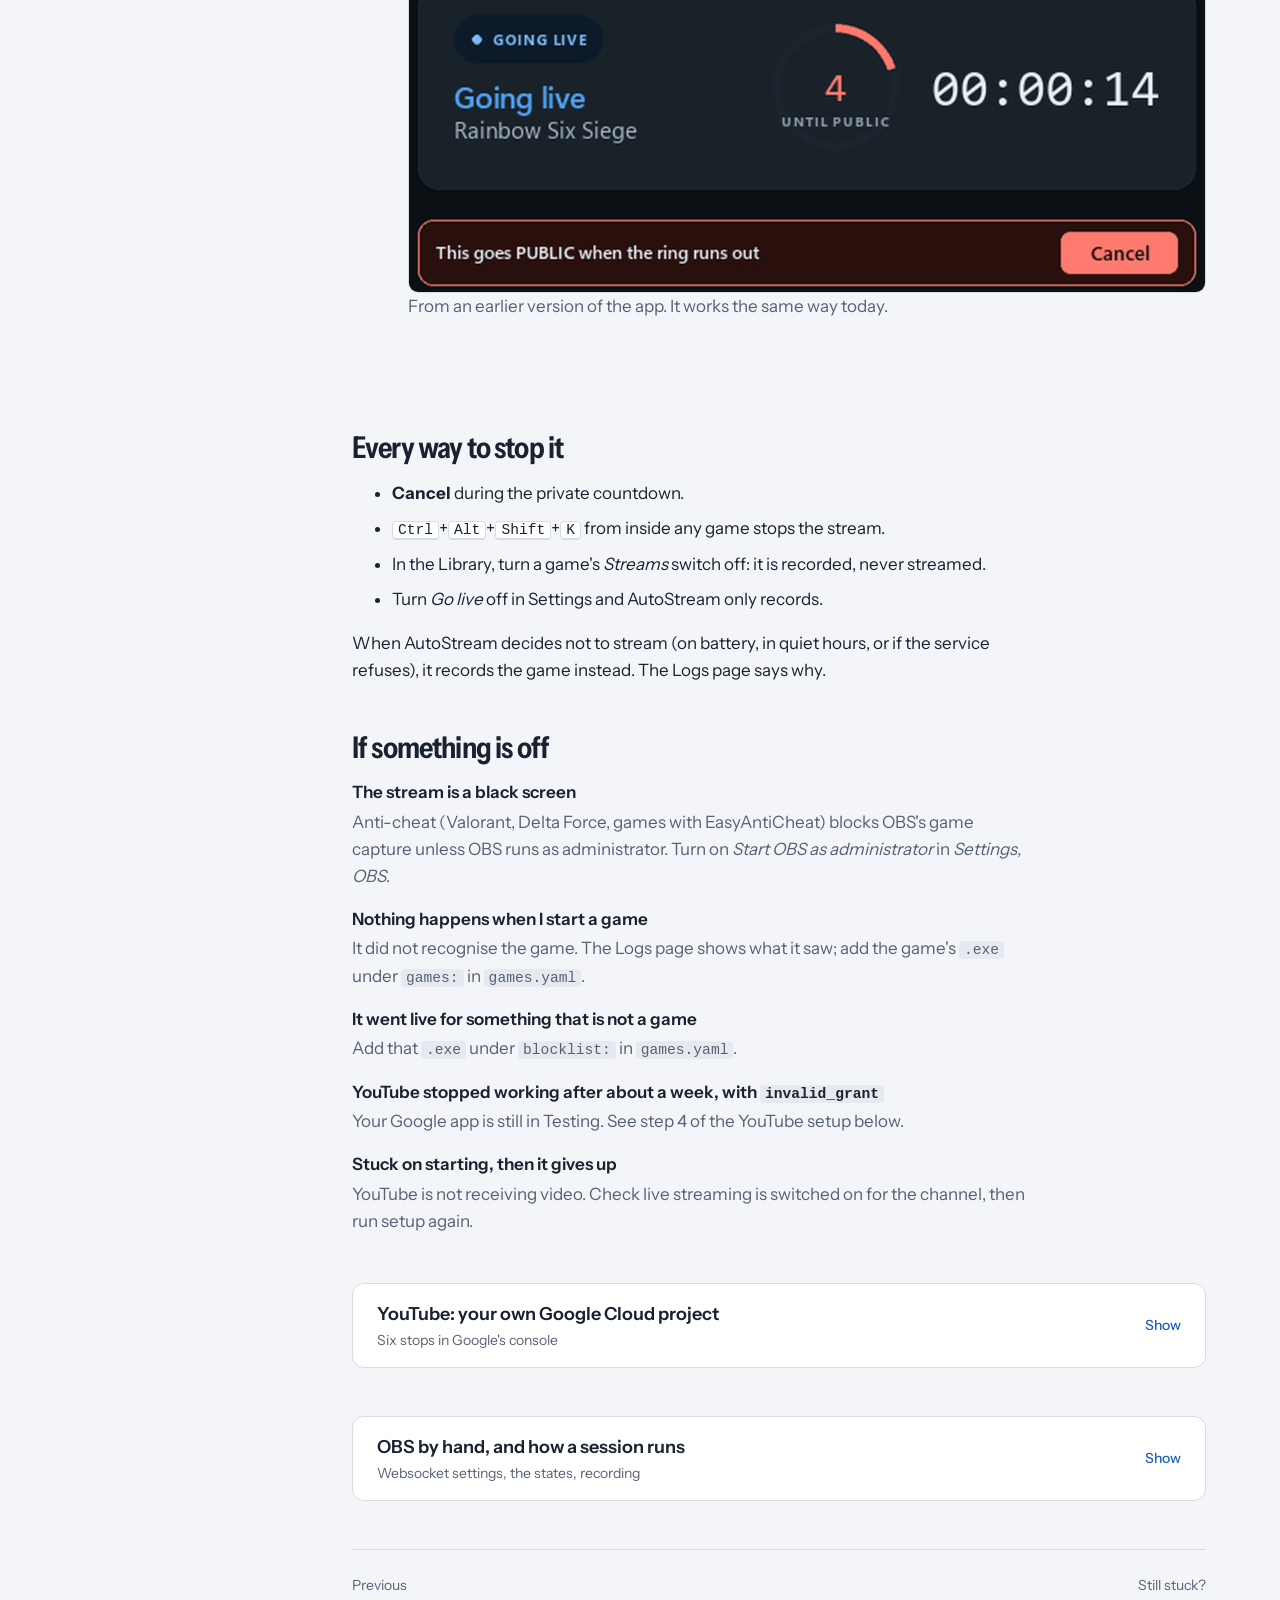
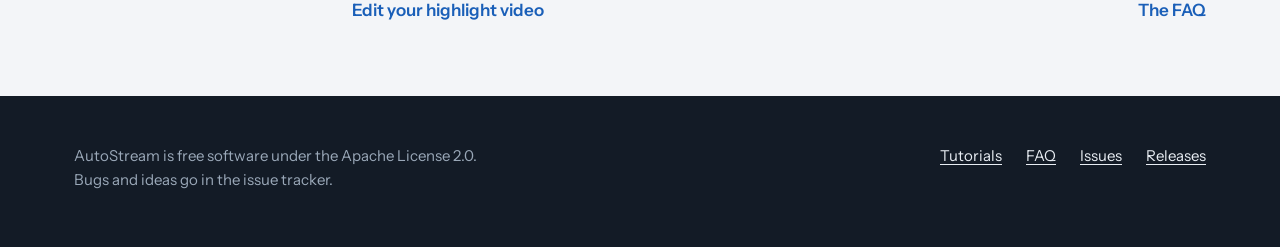
<file: docs/tutorials/streaming.html>
<!DOCTYPE html>
<html lang="en">
<head>
<meta charset="utf-8">
<script>document.documentElement.classList.add('js')</script>
<meta name="viewport" content="width=device-width, initial-scale=1">
<title>Set up automatic streaming | AutoStream</title>
<meta name="description" content="Set AutoStream up to go live on YouTube, Twitch or Kick by itself when you play.">
<link rel="icon" href="../assets/autostream.ico">
<link rel="stylesheet" href="../assets/style.css">
<script data-goatcounter="https://getautostream.goatcounter.com/count" async src="https://gc.zgo.at/count.js"></script>
</head>
<body>
<a class="skip" href="#main">Skip to content</a>
<header class="top">
  <div class="wrap">
    <a class="brand" href="../"><img src="../assets/logo.png" alt="" width="30" height="30">AutoStream</a>
    <a class="nav-get nav-get-m" href="../#download">Download</a>
    <button class="menu-btn" type="button" aria-expanded="false" aria-controls="site-nav"><span class="bars" aria-hidden="true"></span><span class="sr">Menu</span></button>
    <nav id="site-nav" aria-label="Site">
      <a href="../#makes">What it makes</a>
      <a href="./" aria-current="page">Tutorials</a>
      <a href="../faq.html">FAQ</a>
      <a class="nav-gh" href="https://github.com/hardikneeravsharma/autostream-site/releases">Releases</a>
      <a class="nav-get" href="../#download">Download</a>
    </nav>
  </div>
</header>
<div class="page-head">
  <div class="wrap">
    <p class="crumb"><a href="./">Tutorials</a></p>
    <h1>Set up automatic streaming</h1>
    <p>Optional, and Windows only. Open a game and AutoStream goes live, records, and stops when you do.</p>
    <p class="facts">About fifteen minutes, once</p>
  </div>
</div>
<main id="main" class="wrap doc">
  <aside>
    <nav aria-label="Tutorials">
      <p>What do you want to make?</p>
      <ol>
        <li><a href="install.html">Install AutoStream</a></li>
        <li><a href="clips.html">Make clips from a recording</a></li>
        <li><a href="reels.html">Make a song reel</a></li>
        <li><a href="highlights.html">Make a stream highlight</a></li>
        <li><a href="highlight-editor.html">Edit your highlight video</a></li>
        <li><a href="streaming.html" aria-current="page">Set up automatic streaming</a></li>
      </ol>
    </nav>
  </aside>
  <article>
<div class="callout"><p><b>You do not need any of this to make clips, reels or highlights.</b> This is only for people
  who stream and want AutoStream to start and stop the stream for them.</p></div>

<p><b>You need:</b> Windows, <a href="https://obsproject.com">OBS Studio</a> (the free streaming app), and an account
  on YouTube, Twitch or Kick. On YouTube, live streaming has to be switched on for your channel first (on youtube.com,
  <em>Create</em>, then <em>Go live</em>). On a new channel that can take up to 24 hours, so do it first.</p>

<ol class="how">
  <li>
    <h3>Turn streaming on</h3>
    <p>Choose <b>Stream and clip</b> the first time AutoStream opens, or switch it on later in <em>Settings</em>. Then
      pick where you stream.</p>
  </li>
  <li>
    <h3>Connect your channel</h3>
    <p><b>Twitch:</b> paste your stream key, or sign in so it can set the title and category too.
      <b>Kick:</b> sign in once. <b>YouTube:</b> about ten minutes, following a checklist in the app; the steps are
      in <a href="#youtube">the details below</a>.</p>
  </li>
  <li>
    <h3>Connect OBS</h3>
    <p>Close OBS, then press <b>Set it up for me</b>. Check the path to OBS and press <em>Test connection</em>.
      AutoStream opens OBS itself when you start playing, so you never touch its stream settings.</p>
  </li>
  <li>
    <h3>Pick your games</h3>
    <p><em>Scan my computer</em> finds the games you have installed, Steam and other launchers included. Start on
      <b>Unlisted</b> for your first week, so only people with the link can see the streams.</p>
  </li>
  <li>
    <h3>Play</h3>
    <p>Open a game and keep it open for 30 seconds. AutoStream starts the stream privately and counts down 20
      seconds, with a Cancel button, before anyone can see it. Close the game and it waits five minutes, in case the
      game crashed, then ends the stream.</p>
    <img class="shot" src="../media/app-countdown.jpg" width="1060" height="420" loading="lazy"
         alt="AutoStream holding a new stream private: a ring counting down 4 seconds until public, and a Cancel button">
    <p class="muted">From an earlier version of the app. It works the same way today.</p>
  </li>
</ol>

<h2>Every way to stop it</h2>
<ul>
  <li><b>Cancel</b> during the private countdown.</li>
  <li><kbd>Ctrl</kbd>+<kbd>Alt</kbd>+<kbd>Shift</kbd>+<kbd>K</kbd> from inside any game stops the stream.</li>
  <li>In the Library, turn a game's <em>Streams</em> switch off: it is recorded, never streamed.</li>
  <li>Turn <em>Go live</em> off in Settings and AutoStream only records.</li>
</ul>
<p>When AutoStream decides not to stream (on battery, in quiet hours, or if the service refuses), it records the game
  instead. The Logs page says why.</p>

<h2>If something is off</h2>
<dl class="fixes">
  <dt>The stream is a black screen</dt>
  <dd>Anti-cheat (Valorant, Delta Force, games with EasyAntiCheat) blocks OBS's game capture unless OBS runs as
    administrator. Turn on <em>Start OBS as administrator</em> in <em>Settings, OBS</em>.</dd>
  <dt>Nothing happens when I start a game</dt>
  <dd>It did not recognise the game. The Logs page shows what it saw; add the game's <code>.exe</code> under
    <code>games:</code> in <code>games.yaml</code>.</dd>
  <dt>It went live for something that is not a game</dt>
  <dd>Add that <code>.exe</code> under <code>blocklist:</code> in <code>games.yaml</code>.</dd>
  <dt>YouTube stopped working after about a week, with <code>invalid_grant</code></dt>
  <dd>Your Google app is still in Testing. See step 4 of the YouTube setup below.</dd>
  <dt>Stuck on starting, then it gives up</dt>
  <dd>YouTube is not receiving video. Check live streaming is switched on for the channel, then run setup again.</dd>
</dl>

<details class="tech" id="youtube">
  <summary><span>YouTube: your own Google Cloud project<small>Six stops in Google's console</small></span></summary>
  <div class="body">
    <p>AutoStream talks to YouTube through a project that belongs to you, so the daily API allowance is yours alone.
      The wizard shows these as a checklist.</p>
    <ol>
      <li>Go to <a href="https://console.cloud.google.com/projectcreate">console.cloud.google.com</a> and create a
        project. Any name.</li>
      <li><em>APIs &amp; Services, Library</em>: enable <b>YouTube Data API v3</b>.</li>
      <li><em>Google Auth Platform, Branding</em>: set an app name and your email.</li>
      <li><em>Google Auth Platform, Audience</em>: user type <b>External</b>, then <b>Publish App</b>. Skip
        verification; you do not need it.</li>
      <li><em>Google Auth Platform, Data Access</em>: add the scopes <code>.../auth/youtube</code> and
        <code>.../auth/youtube.force-ssl</code>.</li>
      <li><em>Google Auth Platform, Clients</em>: create a client of type <b>Desktop app</b> and download its JSON.
        Paste its contents into the wizard and press <em>Save credentials</em>.</li>
    </ol>
    <div class="callout warn"><p><b>Do not skip step 4.</b> While the app is in Testing, Google blocks everyone not on
      its test-user list, and even for you the sign-in expires after about seven days and streaming quietly stops with
      <code>invalid_grant</code>. <em>Access blocked</em> or <em>Error 403</em> means this step.</p></div>
    <p>Then press <em>Authorise with YouTube</em>. Google says <b>"Google hasn't verified this app"</b>. That is
      expected: it is your own personal app. Choose <em>Advanced</em>, then <em>Go to (your app name)
      (unsafe)</em>, and allow access.</p>
  </div>
</details>

<details class="tech">
  <summary><span>OBS by hand, and how a session runs<small>Websocket settings, the states, recording</small></span></summary>
  <div class="body">
    <h3>If Set it up for me cannot write OBS's settings</h3>
    <p>In OBS, <em>Tools, WebSocket Server Settings</em>: tick <em>Enable WebSocket server</em>, leave the port at
      4455, set a password, and click <b>Apply</b> before OK. Then press <em>Read the settings from OBS</em>. Use a
      Game Capture scene, never Display Capture, so a wrong detection shows black rather than your desktop.</p>
    <h3>The states</h3>
<pre><code>IDLE -> ARMING -> STARTING -> TESTING -> LIVE -> COOLDOWN -> STOPPING -> IDLE</code></pre>
    <p>AutoStream checks what is running every three seconds. A game's <code>.exe</code> is matched against a public
      list of about 10,000 games and your Steam library. Arming is the 30-second wait; Testing is the 20 seconds
      private; Cooldown is the five minutes after you close the game. After eight hours a broadcast ends regardless.</p>
    <h3>Switching games</h3>
    <p>Stay in a different game for a minute and the title is rewritten for it, or, if you chose it in Settings, a
      new broadcast starts.</p>
    <h3>Recording while you stream</h3>
    <p>Off by default: switch it on in <em>Settings, Recording</em>. Budget 20 to 30 GB an hour at the top quality.
      Your mic, the game and the desktop go on separate audio tracks, which is what lets the clipper hear your
      reactions.</p>
    <h3>More safety rails</h3>
    <p>An empty file called <code>NOSTREAM</code> next to the app stops anything auto-starting. A password manager or
      banking app being open vetoes the session. It will not start a broadcast by itself on battery, with under 25 GB
      free, or with the YouTube API allowance nearly spent.</p>
    <h3>Pause and the three cards</h3>
    <p>Pause keeps the broadcast running and shows your <em>be right back</em> card. Point <em>stream starting</em>,
      <em>be right back</em> and <em>thanks for watching</em> at a video file or an overlay URL and AutoStream makes
      the OBS scenes itself.</p>
  </div>
</details>

<nav class="next" aria-label="Next and previous tutorial"><a href="highlight-editor.html"><small>Previous</small>Edit your highlight video</a><a href="../faq.html" style="text-align:right"><small>Still stuck?</small>The FAQ</a></nav>
  </article>
</main>
<footer class="site">
  <div class="wrap">
    <div>
      <p>AutoStream is free software under the Apache License 2.0. Bugs and ideas go
        in the issue tracker.</p>
    </div>
    <ul>
      <li><a href="./">Tutorials</a></li>
      <li><a href="../faq.html">FAQ</a></li>
      <li><a href="https://github.com/hardikneeravsharma/autostream-site/issues">Issues</a></li>
      <li><a href="https://github.com/hardikneeravsharma/autostream-site/releases">Releases</a></li>
    </ul>
  </div>
</footer>
<script src="../assets/site.js" defer></script>
</body>
</html>
</file>
<file: docs/assets/style.css>
/* AutoStream site.
   Colours come from the app's own mark: the navy of the icon tile and the blue of its rings.
   Red is kept for one meaning only, as in the app: LIVE. Type is Instrument Sans, the face
   the app's own window uses, so the site and the program read as one thing.

   The page is built around what the app makes, so the videos carry it: navy where a video
   sits (it frames footage the way the app's own window does), paper for reading. */

@font-face {
  font-family: "Instrument Sans";
  src: url("InstrumentSans.ttf") format("truetype");
  font-weight: 400 700;
  font-stretch: 75% 100%;
  font-display: swap;
}

:root {
  --ink: #131b26;        /* the icon tile */
  --ink-2: #1c2633;
  --ink-3: #26323f;
  --paper: #f3f5f8;
  --white: #ffffff;
  --signal: #5aa8ff;     /* the rings, on navy */
  --link: #1a5fb8;       /* the rings, darkened to pass on paper */
  --live: #e5484d;
  --ok: #3fa46a;
  --text: #1a2230;
  --muted: #566273;
  --rule: #d6dce4;
  --on-ink: #e8edf3;
  --on-ink-muted: #9aa8b8;
  --on-ink-rule: #2c3847;

  --mono: "Cascadia Mono", "Cascadia Code", ui-monospace, Consolas, "SF Mono", Menlo, monospace;
  --sans: "Instrument Sans", system-ui, sans-serif;

  /* one spacing scale, used everywhere */
  --s1: 4px; --s2: 8px; --s3: 16px; --s4: 24px; --s5: 32px; --s6: 48px; --s7: 72px; --s8: 112px;
  --measure: 62ch;
  --wide: 1180px;
}

*, *::before, *::after { box-sizing: border-box; }
html { -webkit-text-size-adjust: 100%; scroll-behavior: smooth; }
@media (prefers-reduced-motion: reduce) { html { scroll-behavior: auto; } }
body {
  margin: 0;
  background: var(--paper);
  color: var(--text);
  font: 400 17px/1.6 var(--sans);
  font-kerning: normal;
}
img, svg, video { max-width: 100%; height: auto; display: block; }
a { color: var(--link); text-underline-offset: 3px; text-decoration-thickness: 1px; }
a:hover { text-decoration-thickness: 2px; }
:focus-visible { outline: 3px solid var(--signal); outline-offset: 3px; border-radius: 3px; }
code, kbd { font-family: var(--mono); font-size: 0.86em; }
code { background: #e6eaf0; padding: 1px 5px; border-radius: 4px; overflow-wrap: anywhere; }
kbd { border: 1px solid var(--rule); border-bottom-width: 2px; border-radius: 4px; padding: 0 5px; background: var(--white); }
pre { font-family: var(--mono); font-size: 14px; line-height: 1.55; background: var(--ink); color: var(--on-ink);
      padding: var(--s3) var(--s4); border-radius: 8px; overflow-x: auto; }
pre code { background: none; padding: 0; color: inherit; font-size: inherit; }

.wrap { max-width: var(--wide); margin: 0 auto; padding: 0 var(--s4); }
.skip { position: absolute; left: -999px; }
.skip:focus { left: var(--s3); top: var(--s3); background: var(--white); padding: var(--s2) var(--s3); z-index: 10; }

/* ---------- header ----------
   Sticky, so Download is never more than a thumb away. On a phone it is one row: the mark, Download,
   and a menu button; the links open as a panel laid over the page, so opening it moves nothing. */
.top { background: var(--ink); color: var(--on-ink); position: sticky; top: 0; z-index: 30; }
.top .wrap { display: flex; align-items: center; gap: var(--s4); min-height: 64px; flex-wrap: wrap; position: relative; }
[id] { scroll-margin-top: 80px; }
.sr { position: absolute; width: 1px; height: 1px; overflow: hidden; clip: rect(0 0 0 0); white-space: nowrap; }
.menu-btn, .nav-get-m { display: none; }
.brand { display: flex; align-items: center; gap: 10px; color: var(--on-ink); text-decoration: none;
         font-weight: 650; font-size: 18px; letter-spacing: -0.01em; }
.brand img { width: 30px; height: 30px; border-radius: 7px; }
.top nav { margin-left: auto; display: flex; gap: var(--s4); flex-wrap: wrap; align-items: center; }
.top nav a { color: var(--on-ink-muted); text-decoration: none; font-size: 15px; padding: var(--s2) 0; }
.top nav a:hover, .top nav a[aria-current="page"] { color: var(--on-ink); }
.top nav a[aria-current="page"] { box-shadow: inset 0 -2px 0 var(--signal); }
.top nav a.nav-get { color: var(--on-ink); border: 1.5px solid #3a4757; border-radius: 7px; padding: 6px 14px; }
.top nav a.nav-get:hover { border-color: var(--signal); }

/* ---------- buttons ---------- */
.get { display: flex; flex-wrap: wrap; gap: var(--s3); align-items: stretch; }
.btn {
  display: inline-flex; flex-direction: column; justify-content: center; gap: 2px;
  padding: 12px 20px; border-radius: 8px; text-decoration: none; font-weight: 600; font-size: 17px;
  border: 1.5px solid transparent; line-height: 1.25; min-height: 56px;
}
.btn small { font-weight: 400; font-size: 13px; opacity: 0.8; }
.btn-main { background: var(--signal); color: #071423; }
.btn-main:hover { background: #7cbaff; }
.btn-main:active { transform: translateY(1px); }
.btn-alt { border-color: #3a4757; color: var(--on-ink); }
.btn-alt:hover { border-color: var(--on-ink-muted); }
.paper .btn-alt { border-color: var(--rule); color: var(--text); background: var(--white); }
.paper .btn-alt:hover { border-color: var(--muted); }
.paper .btn-main { background: var(--ink); color: var(--white); }
.paper .btn-main:hover { background: #26354a; }

/* ---------- hero: what one session turned into ---------- */
.hero { background: var(--ink); color: var(--on-ink); padding: var(--s6) 0 var(--s7); }
.hero .wrap { display: grid; grid-template-columns: minmax(0, 0.9fr) minmax(0, 1.1fr); column-gap: var(--s6); row-gap: 0;
              grid-template-areas: "copy reel" "get reel"; align-items: center; }
.hero-copy { grid-area: copy; align-self: end; }
.hero-get { grid-area: get; align-self: start; }
.showreel { grid-area: reel; }
.hero h1 {
  font-size: clamp(42px, 6vw, 76px); line-height: 0.96; letter-spacing: -0.035em;
  font-weight: 650; font-stretch: 80%; margin: 0 0 var(--s4); max-width: 9ch;
}
.hero .lede { font-size: 20px; line-height: 1.5; color: var(--on-ink); max-width: 30em; margin: 0 0 var(--s4); }
.promises { list-style: none; padding: 0; margin: 0 0 var(--s5); display: flex; flex-wrap: wrap; gap: 6px; max-width: none; }
.promises li { font-size: 14px; color: var(--on-ink); background: var(--ink-3); border-radius: 99px; padding: 3px 12px; }
.hero .fine { font-size: 14px; color: var(--on-ink-muted); margin: var(--s3) 0 0; }
.hero .fine a { color: var(--signal); }

/* The reel of what it made, with the four stages named underneath and lit as they play. */
.showreel { margin: 0; }
.showreel .frame { position: relative; border-radius: 12px; overflow: hidden; background: #000;
                   box-shadow: 0 0 0 1px var(--on-ink-rule); aspect-ratio: 16 / 9; container-type: inline-size; }
.showreel video { width: 100%; height: 100%; object-fit: cover; }
/* the label that says whose footage it is, and the caption language, sit outside the picture */
.reel-top { display: flex; flex-wrap: wrap; align-items: center; justify-content: space-between; gap: var(--s2) var(--s3);
            margin-bottom: var(--s2); }
.reel-top .real { margin: 0; font-size: 14px; font-weight: 600; color: var(--on-ink); }
.reel-top .real::before { content: ""; display: inline-block; width: 8px; height: 8px; border-radius: 50%; background: var(--signal);
                          margin-right: 8px; vertical-align: 1px; }
.caplang { display: inline-flex; align-items: center; gap: 2px; font-size: 13px; color: var(--on-ink-muted); }
.caplang span { margin-right: 6px; }
.caplang button { font: inherit; font-size: 13px; font-weight: 600; color: var(--on-ink-muted); background: transparent;
                  border: 1px solid var(--on-ink-rule); padding: 0 12px; min-height: 32px; cursor: pointer; }
.caplang button:first-of-type { border-radius: 99px 0 0 99px; }
.caplang button:last-of-type { border-radius: 0 99px 99px 0; border-left: 0; }
.caplang button[aria-pressed="true"] { background: var(--ink-3); color: var(--on-ink); border-color: #3a4757; }
/* the caption, placed and sized the way the app draws it under the face */
.showreel .cap { position: absolute; left: 50%; bottom: 15%; transform: translateX(-50%); margin: 0; max-width: 78%; width: max-content;
                 padding: 0.3em 0.7em; border-radius: 6px; background: rgba(0, 0, 0, .74); color: #fff; text-align: center;
                 font-size: 14px; font-size: clamp(11px, 2.5cqw, 22px); font-weight: 600; line-height: 1.3; }
.stages { list-style: none; padding: 0; margin: var(--s3) 0 0; display: grid; grid-template-columns: repeat(5, 1fr);
          gap: var(--s2); max-width: none; counter-reset: st; }
.stages li { counter-increment: st; font-size: 14px; line-height: 1.3; color: var(--on-ink-muted);
             padding-top: 10px; position: relative; transition: color .3s; }
.stages span { display: block; font-size: 13px; }
.stages li::before { content: ""; position: absolute; top: 0; left: 0; right: 0; height: 3px; border-radius: 2px; background: var(--on-ink-rule); }
.stages li::after { content: ""; position: absolute; top: 0; left: 0; height: 3px; border-radius: 2px; background: var(--signal);
                    width: 0; }
.stages li.on { color: var(--on-ink); }
.stages li.on::after { width: var(--p, 0%); }
.stages li.done::after { width: 100%; }
.stages b { display: block; font-weight: 600; }
.stages b::before { content: counter(st) "  "; color: var(--signal); }
.showreel figcaption { font-size: 13px; color: var(--on-ink-muted); margin-top: var(--s3); }

/* ---------- body sections ---------- */
main section { padding: var(--s7) 0; }
main section + section { border-top: 1px solid var(--rule); }
main section.ink { background: var(--ink); color: var(--on-ink); border-top: 0; }
main section.ink + section { border-top: 0; }
section.ink a { color: var(--signal); }
h2 { font-size: clamp(30px, 3.8vw, 46px); line-height: 1.04; letter-spacing: -0.028em; font-weight: 650; font-stretch: 84%;
     margin: 0 0 var(--s3); max-width: 18ch; }
h3 { font-size: 22px; line-height: 1.2; letter-spacing: -0.012em; font-weight: 640; margin: 0 0 var(--s2); }
p, ul, ol, table, dl { max-width: var(--measure); }
p { margin: 0 0 var(--s3); }
.muted { color: var(--muted); }
.ink .muted { color: var(--on-ink-muted); }
.intro { font-size: 19px; color: var(--muted); margin-bottom: var(--s6); max-width: 40em; }
.ink .intro { color: var(--on-ink-muted); }
figure { margin: 0; }
figcaption { font-size: 14px; color: var(--muted); margin-top: var(--s2); }
.ink figcaption { color: var(--on-ink-muted); }
.shot { border-radius: 10px; border: 1px solid var(--rule); background: #1b1c20; }
.ink .shot { border-color: var(--on-ink-rule); }
.more { font-weight: 600; text-decoration: none; }
.more:hover { text-decoration: underline; }

/* ---------- four ways to use one recording ---------- */
.uses { display: grid; gap: var(--s4); }
.use { display: grid; grid-template-columns: minmax(0, 0.8fr) minmax(0, 1.2fr); gap: var(--s5); align-items: center;
       background: var(--white); border: 1px solid var(--rule); border-radius: 14px; padding: var(--s5); }
.use h3 { font-size: clamp(24px, 2.6vw, 32px); font-stretch: 86%; letter-spacing: -0.02em; line-height: 1.08; margin-bottom: var(--s3); }
.use .what { font-size: 15px; font-weight: 600; color: var(--link); margin: 0 0 var(--s2); }
.use .what .start { display: inline-block; margin-left: 8px; font-size: 12px; font-weight: 600; color: var(--white);
                    background: var(--ok); padding: 1px 9px; border-radius: 99px; vertical-align: 1px; }
.use p { color: var(--text); }
.use .note { font-size: 14px; color: var(--muted); }
.use.small { grid-template-columns: minmax(0, 1fr) auto; background: transparent; padding: var(--s4) var(--s5); }
.use.small h3 { font-size: 24px; margin-bottom: var(--s1); }
.use.small p { margin: 0; color: var(--muted); }

.media-clips { display: grid; grid-template-columns: minmax(0, 1.75fr) minmax(0, 0.62fr); gap: var(--s3); align-items: end; }
.media-reels { display: grid; grid-template-columns: repeat(2, minmax(0, 210px)); gap: var(--s3); justify-content: center; }
.vid { margin: 0; }
.vid video { width: 100%; border-radius: 10px; background: #000; }
.vid.tall video { aspect-ratio: 9 / 16; object-fit: cover; }
.vid.wide video { aspect-ratio: 16 / 9; object-fit: cover; }
.vid figcaption { font-size: 13px; margin-top: 6px; }

/* ---------- three steps: a real screenshot of each, big enough to read ---------- */
.steps3 { list-style: none; padding: 0; margin: 0; max-width: none; counter-reset: s3; }
.steps3 li { counter-increment: s3; display: grid; grid-template-columns: minmax(0, 0.42fr) minmax(0, 1fr); gap: var(--s6);
             align-items: center; }
.steps3 li + li { margin-top: var(--s6); }
.steps3 h3::before { content: counter(s3); display: inline-grid; place-items: center; width: 30px; height: 30px; margin-right: 10px;
                     border-radius: 50%; background: var(--ink); color: var(--signal); font-size: 15px; vertical-align: 2px; }
.steps3 p { color: var(--muted); font-size: 16px; }
.steps3 .shot { width: 100%; }
.example { margin-top: var(--s6); padding: var(--s4) var(--s5); border-radius: 12px; background: var(--white);
           border: 1px solid var(--rule); max-width: none; }
.example p { margin: 0; max-width: none; }
.example .flow { display: grid; grid-template-columns: repeat(3, minmax(0, 1fr)); gap: var(--s4); margin-top: var(--s3); }
.example .flow p { position: relative; }
.example .flow p + p { padding-left: var(--s5); }
.example .flow p + p::before { content: "→"; position: absolute; left: 0; top: 2px; color: var(--link); font-size: 26px; line-height: 1; }
.example .flow b { display: block; font-size: clamp(26px, 3vw, 38px); font-weight: 650; font-stretch: 84%; letter-spacing: -0.02em; line-height: 1.05; }
.example .flow span { color: var(--muted); font-size: 16px; }
.example .label { font-size: 14px; color: var(--muted); }

/* ---------- the gallery ---------- */
.tabs { display: inline-flex; gap: 4px; padding: 4px; background: var(--ink-2); border-radius: 10px; margin-bottom: var(--s5); }
.tabs button { font: inherit; font-size: 16px; font-weight: 600; color: var(--on-ink-muted); background: transparent; border: 0;
               padding: 8px 18px; border-radius: 7px; cursor: pointer; }
.tabs button:hover { color: var(--on-ink); }
.tabs button[aria-selected="true"] { background: var(--ink-3); color: var(--on-ink); box-shadow: inset 0 -2px 0 var(--signal); }
.panel[hidden] { display: none; }
.wall { display: grid; gap: var(--s4); }
.wall.reels { grid-template-columns: repeat(4, minmax(0, 1fr)); }
.wall.clips { grid-template-columns: repeat(3, minmax(0, 1fr)) minmax(0, 0.6fr); align-items: end; }
.wall.highlight { grid-template-columns: minmax(0, 1.6fr) minmax(0, 1fr); align-items: center; }
.wall figcaption b { display: block; color: var(--on-ink); font-weight: 600; font-size: 15px; }
.unmute { margin-top: var(--s2); }

/* ---------- the editor ---------- */
.editor { display: grid; grid-template-columns: minmax(0, 1.35fr) minmax(0, 0.65fr); gap: var(--s6); align-items: start; }
.changes { list-style: none; padding: 0; margin: 0 0 var(--s5); }
.changes li { padding: var(--s3) 0; border-bottom: 1px solid var(--rule); }
.changes li:first-child { padding-top: 0; }
.changes b { display: block; font-size: 18px; font-weight: 620; }
.changes span { color: var(--muted); font-size: 16px; }
.firstcut { font-size: 22px; line-height: 1.35; font-weight: 550; letter-spacing: -0.01em; }
.also { margin-top: var(--s6); display: grid; grid-template-columns: minmax(0, 0.7fr) minmax(0, 1.3fr); gap: var(--s5); align-items: center; }

/* ---------- games ---------- */
.games { display: grid; grid-template-columns: repeat(2, minmax(0, 1fr)); gap: 0 var(--s6); max-width: none; margin: 0; }
.games div { padding: var(--s4) 0; border-top: 1px solid var(--rule); }
.games dt { font-weight: 640; font-size: 19px; }
.games dd { margin: var(--s1) 0 0; color: var(--muted); }

/* ---------- streaming, privacy ---------- */
.split { display: grid; grid-template-columns: minmax(0, 1fr) minmax(0, 1fr); gap: var(--s6); align-items: center; }
.points { list-style: none; padding: 0; margin: 0; display: grid; grid-template-columns: repeat(2, minmax(0, 1fr)); gap: var(--s4) var(--s6); max-width: none; }
.points b { display: block; font-size: 18px; font-weight: 620; margin-bottom: 2px; }
.points span { color: var(--muted); }
.online { margin-top: var(--s5); font-size: 16px; color: var(--muted); }

/* ---------- download block ---------- */
.download { background: var(--white); }
.platforms { display: grid; grid-template-columns: 1.2fr 1fr; gap: var(--s6); margin-top: var(--s5); }
.platform { border-top: 3px solid var(--ink); padding-top: var(--s4); }
.platform h3 { margin-top: 0; }
.platform .does { font-weight: 600; margin-bottom: var(--s2); }
.platform .get { margin: var(--s4) 0 var(--s3); }
.checks { font-size: 14px; color: var(--muted); }
.checks a + a { margin-left: var(--s3); }

/* ---------- tutorials ---------- */
.page-head { background: var(--ink); color: var(--on-ink); padding: var(--s6) 0; }
.page-head h1 { font-size: clamp(34px, 5vw, 58px); line-height: 1.02; letter-spacing: -0.03em; font-weight: 650; font-stretch: 82%;
                margin: 0 0 var(--s3); max-width: 18ch; }
.page-head p { color: var(--on-ink-muted); font-size: 19px; max-width: 40em; margin: 0; }
.page-head .facts { margin-top: var(--s3); font-size: 15px; color: var(--on-ink); }
.crumb { font-size: 14px; margin-bottom: var(--s3); }
.crumb a { color: var(--signal); }

.doc { display: grid; grid-template-columns: 230px minmax(0, 1fr); gap: var(--s6); padding: var(--s6) var(--s4) var(--s7); }
.doc aside { font-size: 15px; position: sticky; top: var(--s4); align-self: start; }
.doc aside p { font-size: 13px; color: var(--muted); margin: 0 0 var(--s2) 10px; }
.doc aside ol { list-style: none; padding: 0; margin: 0; counter-reset: t; }
.doc aside li { counter-increment: t; margin-bottom: 2px; }
.doc aside a { display: grid; grid-template-columns: 1.4em 1fr; padding: 6px 10px; border-radius: 6px; color: var(--text); text-decoration: none; }
.doc aside a::before { content: counter(t); color: var(--muted); font-variant-numeric: tabular-nums; }
.doc aside a:hover { background: #e6eaf0; }
.doc aside a[aria-current="page"] { background: var(--ink); color: var(--on-ink); }
.doc aside a[aria-current="page"]::before { color: var(--signal); }
.doc article { min-width: 0; }
.doc article h2 { font-size: 30px; margin-top: var(--s6); }
.doc article h2:first-child { margin-top: 0; }
.doc article li { margin-bottom: var(--s2); }
.result { display: grid; grid-template-columns: minmax(0, 1fr) minmax(0, 1fr); gap: var(--s4); align-items: center;
          background: var(--ink); color: var(--on-ink); border-radius: 14px; padding: var(--s4); margin-bottom: var(--s6); max-width: 880px; }
.result.tall { grid-template-columns: 200px minmax(0, 1fr); }
.result p { margin: 0; color: var(--on-ink-muted); }
.result b { display: block; color: var(--on-ink); font-size: 18px; margin-bottom: var(--s1); }
.result video { width: 100%; border-radius: 8px; }

ol.how { list-style: none; padding: 0; margin: 0; counter-reset: how; max-width: 880px; }
ol.how > li { counter-increment: how; position: relative; padding: 0 0 var(--s6) 56px; margin: 0; }
ol.how > li::before { content: counter(how); position: absolute; left: 0; top: -2px; width: 38px; height: 38px; border-radius: 50%;
                      display: grid; place-items: center; background: var(--ink); color: var(--signal); font-weight: 650; font-size: 17px; }
ol.how > li::after { content: ""; position: absolute; left: 18px; top: 44px; bottom: 10px; width: 2px; background: var(--rule); }
ol.how > li:last-child::after { display: none; }
ol.how h3 { font-size: 22px; margin: 4px 0 var(--s2); }
ol.how p { max-width: var(--measure); }
ol.how .shot { margin-top: var(--s3); }
.callout { border: 1px solid var(--rule); background: var(--white); border-radius: 10px; padding: var(--s3) var(--s4); margin: var(--s4) 0; max-width: var(--measure); }
.callout p:last-child { margin-bottom: 0; }
.callout.warn { border-color: #e9c48c; background: #fff8ec; }

.fixes { max-width: var(--measure); margin: 0; }
.fixes dt { font-weight: 620; margin-top: var(--s3); }
.fixes dd { margin: 2px 0 0; color: var(--muted); }

details.tech { margin-top: var(--s6); border: 1px solid var(--rule); border-radius: 12px; background: var(--white); max-width: 880px; }
details.tech > summary { cursor: pointer; padding: var(--s3) var(--s4); font-weight: 620; font-size: 18px; list-style: none;
                         display: flex; justify-content: space-between; align-items: center; gap: var(--s3); }
details.tech > summary::-webkit-details-marker { display: none; }
details.tech > summary::after { content: "Show"; font-size: 14px; font-weight: 500; color: var(--link); }
details.tech[open] > summary::after { content: "Hide"; }
details.tech > summary small { display: block; font-weight: 400; font-size: 14px; color: var(--muted); }
details.tech .body { padding: 0 var(--s4) var(--s4); border-top: 1px solid var(--rule); }
details.tech .body h3 { margin-top: var(--s4); font-size: 18px; }
details.tech table { margin: var(--s3) 0; }
table { border-collapse: collapse; width: 100%; font-size: 15px; }
th, td { text-align: left; vertical-align: top; padding: 10px var(--s3) 10px 0; border-bottom: 1px solid var(--rule); }
th { font-weight: 600; font-size: 14px; color: var(--muted); }
.table-scroll { overflow-x: auto; }

.next { display: flex; justify-content: space-between; gap: var(--s4); margin-top: var(--s6); padding-top: var(--s4); border-top: 1px solid var(--rule); max-width: 880px; flex-wrap: wrap; }
.next a { text-decoration: none; font-weight: 600; }
.next small { display: block; color: var(--muted); font-weight: 400; font-size: 14px; }

/* tutorial index: grouped by what you want to make */
.course { list-style: none; padding: 0; margin: 0; counter-reset: c; max-width: 900px; }
.course li { counter-increment: c; display: grid; grid-template-columns: 56px 1fr auto; gap: var(--s3); align-items: start;
             padding: var(--s4) 0; border-bottom: 1px solid var(--rule); }
.course li::before { content: counter(c); font-size: 34px; font-weight: 650; font-stretch: 80%; color: var(--link); line-height: 1; }
.course a { font-size: 22px; font-weight: 620; text-decoration: none; letter-spacing: -0.01em; }
.course a:hover { text-decoration: underline; }
.course p { margin: var(--s1) 0 0; color: var(--muted); }
.course .time { font-size: 14px; color: var(--muted); white-space: nowrap; padding-top: 6px; }
.course li.optional { opacity: 0.85; }
.course .opt { display: inline-block; font-size: 12px; font-weight: 600; color: var(--muted); border: 1px solid var(--rule); border-radius: 99px;
               padding: 0 8px; margin-left: 8px; vertical-align: 3px; }
.course-head { font-size: 15px; font-weight: 600; color: var(--muted); margin: var(--s6) 0 0; }
.course-head:first-child { margin-top: 0; }

/* FAQ */
.faq > * { max-width: 760px; }
.faq details { border-bottom: 1px solid var(--rule); }
.faq summary { cursor: pointer; list-style: none; padding: var(--s4) 0; font-weight: 620; font-size: 20px; letter-spacing: -0.01em;
               display: flex; justify-content: space-between; gap: var(--s4); }
.faq summary::-webkit-details-marker { display: none; }
.faq summary::after { content: "+"; color: var(--link); font-weight: 400; font-size: 24px; line-height: 1; }
.faq details[open] summary::after { content: "−"; }
.faq .a { padding: 0 0 var(--s4); }
.faq .a p { color: var(--text); }

/* ---------- footer ---------- */
footer.site { background: var(--ink); color: var(--on-ink-muted); padding: var(--s6) 0; font-size: 15px; }
footer.site .wrap { display: flex; gap: var(--s6); flex-wrap: wrap; justify-content: space-between; }
footer.site a { color: var(--on-ink); }
footer.site ul { list-style: none; padding: 0; margin: 0; display: flex; gap: var(--s4); flex-wrap: wrap; }
footer.site p { margin: 0 0 var(--s2); max-width: 44ch; }

/* ---------- narrow screens ---------- */
@media (max-width: 980px) {
  .use, .editor, .split, .platforms, .doc, .also, .wall.highlight { grid-template-columns: minmax(0, 1fr); gap: var(--s5); }
  /* the picture comes straight after the headline on a narrow screen, before the buttons */
  .hero .wrap { grid-template-columns: minmax(0, 1fr); grid-template-areas: "copy" "reel" "get"; row-gap: var(--s4); }
  .steps3 li { grid-template-columns: minmax(0, 1fr); gap: var(--s3); }
  .example .flow { grid-template-columns: minmax(0, 1fr); }
  .example .flow p + p { padding-left: 0; padding-top: var(--s4); }
  .example .flow p + p::before { content: "↓"; top: -4px; font-size: 22px; }
  .wall.reels { grid-template-columns: repeat(2, minmax(0, 1fr)); }
  .wall.clips { grid-template-columns: repeat(2, minmax(0, 1fr)); }
  .doc aside { position: static; border-bottom: 1px solid var(--rule); padding-bottom: var(--s4); }
  main section { padding: var(--s6) 0; }
  .hero h1 { max-width: 12ch; }
}
@media (max-width: 760px) {
  /* With scripts on: one compact row and a menu. Without them the links simply wrap under the mark. */
  .js .top .wrap { min-height: 56px; flex-wrap: nowrap; gap: var(--s2); }
  .js .top .nav-get-m { display: inline-flex; align-items: center; margin-left: auto; min-height: 44px;
                        color: var(--on-ink); text-decoration: none; font-size: 15px; font-weight: 600;
                        border: 1.5px solid #3a4757; border-radius: 8px; padding: 0 14px; }
  .js .menu-btn { display: grid; place-items: center; width: 44px; height: 44px; margin-right: -6px; padding: 0;
                  background: transparent; border: 0; border-radius: 8px; color: var(--on-ink); cursor: pointer; }
  .menu-btn .bars, .menu-btn .bars::before, .menu-btn .bars::after {
    display: block; width: 22px; height: 2px; border-radius: 2px; background: currentColor; transition: transform .2s, opacity .2s; }
  .menu-btn .bars { position: relative; }
  .menu-btn .bars::before, .menu-btn .bars::after { content: ""; position: absolute; left: 0; }
  .menu-btn .bars::before { top: -7px; }
  .menu-btn .bars::after { top: 7px; }
  .menu-btn[aria-expanded="true"] .bars { background: transparent; }
  .menu-btn[aria-expanded="true"] .bars::before { transform: translateY(7px) rotate(45deg); }
  .menu-btn[aria-expanded="true"] .bars::after { transform: translateY(-7px) rotate(-45deg); }
  .js .top nav { display: none; position: absolute; top: 100%; left: 0; right: 0; margin: 0; padding: var(--s2) var(--s3) var(--s3);
                 flex-direction: column; align-items: stretch; gap: 0; background: var(--ink);
                 border-top: 1px solid var(--on-ink-rule); box-shadow: 0 18px 30px rgba(0, 0, 0, .35); }
  .js .top nav.open { display: flex; }
  .js .top nav a { display: flex; align-items: center; min-height: 48px; padding: 0 var(--s2); font-size: 17px; color: var(--on-ink);
                   border-bottom: 1px solid var(--on-ink-rule); }
  .js .top nav a[aria-current="page"] { box-shadow: inset 3px 0 0 var(--signal); }
  .js .top nav a.nav-get { display: none; }
  .js .top nav a.nav-gh { border-bottom: 0; }
}
@media (max-width: 600px) {
  body { font-size: 16px; }
  .wrap { padding: 0 var(--s3); }
  .top nav { gap: var(--s3); margin-left: 0; width: 100%; padding-bottom: var(--s2); }
  html:not(.js) .top nav a { min-height: 44px; display: inline-flex; align-items: center; }
  .doc { padding: var(--s5) var(--s3) var(--s6); }
  .hero { padding: var(--s4) 0 var(--s6); }
  .hero h1 { font-size: 40px; margin-bottom: var(--s3); }
  .hero .lede { font-size: 17px; margin-bottom: 0; }
  .stages { gap: 6px; }
  .stages li { font-size: 13px; }
  .stages span { display: none; }
  .stages b::before { content: counter(st) " "; }
  .use { padding: var(--s4); }
  .use.small { grid-template-columns: minmax(0, 1fr); }
  .media-clips { grid-template-columns: minmax(0, 1fr) minmax(0, 0.55fr); gap: var(--s2); }
  .media-reels { grid-template-columns: repeat(2, minmax(0, 1fr)); }
  .games, .points { grid-template-columns: minmax(0, 1fr); }
  .tabs { display: flex; }
  .tabs button { flex: 1; padding: 8px 10px; }
  .btn { width: 100%; }
  .result, .result.tall { grid-template-columns: minmax(0, 1fr); }
  .result.tall video { max-width: 220px; }
  ol.how > li { padding-left: 48px; }
  .course li { grid-template-columns: 40px 1fr; }
  .course .time { grid-column: 2; padding-top: 0; }
  .example { padding: var(--s4); }
}

/* a tall screenshot shown by its top part, so a row of steps keeps one rhythm */
.shot.crop { aspect-ratio: 16 / 9; object-fit: cover; object-position: top; }

/* ---------- v3: downloads in plain words, more games, the enlargeable editor ---------- */
.alt-get { font-size: 15px; margin: 0 0 var(--s4); }
.alt-get a { font-weight: 600; display: inline-flex; align-items: center; min-height: 44px; }
.alt-get > span { color: var(--muted); }
.trust { border-left: 3px solid var(--rule); padding-left: var(--s3); font-size: 14px; color: var(--muted); }
.trust p { margin: 0 0 var(--s2); }
.trust b { color: var(--text); }
.trust a { display: inline-block; padding: 4px 0; }
.get.mac .btn { flex: 1 1 200px; }
.example .fine { margin-top: var(--s3); font-size: 13px; color: var(--muted); }
.wall.clips { grid-template-columns: repeat(2, minmax(0, 1fr)) minmax(0, 0.56fr); align-items: start; }
.wall.clips .vid.tall { grid-column: 3; grid-row: 1 / span 2; }
.wall.highlight.second { margin-top: var(--s5); }
a.zoom { display: block; cursor: zoom-in; }
.zoom-hint { margin-left: 6px; }
dialog.lightbox { padding: 0; border: 0; background: transparent; max-width: 96vw; max-height: 96vh; }
dialog.lightbox::backdrop { background: rgba(8, 12, 18, .88); }
dialog.lightbox img { max-width: 96vw; max-height: 92vh; width: auto; height: auto; border-radius: 8px; }
dialog.lightbox form { position: fixed; top: 12px; right: 12px; margin: 0; }
.lb-close { font: inherit; font-weight: 600; min-height: 44px; padding: 0 16px; border-radius: 8px; border: 0;
            background: var(--white); color: var(--text); cursor: pointer; }
@media (max-width: 980px) {
  .wall.clips { grid-template-columns: repeat(2, minmax(0, 1fr)); }
  .wall.clips .vid.tall { grid-column: auto; grid-row: auto; }
}
/* every tap target on a phone is at least 44px tall */
.brand { min-height: 44px; }
.tabs button { min-height: 44px; }
@media (max-width: 760px) {
  .caplang button { min-height: 44px; padding: 0 14px; }
}
a.zoom.zoom-hint { display: inline; cursor: pointer; }
</file>
